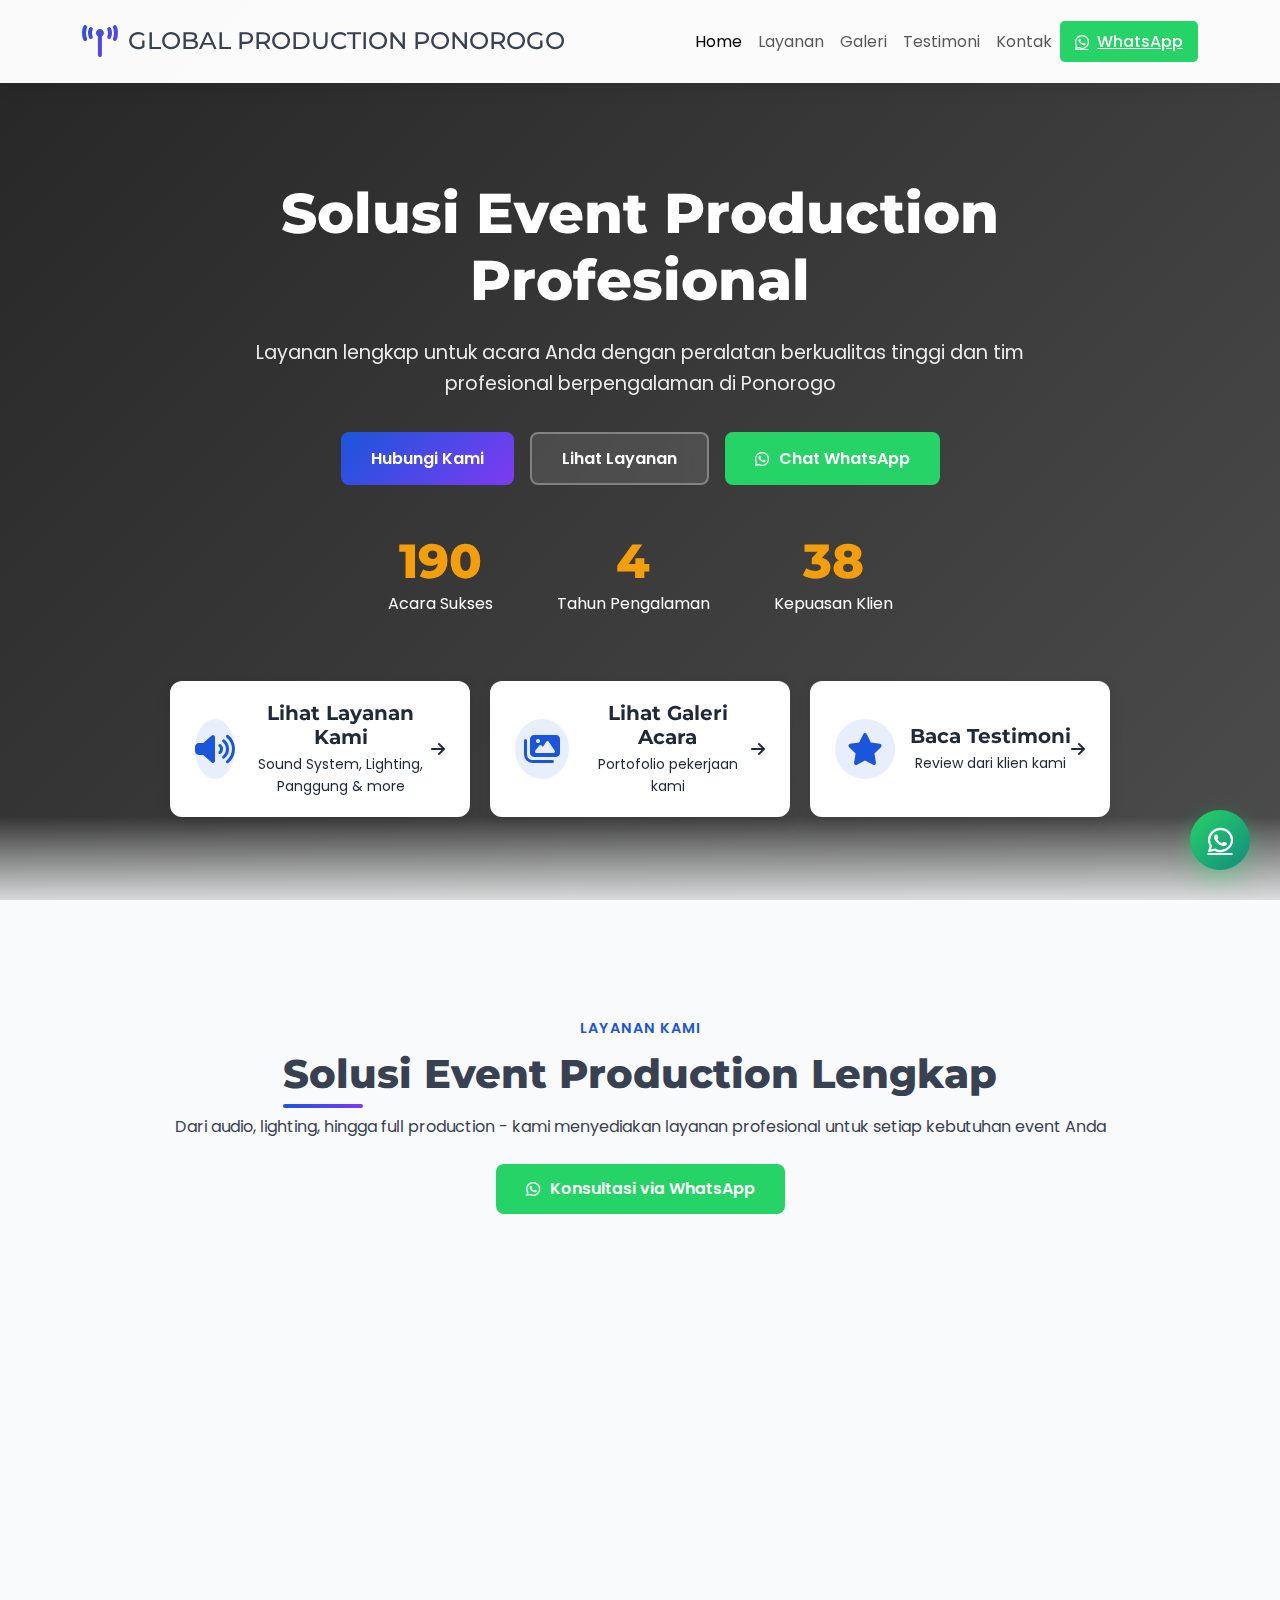
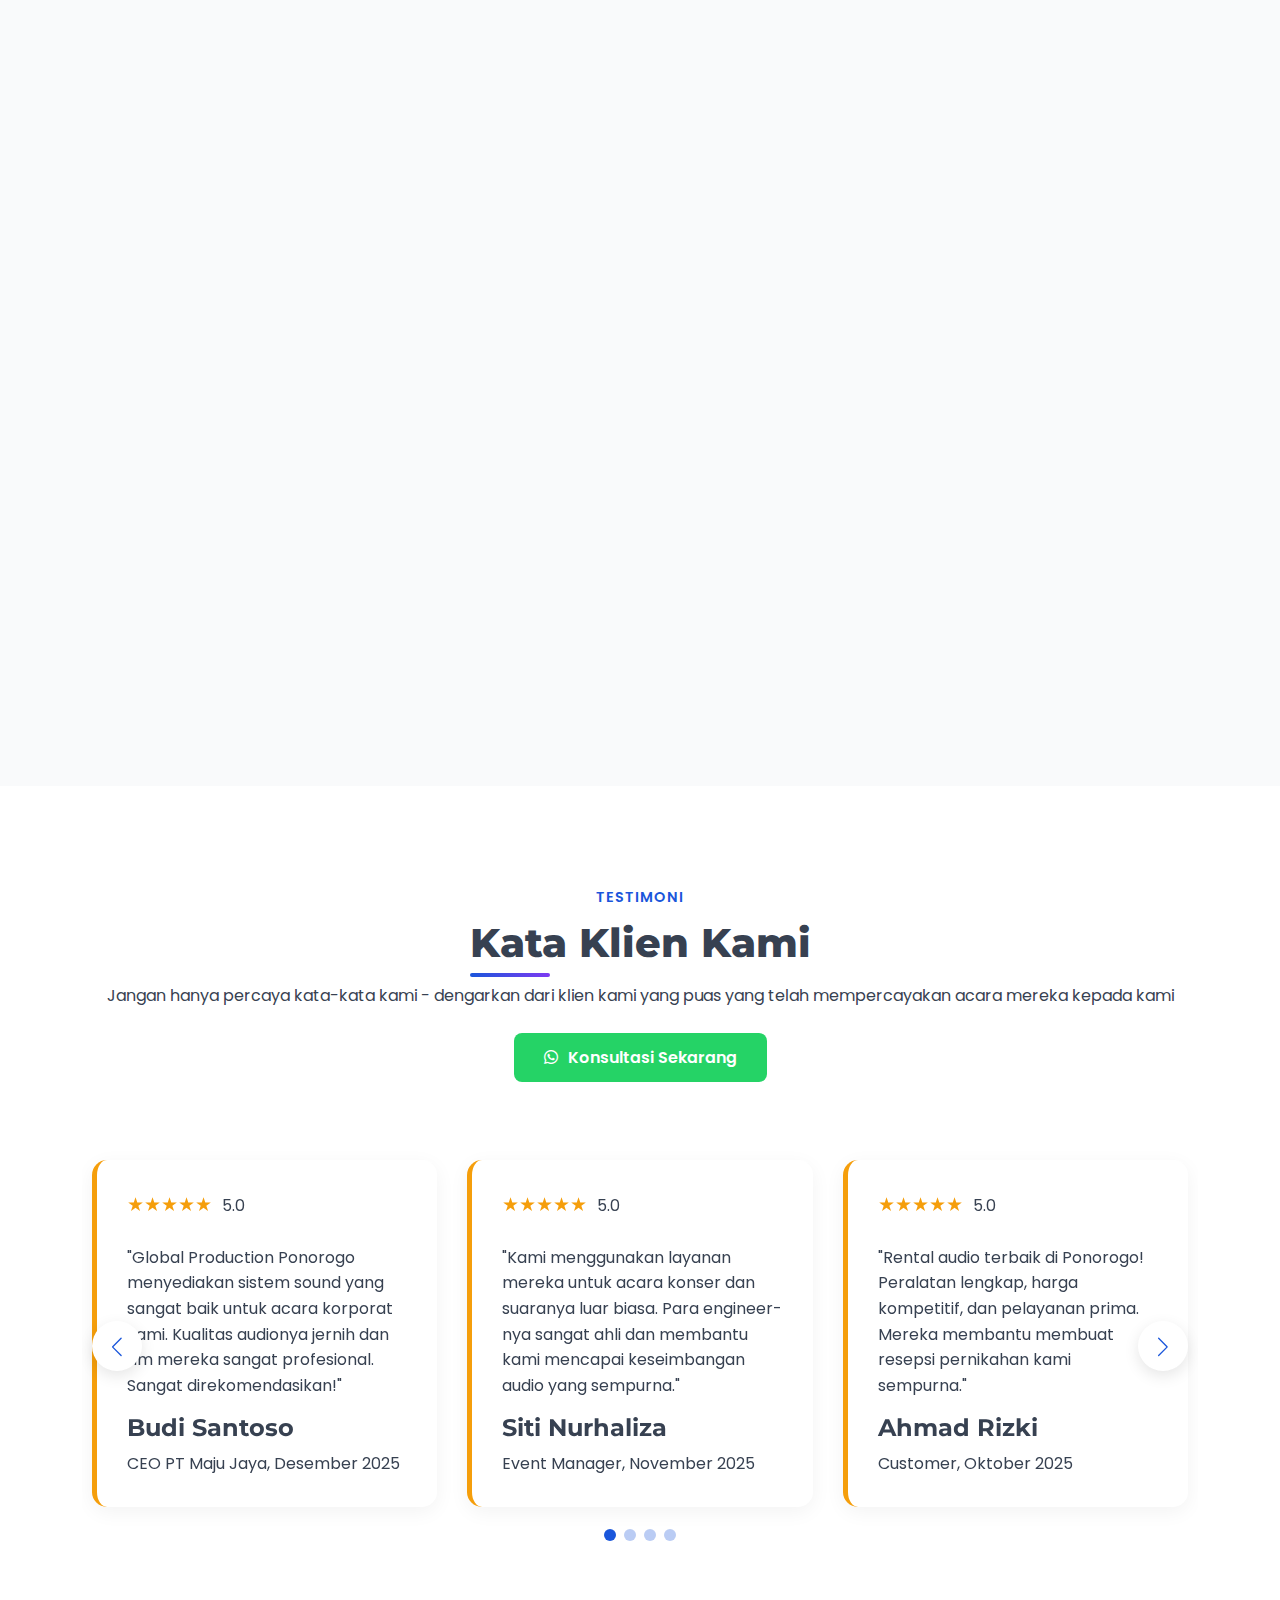
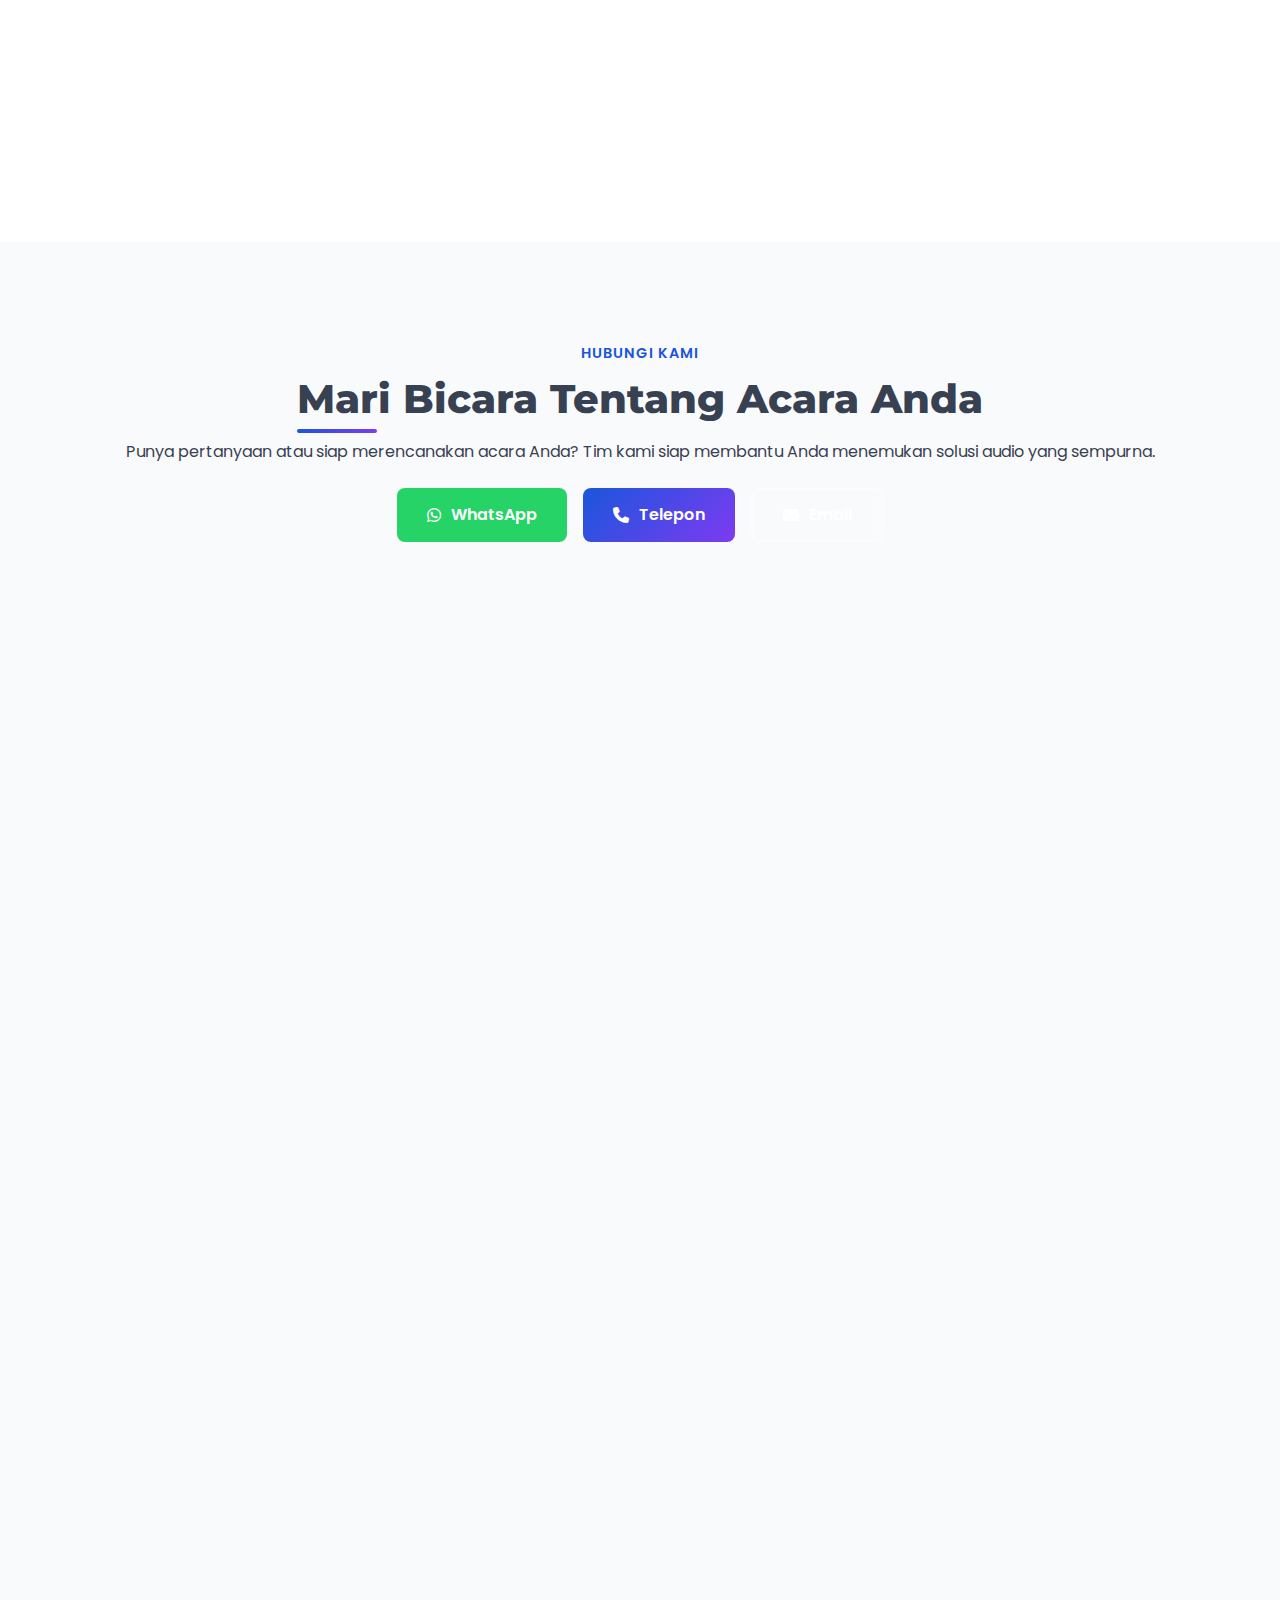
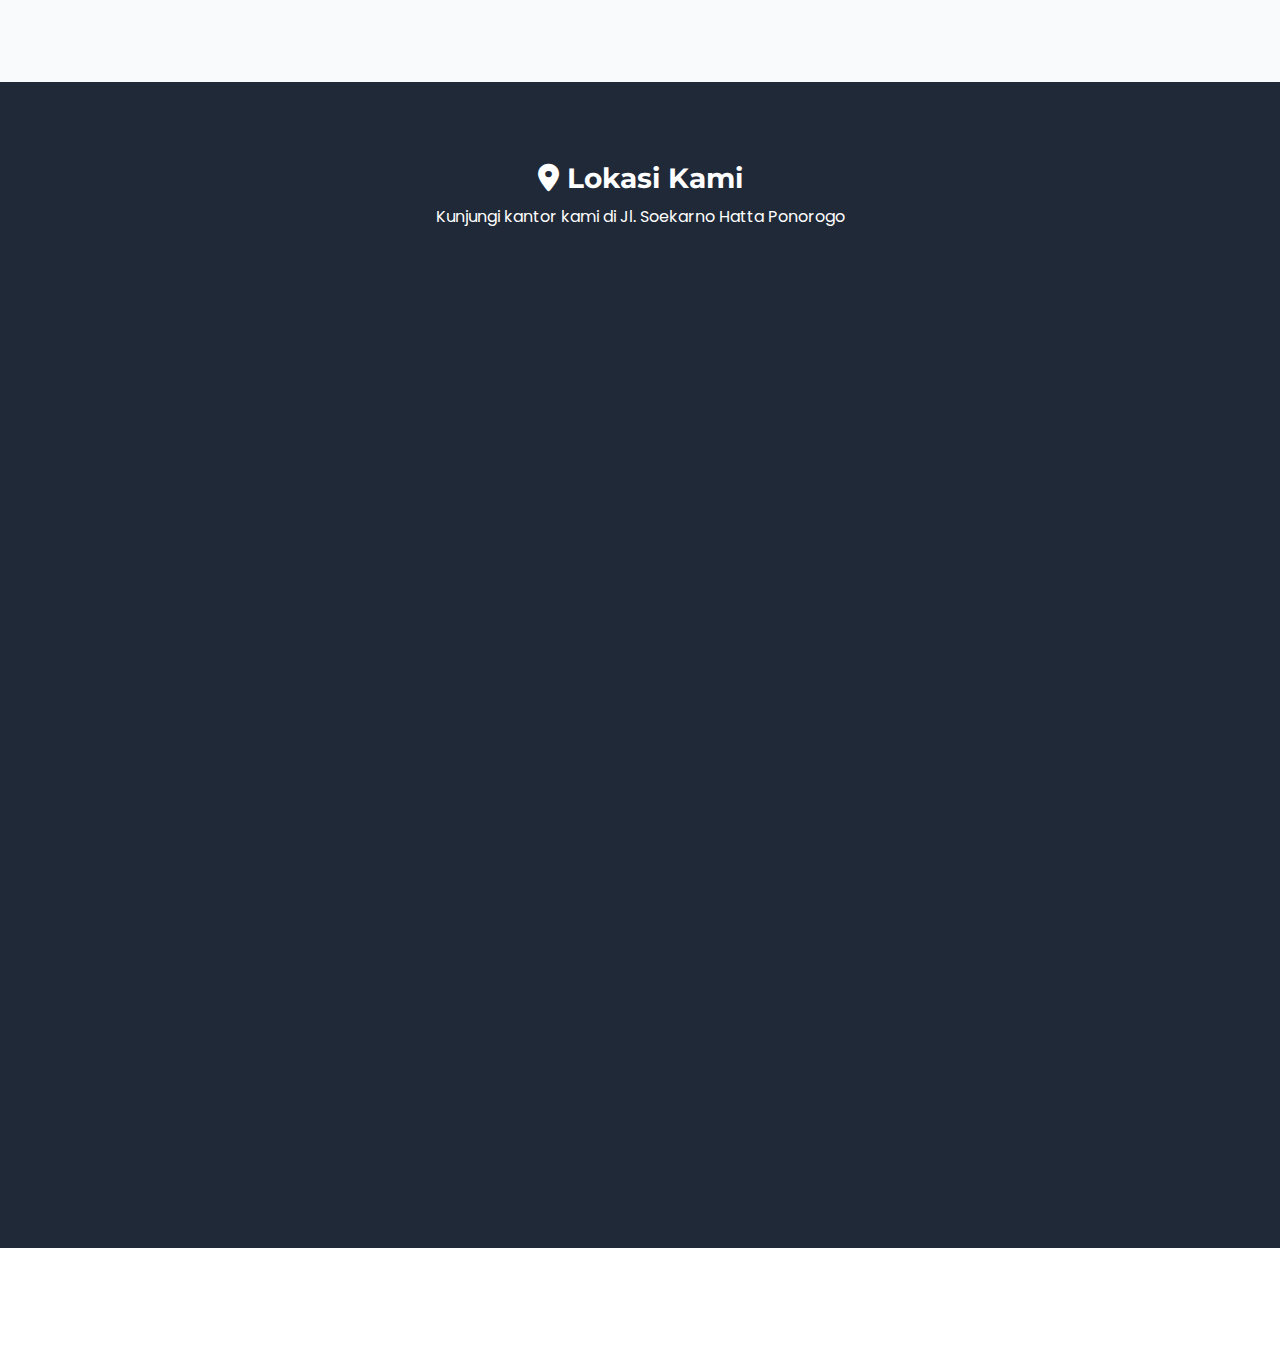
<file: index.html>
<!DOCTYPE html>
<html lang="id">
<head>
    <meta charset="UTF-8">
    <meta name="viewport" content="width=device-width, initial-scale=1.0">
    <title>GLOBAL PRODUCTION PONOROGO - Solusi Event Production Profesional</title>
    
    <!-- Bootstrap 5 CSS -->
    <link href="https://cdn.jsdelivr.net/npm/bootstrap@5.3.0/dist/css/bootstrap.min.css" rel="stylesheet">
    
    <!-- Bootstrap Icons -->
    <link rel="stylesheet" href="https://cdn.jsdelivr.net/npm/bootstrap-icons@1.10.0/font/bootstrap-icons.css">
    
    <!-- Font Awesome -->
    <link rel="stylesheet" href="https://cdnjs.cloudflare.com/ajax/libs/font-awesome/6.4.0/css/all.min.css">
    
    <!-- Google Fonts -->
    <link href="https://fonts.googleapis.com/css2?family=Poppins:wght@300;400;500;600;700&family=Montserrat:wght@700;800;900&display=swap" rel="stylesheet">
    
    <!-- AOS (Animate On Scroll) -->
    <link href="https://unpkg.com/aos@2.3.1/dist/aos.css" rel="stylesheet">
    
    <!-- Swiper CSS -->
    <link rel="stylesheet" href="https://cdn.jsdelivr.net/npm/swiper@9/swiper-bundle.min.css">
    
    <style>
        :root {
            --primary-color: #1a56db;
            --primary-dark: #1e40af;
            --secondary-color: #7e3af2;
            --accent-color: #f59e0b;
            --accent-dark: #d97706;
            --dark-color: #1f2937;
            --light-color: #f9fafb;
            --text-color: #374151;
            --success-color: #10b981;
            --danger-color: #ef4444;
            --warning-color: #f59e0b;
            --info-color: #3b82f6;
        }
        
        body {
            font-family: 'Poppins', sans-serif;
            color: var(--text-color);
            line-height: 1.6;
            overflow-x: hidden;
        }
        
        h1, h2, h3, h4, h5, h6 {
            font-family: 'Montserrat', sans-serif;
            font-weight: 700;
        }
        
        .section-title {
            font-size: 2.5rem;
            font-weight: 800;
            margin-bottom: 1rem;
            position: relative;
            display: inline-block;
        }
        
        .section-title::after {
            content: '';
            position: absolute;
            bottom: -10px;
            left: 0;
            width: 80px;
            height: 4px;
            background: linear-gradient(to right, var(--primary-color), var(--secondary-color));
            border-radius: 2px;
        }
        
        .section-subtitle {
            color: var(--primary-color);
            font-weight: 600;
            text-transform: uppercase;
            letter-spacing: 1px;
            font-size: 0.9rem;
            display: block;
            margin-bottom: 10px;
        }
        
        /* Custom Scrollbar */
        ::-webkit-scrollbar {
            width: 10px;
        }
        
        ::-webkit-scrollbar-track {
            background: #f1f1f1;
        }
        
        ::-webkit-scrollbar-thumb {
            background: var(--primary-color);
            border-radius: 5px;
        }
        
        ::-webkit-scrollbar-thumb:hover {
            background: var(--primary-dark);
        }
        
        /* Navigation */
        .navbar {
            background-color: rgba(255, 255, 255, 0.98);
            box-shadow: 0 4px 20px rgba(0, 0, 0, 0.08);
            padding: 1rem 0;
            position: fixed;
            top: 0;
            width: 100%;
            z-index: 1030;
            transition: all 0.3s ease;
        }
        
        .navbar.scrolled {
            padding: 0.5rem 0;
            background-color: rgba(255, 255, 255, 0.98);
            box-shadow: 0 4px 20px rgba(0, 0, 0, 0.1);
        }
        
        .logo {
            display: flex;
            align-items: center;
        }
        
        .logo-icon {
            font-size: 2rem;
            margin-right: 10px;
            color: var(--primary-color);
            background: linear-gradient(135deg, var(--primary-color), var(--secondary-color));
            -webkit-background-clip: text;
            -webkit-text-fill-color: transparent;
        }
        
        .nav-menu .nav-link {
            color: var(--dark-color);
            font-weight: 500;
            margin: 0 5px;
            padding: 8px 15px !important;
            border-radius: 5px;
            transition: all 0.3s;
        }
        
        .nav-menu .nav-link:hover,
        .nav-menu .nav-link.active {
            color: var(--primary-color);
            background-color: rgba(26, 86, 219, 0.08);
        }
        
        .navbar-toggler {
            border: none;
            padding: 0.5rem;
        }
        
        .navbar-toggler:focus {
            box-shadow: none;
        }
        
        .whatsapp-btn {
            background-color: #25D366;
            color: white;
            padding: 8px 15px;
            border-radius: 5px;
            font-weight: 500;
            transition: all 0.3s;
            display: flex;
            align-items: center;
            justify-content: center;
            gap: 8px;
        }
        
        .whatsapp-btn:hover {
            background-color: #128C7E;
            color: white;
            text-decoration: none;
            transform: translateY(-2px);
            box-shadow: 0 5px 15px rgba(37, 211, 102, 0.3);
        }
        
        /* Hero Section */
        .hero {
            padding: 180px 0 100px;
            background: linear-gradient(135deg, rgba(0, 0, 0, 0.85) 0%, rgba(0, 0, 0, 0.7) 100%), 
                        url('https://images.unsplash.com/photo-1501281668745-f6f261e0d0d6?ixlib=rb-4.0.3&auto=format&fit=crop&w=1920&q=80');
            background-size: cover;
            background-position: center;
            background-attachment: fixed;
            color: white;
            text-align: center;
            position: relative;
            overflow: hidden;
        }
        
        .hero::before {
            content: '';
            position: absolute;
            bottom: 0;
            left: 0;
            width: 100%;
            height: 100px;
            background: linear-gradient(to top, var(--light-color), transparent);
        }
        
        .hero-title {
            font-size: 3.5rem;
            font-weight: 800;
            margin-bottom: 1.5rem;
            line-height: 1.2;
        }
        
        .hero-desc {
            font-size: 1.2rem;
            max-width: 800px;
            margin: 0 auto 2rem;
            opacity: 0.9;
        }
        
        .btn-custom {
            padding: 12px 30px;
            border-radius: 8px;
            font-weight: 600;
            text-decoration: none;
            display: inline-flex;
            align-items: center;
            justify-content: center;
            gap: 10px;
            transition: all 0.3s;
            border: none;
            cursor: pointer;
        }
        
        .btn-primary-custom {
            background: linear-gradient(135deg, var(--primary-color), var(--secondary-color));
            color: white;
        }
        
        .btn-primary-custom:hover {
            color: white;
            transform: translateY(-3px);
            box-shadow: 0 10px 20px rgba(26, 86, 219, 0.3);
        }
        
        .btn-secondary-custom {
            background-color: rgba(255, 255, 255, 0.1);
            color: white;
            border: 2px solid rgba(255, 255, 255, 0.3);
            backdrop-filter: blur(10px);
        }
        
        .btn-secondary-custom:hover {
            background-color: white;
            color: var(--dark-color);
            transform: translateY(-3px);
        }
        
        .btn-whatsapp-custom {
            background-color: #25D366;
            color: white;
        }
        
        .btn-whatsapp-custom:hover {
            background-color: #128C7E;
            color: white;
            transform: translateY(-3px);
            box-shadow: 0 10px 20px rgba(37, 211, 102, 0.3);
        }
        
        .stats {
            display: flex;
            justify-content: center;
            margin: 3rem 0;
            gap: 4rem;
        }
        
        .stat-item h3 {
            font-size: 3rem;
            color: var(--accent-color);
            margin-bottom: 0;
            font-weight: 800;
        }
        
        /* Services Section */
        .services {
            padding: 100px 0;
            background-color: var(--light-color);
            position: relative;
        }
        
        .service-card {
            background-color: white;
            border-radius: 15px;
            padding: 30px;
            height: 100%;
            box-shadow: 0 5px 20px rgba(0, 0, 0, 0.05);
            transition: all 0.4s cubic-bezier(0.175, 0.885, 0.32, 1.275);
            border-top: 5px solid var(--primary-color);
            position: relative;
            overflow: hidden;
        }
        
        .service-card:hover {
            transform: translateY(-15px);
            box-shadow: 0 20px 40px rgba(0, 0, 0, 0.1);
        }
        
        .service-card::before {
            content: '';
            position: absolute;
            top: 0;
            left: 0;
            width: 100%;
            height: 5px;
            background: linear-gradient(to right, var(--primary-color), var(--secondary-color));
            transform: scaleX(0);
            transform-origin: left;
            transition: transform 0.4s ease;
        }
        
        .service-card:hover::before {
            transform: scaleX(1);
        }
        
        .service-icon {
            font-size: 2.5rem;
            color: var(--primary-color);
            margin-bottom: 1.5rem;
            display: inline-flex;
            align-items: center;
            justify-content: center;
            width: 70px;
            height: 70px;
            border-radius: 50%;
            background-color: rgba(26, 86, 219, 0.1);
        }
        
        .service-link {
            color: var(--primary-color);
            font-weight: 600;
            text-decoration: none;
            display: inline-flex;
            align-items: center;
            gap: 8px;
            margin-top: 1.5rem;
            transition: all 0.3s;
        }
        
        .service-link:hover {
            color: var(--secondary-color);
            gap: 12px;
        }
        
        /* Testimonials Section */
        .testimonials {
            padding: 100px 0;
            background-color: white;
            position: relative;
        }
        
        .testimonial-card {
            background-color: white;
            border-radius: 15px;
            padding: 30px;
            box-shadow: 0 5px 20px rgba(0, 0, 0, 0.05);
            height: 100%;
            border-left: 5px solid var(--accent-color);
            position: relative;
        }
        
        .rating {
            display: flex;
            align-items: center;
            margin-bottom: 1.5rem;
        }
        
        .stars {
            color: var(--accent-color);
            font-size: 1.2rem;
            margin-right: 10px;
        }
        
        /* Contact Section */
        .contact {
            padding: 100px 0;
            background-color: var(--light-color);
        }
        
        .contact-form {
            background-color: white;
            padding: 40px;
            border-radius: 15px;
            box-shadow: 0 10px 30px rgba(0, 0, 0, 0.08);
        }
        
        .contact-info {
            background-color: white;
            padding: 40px;
            border-radius: 15px;
            box-shadow: 0 10px 30px rgba(0, 0, 0, 0.08);
            height: 100%;
        }
        
        .info-item {
            display: flex;
            margin-bottom: 1.5rem;
            align-items: flex-start;
        }
        
        .info-icon {
            font-size: 1.5rem;
            color: var(--primary-color);
            margin-right: 15px;
            min-width: 30px;
            display: flex;
            align-items: center;
            justify-content: center;
            width: 50px;
            height: 50px;
            border-radius: 50%;
            background-color: rgba(26, 86, 219, 0.1);
        }
        
        /* Footer */
        .footer {
            background-color: var(--dark-color);
            color: white;
            padding-top: 80px;
        }
        
        .footer a {
            color: #d1d5db;
            text-decoration: none;
            transition: color 0.3s;
        }
        
        .footer a:hover {
            color: white;
        }
        
        .social-icons a {
            display: inline-flex;
            align-items: center;
            justify-content: center;
            width: 45px;
            height: 45px;
            border-radius: 50%;
            margin-right: 10px;
            color: white;
            transition: all 0.3s;
            font-size: 1.2rem;
        }
        
        .social-icons .instagram {
            background: linear-gradient(45deg, #405DE6, #5851DB, #833AB4, #C13584, #E1306C, #FD1D1D);
        }
        
        .social-icons .facebook {
            background-color: #1877F2;
        }
        
        .social-icons .tiktok {
            background-color: #000000;
        }
        
        .social-icons .youtube {
            background-color: #FF0000;
        }
        
        .social-icons .whatsapp {
            background-color: #25D366;
        }
        
        .social-icons a:hover {
            transform: translateY(-5px);
            box-shadow: 0 10px 20px rgba(0, 0, 0, 0.2);
        }
        
        /* WhatsApp Float Button */
        .whatsapp-float {
            position: fixed;
            bottom: 30px;
            right: 30px;
            background: linear-gradient(135deg, #25D366, #128C7E);
            color: white;
            width: 60px;
            height: 60px;
            border-radius: 50%;
            display: flex;
            align-items: center;
            justify-content: center;
            font-size: 1.8rem;
            box-shadow: 0 8px 25px rgba(37, 211, 102, 0.4);
            z-index: 1000;
            transition: all 0.4s;
            animation: float 3s ease-in-out infinite;
        }
        
        @keyframes float {
            0%, 100% { transform: translateY(0); }
            50% { transform: translateY(-10px); }
        }
        
        .whatsapp-float:hover {
            background: linear-gradient(135deg, #128C7E, #25D366);
            color: white;
            transform: scale(1.1);
            box-shadow: 0 15px 30px rgba(37, 211, 102, 0.5);
        }
        
        /* Maps Section */
        .maps-section {
            margin-bottom: 60px;
        }
        
        .google-maps {
            position: relative;
            border-radius: 15px;
            overflow: hidden;
            box-shadow: 0 10px 30px rgba(0, 0, 0, 0.1);
        }
        
        /* Back to Top Button */
        .back-to-top {
            position: fixed;
            bottom: 100px;
            right: 30px;
            width: 50px;
            height: 50px;
            background: linear-gradient(135deg, var(--primary-color), var(--secondary-color));
            color: white;
            border-radius: 50%;
            display: flex;
            align-items: center;
            justify-content: center;
            font-size: 1.5rem;
            box-shadow: 0 5px 15px rgba(26, 86, 219, 0.3);
            z-index: 999;
            opacity: 0;
            visibility: hidden;
            transition: all 0.3s;
            cursor: pointer;
        }
        
        .back-to-top.show {
            opacity: 1;
            visibility: visible;
        }
        
        .back-to-top:hover {
            transform: translateY(-5px);
            box-shadow: 0 10px 20px rgba(26, 86, 219, 0.4);
        }
        
        /* Responsive Adjustments */
        @media (max-width: 768px) {
            .hero-title {
                font-size: 2.5rem;
            }
            
            .section-title {
                font-size: 2rem;
            }
            
            .section-title::after {
                width: 60px;
                left: 50%;
                transform: translateX(-50%);
            }
            
            .stats {
                flex-direction: column;
                gap: 2rem;
            }
            
            .navbar-collapse {
                background-color: white;
                padding: 20px;
                border-radius: 10px;
                box-shadow: 0 10px 30px rgba(0, 0, 0, 0.1);
                margin-top: 15px;
            }
            
            .contact-form, .contact-info {
                padding: 25px;
            }
            
            .hero {
                padding: 150px 0 80px;
                background-attachment: scroll;
            }
        }
        
        /* Page Navigation */
        .page-navigation {
            display: flex;
            justify-content: center;
            flex-wrap: wrap;
            gap: 20px;
            margin-top: 40px;
        }
        
        .nav-card {
            display: flex;
            align-items: center;
            background-color: white;
            padding: 20px 25px;
            border-radius: 12px;
            text-decoration: none;
            color: var(--dark-color);
            box-shadow: 0 5px 15px rgba(0, 0, 0, 0.08);
            transition: all 0.4s;
            flex: 1;
            min-width: 250px;
            max-width: 300px;
        }
        
        .nav-card:hover {
            transform: translateY(-10px);
            box-shadow: 0 15px 30px rgba(0, 0, 0, 0.15);
            color: var(--primary-color);
        }
        
        .nav-icon {
            font-size: 2rem;
            color: var(--primary-color);
            margin-right: 15px;
            width: 60px;
            height: 60px;
            display: flex;
            align-items: center;
            justify-content: center;
            border-radius: 50%;
            background-color: rgba(26, 86, 219, 0.1);
        }
        
        /* Form Styles */
        .form-control, .form-select {
            padding: 12px 15px;
            border-radius: 8px;
            border: 1px solid #e5e7eb;
            transition: all 0.3s;
        }
        
        .form-control:focus, .form-select:focus {
            border-color: var(--primary-color);
            box-shadow: 0 0 0 3px rgba(26, 86, 219, 0.1);
        }
        
        /* Floating Labels */
        .form-floating>.form-control, .form-floating>.form-control-plaintext, .form-floating>.form-select {
            height: calc(3.5rem + 2px);
            line-height: 1.25;
        }
        
        /* Alert Styles */
        .alert-custom {
            border-radius: 10px;
            border: none;
            box-shadow: 0 5px 15px rgba(0, 0, 0, 0.05);
        }
        
        /* Progress Bar Animation */
        .progress-bar {
            transition: width 1.5s ease-in-out;
        }
        
        /* Card Hover Effects */
        .hover-effect {
            transition: transform 0.3s ease, box-shadow 0.3s ease;
        }
        
        .hover-effect:hover {
            transform: translateY(-5px);
            box-shadow: 0 10px 25px rgba(0, 0, 0, 0.1);
        }
        
        /* Loading Animation */
        .loader {
            display: inline-block;
            width: 80px;
            height: 80px;
        }
        
        .loader:after {
            content: " ";
            display: block;
            width: 64px;
            height: 64px;
            margin: 8px;
            border-radius: 50%;
            border: 6px solid var(--primary-color);
            border-color: var(--primary-color) transparent var(--primary-color) transparent;
            animation: loader 1.2s linear infinite;
        }
        
        @keyframes loader {
            0% { transform: rotate(0deg); }
            100% { transform: rotate(360deg); }
        }
        
        /* Swiper Customizations */
        .swiper {
            width: 100%;
            padding: 30px 10px 50px !important;
        }
        
        .swiper-slide {
            height: auto;
        }
        
        .swiper-pagination-bullet {
            width: 12px;
            height: 12px;
            background-color: var(--primary-color);
            opacity: 0.3;
        }
        
        .swiper-pagination-bullet-active {
            opacity: 1;
            background-color: var(--primary-color);
        }
        
        .swiper-button-next, .swiper-button-prev {
            color: var(--primary-color);
            background-color: white;
            width: 50px;
            height: 50px;
            border-radius: 50%;
            box-shadow: 0 5px 15px rgba(0, 0, 0, 0.1);
        }
        
        .swiper-button-next:after, .swiper-button-prev:after {
            font-size: 1.2rem;
        }
        
        /* Animated Background */
        .animated-bg {
            position: absolute;
            top: 0;
            left: 0;
            width: 100%;
            height: 100%;
            overflow: hidden;
            z-index: -1;
        }
        
        .animated-bg span {
            position: absolute;
            display: block;
            width: 20px;
            height: 20px;
            background: rgba(255, 255, 255, 0.1);
            animation: animate 25s linear infinite;
            bottom: -150px;
        }
        
        .animated-bg span:nth-child(1) {
            left: 25%;
            width: 80px;
            height: 80px;
            animation-delay: 0s;
        }
        
        .animated-bg span:nth-child(2) {
            left: 10%;
            width: 20px;
            height: 20px;
            animation-delay: 2s;
            animation-duration: 12s;
        }
        
        .animated-bg span:nth-child(3) {
            left: 70%;
            width: 20px;
            height: 20px;
            animation-delay: 4s;
        }
        
        .animated-bg span:nth-child(4) {
            left: 40%;
            width: 60px;
            height: 60px;
            animation-delay: 0s;
            animation-duration: 18s;
        }
        
        .animated-bg span:nth-child(5) {
            left: 65%;
            width: 20px;
            height: 20px;
            animation-delay: 0s;
        }
        
        .animated-bg span:nth-child(6) {
            left: 75%;
            width: 110px;
            height: 110px;
            animation-delay: 3s;
        }
        
        .animated-bg span:nth-child(7) {
            left: 35%;
            width: 150px;
            height: 150px;
            animation-delay: 7s;
        }
        
        .animated-bg span:nth-child(8) {
            left: 50%;
            width: 25px;
            height: 25px;
            animation-delay: 15s;
            animation-duration: 45s;
        }
        
        .animated-bg span:nth-child(9) {
            left: 20%;
            width: 15px;
            height: 15px;
            animation-delay: 2s;
            animation-duration: 35s;
        }
        
        .animated-bg span:nth-child(10) {
            left: 85%;
            width: 150px;
            height: 150px;
            animation-delay: 0s;
            animation-duration: 11s;
        }
        
        @keyframes animate {
            0% {
                transform: translateY(0) rotate(0deg);
                opacity: 1;
                border-radius: 0;
            }
            
            100% {
                transform: translateY(-1000px) rotate(720deg);
                opacity: 0;
                border-radius: 50%;
            }
        }
    </style>
</head>
<body>
    <!-- Navigation -->
    <nav class="navbar navbar-expand-lg" id="mainNavbar">
        <div class="container">
            <div class="logo">
                <span class="logo-icon"><i class="fas fa-broadcast-tower"></i></span>
                <h1 class="h4 mb-0">GLOBAL PRODUCTION PONOROGO</h1>
            </div>
            
            <button class="navbar-toggler" type="button" data-bs-toggle="collapse" data-bs-target="#navbarNav" aria-controls="navbarNav" aria-expanded="false" aria-label="Toggle navigation">
                <i class="fas fa-bars"></i>
            </button>
            
            <div class="collapse navbar-collapse" id="navbarNav">
                <div class="navbar-nav ms-auto align-items-center">
                    <a class="nav-link active" href="index.html">Home</a>
                    <a class="nav-link" href="services.html">Layanan</a>
                    <a class="nav-link" href="gallery.html">Galeri</a>
                    <a class="nav-link" href="testimonials.html">Testimoni</a>
                    <a class="nav-link" href="contact.html">Kontak</a>
                    <a href="https://wa.me/+6282134567890?text=Halo%20Global%20Production%20Ponorogo%2C%20Saya%20ingin%20bertanya%20tentang%20layanan%3A%0A%0A-%20Sound%20System%0A-%20Syuting%0A-%20Multimedia%0A-%20Event%20Organizer%0A-%20Lighting%0A-%20Stage%0A-%20Rigging%0A-%20Panggung" 
                       target="_blank" class="whatsapp-btn">
                       <i class="fab fa-whatsapp"></i> WhatsApp
                    </a>
                </div>
            </div>
        </div>
    </nav>

    <!-- Hero Section -->
    <section class="hero">
        <!-- Animated Background -->
        <div class="animated-bg">
            <span></span>
            <span></span>
            <span></span>
            <span></span>
            <span></span>
            <span></span>
            <span></span>
            <span></span>
            <span></span>
            <span></span>
        </div>
        
        <div class="container">
            <div class="row justify-content-center">
                <div class="col-lg-10" data-aos="fade-up" data-aos-duration="1000">
                    <h1 class="hero-title">Solusi Event Production Profesional</h1>
                    <p class="hero-desc">Layanan lengkap untuk acara Anda dengan peralatan berkualitas tinggi dan tim profesional berpengalaman di Ponorogo</p>
                    
                    <div class="d-flex flex-wrap justify-content-center gap-3 mt-4">
                        <a href="contact.html" class="btn-custom btn-primary-custom">Hubungi Kami</a>
                        <a href="services.html" class="btn-custom btn-secondary-custom">Lihat Layanan</a>
                        <a href="https://wa.me/+6282134567890?text=Halo%20Global%20Production%20Ponorogo%2C%20Saya%20ingin%20bertanya%20tentang%20layanan%3A%0A%0A-%20Sound%20System%0A-%20Syuting%0A-%20Multimedia%0A-%20Event%20Organizer%0A-%20Lighting%0A-%20Stage%0A-%20Rigging%0A-%20Panggung" 
                           target="_blank" class="btn-custom btn-whatsapp-custom">
                           <i class="fab fa-whatsapp"></i> Chat WhatsApp
                        </a>
                    </div>
                </div>
            </div>
            
            <div class="stats mt-5">
                <div class="stat-item text-center" data-aos="fade-up" data-aos-delay="100">
                    <h3 class="counter" data-count="500">0</h3>
                    <p>Acara Sukses</p>
                </div>
                <div class="stat-item text-center" data-aos="fade-up" data-aos-delay="200">
                    <h3 class="counter" data-count="10">0</h3>
                    <p>Tahun Pengalaman</p>
                </div>
                <div class="stat-item text-center" data-aos="fade-up" data-aos-delay="300">
                    <h3 class="counter" data-count="100">0</h3>
                    <p>Kepuasan Klien</p>
                </div>
            </div>
            
            <!-- Tombol navigasi ke halaman lain -->
            <div class="page-navigation mt-5">
                <a href="services.html" class="nav-card" data-aos="zoom-in" data-aos-delay="100">
                    <div class="nav-icon">
                        <i class="fas fa-volume-up"></i>
                    </div>
                    <div class="nav-content">
                        <h5 class="mb-1">Lihat Layanan Kami</h5>
                        <p class="small mb-0">Sound System, Lighting, Panggung & more</p>
                    </div>
                    <i class="fas fa-arrow-right ms-auto"></i>
                </a>
                <a href="gallery.html" class="nav-card" data-aos="zoom-in" data-aos-delay="200">
                    <div class="nav-icon">
                        <i class="fas fa-images"></i>
                    </div>
                    <div class="nav-content">
                        <h5 class="mb-1">Lihat Galeri Acara</h5>
                        <p class="small mb-0">Portofolio pekerjaan kami</p>
                    </div>
                    <i class="fas fa-arrow-right ms-auto"></i>
                </a>
                <a href="testimonials.html" class="nav-card" data-aos="zoom-in" data-aos-delay="300">
                    <div class="nav-icon">
                        <i class="fas fa-star"></i>
                    </div>
                    <div class="nav-content">
                        <h5 class="mb-1">Baca Testimoni</h5>
                        <p class="small mb-0">Review dari klien kami</p>
                    </div>
                    <i class="fas fa-arrow-right ms-auto"></i>
                </a>
            </div>
        </div>
    </section>

    <!-- Services Section -->
    <section class="services" id="services">
        <div class="container">
            <div class="section-header text-center mb-5">
                <span class="section-subtitle">LAYANAN KAMI</span>
                <h2 class="section-title">Solusi Event Production Lengkap</h2>
                <p class="section-desc">Dari audio, lighting, hingga full production - kami menyediakan layanan profesional untuk setiap kebutuhan event Anda</p>
                
                <!-- Tombol WhatsApp di header -->
                <div class="section-action mt-4">
                    <a href="https://wa.me/+6282134567890?text=Halo%20Global%20Production%20Ponorogo%2C%20Saya%20ingin%20bertanya%20tentang%20layanan%3A%0A%0A-%20Sound%20System%0A-%20Syuting%0A-%20Multimedia%0A-%20Event%20Organizer%0A-%20Lighting%0A-%20Stage%0A-%20Rigging%0A-%20Panggung" 
                       target="_blank" class="btn-custom btn-whatsapp-custom">
                       <i class="fab fa-whatsapp"></i> Konsultasi via WhatsApp
                    </a>
                </div>
            </div>
            
            <div class="row g-4">
                <div class="col-md-6 col-lg-4 col-xl-3" data-aos="fade-up" data-aos-delay="100">
                    <div class="service-card hover-effect">
                        <div class="service-icon">
                            <i class="fas fa-volume-up"></i>
                        </div>
                        <h3>Sound System Professional</h3>
                        <p>Penyewaan sound system berkualitas tinggi untuk segala jenis acara dengan teknisi ahli.</p>
                        <a href="https://wa.me/+6282134567890?text=Halo%20Global%20Production%20Ponorogo%2C%20Saya%20ingin%20bertanya%20tentang%20layanan%20Sound%20System" 
                           target="_blank" class="service-link">Pesan Sekarang <i class="fas fa-arrow-right"></i></a>
                    </div>
                </div>
                
                <div class="col-md-6 col-lg-4 col-xl-3" data-aos="fade-up" data-aos-delay="150">
                    <div class="service-card hover-effect">
                        <div class="service-icon">
                            <i class="fas fa-video"></i>
                        </div>
                        <h3>Production Syuting</h3>
                        <p>Layanan produksi video dan syuting profesional untuk film, iklan, dan dokumentasi.</p>
                        <a href="https://wa.me/+6282134567890?text=Halo%20Global%20Production%20Ponorogo%2C%20Saya%20ingin%20bertanya%20tentang%20layanan%20Production%20Syuting" 
                           target="_blank" class="service-link">Pesan Sekarang <i class="fas fa-arrow-right"></i></a>
                    </div>
                </div>
                
                <div class="col-md-6 col-lg-4 col-xl-3" data-aos="fade-up" data-aos-delay="200">
                    <div class="service-card hover-effect">
                        <div class="service-icon">
                            <i class="fas fa-photo-video"></i>
                        </div>
                        <h3>Multimedia Solution</h3>
                        <p>Solusi multimedia lengkap termasuk proyektor, LED wall, dan peralatan presentasi.</p>
                        <a href="https://wa.me/+6282134567890?text=Halo%20Global%20Production%20Ponorogo%2C%20Saya%20ingin%20bertanya%20tentang%20layanan%20Multimedia" 
                           target="_blank" class="service-link">Pesan Sekarang <i class="fas fa-arrow-right"></i></a>
                    </div>
                </div>
                
                <div class="col-md-6 col-lg-4 col-xl-3" data-aos="fade-up" data-aos-delay="250">
                    <div class="service-card hover-effect">
                        <div class="service-icon">
                            <i class="fas fa-calendar-alt"></i>
                        </div>
                        <h3>Event Organizer</h3>
                        <p>Jasa event organizer profesional untuk mengatur acara dari konsep hingga eksekusi.</p>
                        <a href="https://wa.me/+6282134567890?text=Halo%20Global%20Production%20Ponorogo%2C%20Saya%20ingin%20bertanya%20tentang%20layanan%20Event%20Organizer" 
                           target="_blank" class="service-link">Pesan Sekarang <i class="fas fa-arrow-right"></i></a>
                    </div>
                </div>
                
                <div class="col-md-6 col-lg-4 col-xl-3" data-aos="fade-up" data-aos-delay="100">
                    <div class="service-card hover-effect">
                        <div class="service-icon">
                            <i class="fas fa-lightbulb"></i>
                        </div>
                        <h3>Lighting System</h3>
                        <p>Sistem pencahayaan profesional untuk konser, panggung, dan event indoor/outdoor.</p>
                        <a href="https://wa.me/+6282134567890?text=Halo%20Global%20Production%20Ponorogo%2C%20Saya%20ingin%20bertanya%20tentang%20layanan%20Lighting" 
                           target="_blank" class="service-link">Pesan Sekarang <i class="fas fa-arrow-right"></i></a>
                    </div>
                </div>
                
                <div class="col-md-6 col-lg-4 col-xl-3" data-aos="fade-up" data-aos-delay="150">
                    <div class="service-card hover-effect">
                        <div class="service-icon">
                            <i class="fas fa-theater-masks"></i>
                        </div>
                        <h3>Stage & Panggung</h3>
                        <p>Penyewaan panggung profesional dengan berbagai ukuran dan konfigurasi.</p>
                        <a href="https://wa.me/+6282134567890?text=Halo%20Global%20Production%20Ponorogo%2C%20Saya%20ingin%20bertanya%20tentang%20layanan%20Stage%20%26%20Panggung" 
                           target="_blank" class="service-link">Pesan Sekarang <i class="fas fa-arrow-right"></i></a>
                    </div>
                </div>
                
                <div class="col-md-6 col-lg-4 col-xl-3" data-aos="fade-up" data-aos-delay="200">
                    <div class="service-card hover-effect">
                        <div class="service-icon">
                            <i class="fas fa-cogs"></i>
                        </div>
                        <h3>Rigging System</h3>
                        <p>Sistem rigging aman untuk menggantung lighting, audio, dan properti panggung.</p>
                        <a href="https://wa.me/+6282134567890?text=Halo%20Global%20Production%20Ponorogo%2C%20Saya%20ingin%20bertanya%20tentang%20layanan%20Rigging" 
                           target="_blank" class="service-link">Pesan Sekarang <i class="fas fa-arrow-right"></i></a>
                    </div>
                </div>
                
                <div class="col-md-6 col-lg-4 col-xl-3" data-aos="fade-up" data-aos-delay="250">
                    <div class="service-card hover-effect">
                        <div class="service-icon">
                            <i class="fas fa-tools"></i>
                        </div>
                        <h3>Instalasi Permanent</h3>
                        <p>Instalasi sistem audio, lighting, dan multimedia permanen untuk venue.</p>
                        <a href="https://wa.me/+6282134567890?text=Halo%20Global%20Production%20Ponorogo%2C%20Saya%20ingin%20bertanya%20tentang%20layanan%20Instalasi%20Permanent" 
                           target="_blank" class="service-link">Pesan Sekarang <i class="fas fa-arrow-right"></i></a>
                    </div>
                </div>
            </div>
            
            <!-- Tombol navigasi -->
            <div class="page-navigation justify-content-center mt-5">
                <a href="gallery.html" class="nav-card" data-aos="fade-up" data-aos-delay="100">
                    <div class="nav-icon">
                        <i class="fas fa-images"></i>
                    </div>
                    <div class="nav-content">
                        <h5 class="mb-1">Lihat Galeri Pekerjaan</h5>
                        <p class="small mb-0">Portofolio lengkap kami</p>
                    </div>
                    <i class="fas fa-arrow-right ms-auto"></i>
                </a>
                <a href="testimonials.html" class="nav-card" data-aos="fade-up" data-aos-delay="200">
                    <div class="nav-icon">
                        <i class="fas fa-star"></i>
                    </div>
                    <div class="nav-content">
                        <h5 class="mb-1">Lihat Testimoni Klien</h5>
                        <p class="small mb-0">Review & rating</p>
                    </div>
                    <i class="fas fa-arrow-right ms-auto"></i>
                </a>
                <a href="contact.html" class="nav-card" data-aos="fade-up" data-aos-delay="300">
                    <div class="nav-icon">
                        <i class="fas fa-envelope"></i>
                    </div>
                    <div class="nav-content">
                        <h5 class="mb-1">Hubungi Kami</h5>
                        <p class="small mb-0">Untuk konsultasi & penawaran</p>
                    </div>
                    <i class="fas fa-arrow-right ms-auto"></i>
                </a>
            </div>
        </div>
    </section>

    <!-- Testimonials Section -->
    <section class="testimonials" id="testimonials">
        <div class="container">
            <div class="section-header text-center mb-5">
                <span class="section-subtitle">TESTIMONI</span>
                <h2 class="section-title">Kata Klien Kami</h2>
                <p class="section-desc">Jangan hanya percaya kata-kata kami - dengarkan dari klien kami yang puas yang telah mempercayakan acara mereka kepada kami</p>
                
                <!-- Tombol WhatsApp -->
                <div class="section-action mt-4">
                    <a href="https://wa.me/+6282134567890?text=Halo%20Global%20Production%20Ponorogo%2C%20Saya%20baru%20melihat%20testimoni%20dan%20ingin%20konsultasi%20tentang%20layanan%3A%0A%0A-%20Sound%20System%0A-%20Syuting%0A-%20Multimedia%0A-%20Event%20Organizer%0A-%20Lighting%0A-%20Stage%0A-%20Rigging%0A-%20Panggung" 
                       target="_blank" class="btn-custom btn-whatsapp-custom">
                       <i class="fab fa-whatsapp"></i> Konsultasi Sekarang
                    </a>
                </div>
            </div>
            
            <!-- Testimonials Carousel -->
            <div class="swiper mySwiper">
                <div class="swiper-wrapper">
                    <div class="swiper-slide">
                        <div class="testimonial-card">
                            <div class="rating">
                                <span class="stars">★★★★★</span>
                                <span class="rating-number">5.0</span>
                            </div>
                            <p class="testimonial-text">"Global Production Ponorogo menyediakan sistem sound yang sangat baik untuk acara korporat kami. Kualitas audionya jernih dan tim mereka sangat profesional. Sangat direkomendasikan!"</p>
                            <div class="client-info">
                                <h4>Budi Santoso</h4>
                                <span>CEO PT Maju Jaya, Desember 2025</span>
                            </div>
                        </div>
                    </div>
                    
                    <div class="swiper-slide">
                        <div class="testimonial-card">
                            <div class="rating">
                                <span class="stars">★★★★★</span>
                                <span class="rating-number">5.0</span>
                            </div>
                            <p class="testimonial-text">"Kami menggunakan layanan mereka untuk acara konser dan suaranya luar biasa. Para engineer-nya sangat ahli dan membantu kami mencapai keseimbangan audio yang sempurna."</p>
                            <div class="client-info">
                                <h4>Siti Nurhaliza</h4>
                                <span>Event Manager, November 2025</span>
                            </div>
                        </div>
                    </div>
                    
                    <div class="swiper-slide">
                        <div class="testimonial-card">
                            <div class="rating">
                                <span class="stars">★★★★★</span>
                                <span class="rating-number">5.0</span>
                            </div>
                            <p class="testimonial-text">"Rental audio terbaik di Ponorogo! Peralatan lengkap, harga kompetitif, dan pelayanan prima. Mereka membantu membuat resepsi pernikahan kami sempurna."</p>
                            <div class="client-info">
                                <h4>Ahmad Rizki</h4>
                                <span>Customer, Oktober 2025</span>
                            </div>
                        </div>
                    </div>
                    
                    <div class="swiper-slide">
                        <div class="testimonial-card">
                            <div class="rating">
                                <span class="stars">★★★★★</span>
                                <span class="rating-number">5.0</span>
                            </div>
                            <p class="testimonial-text">"Layanan lighting system untuk festival tahunan kami sangat memukau. Tim responsif dan kreatif dalam memberikan solusi pencahayaan yang menarik."</p>
                            <div class="client-info">
                                <h4>Dewi Lestari</h4>
                                <span>Ketua Panitia Festival, September 2025</span>
                            </div>
                        </div>
                    </div>
                </div>
                <div class="swiper-pagination"></div>
                <div class="swiper-button-next"></div>
                <div class="swiper-button-prev"></div>
            </div>
            
            <!-- Tombol navigasi -->
            <div class="page-navigation justify-content-center mt-5">
                <a href="services.html" class="nav-card" data-aos="fade-up" data-aos-delay="100">
                    <div class="nav-icon">
                        <i class="fas fa-volume-up"></i>
                    </div>
                    <div class="nav-content">
                        <h5 class="mb-1">Lihat Layanan Kami</h5>
                        <p class="small mb-0">Sound, Lighting, Stage & more</p>
                    </div>
                    <i class="fas fa-arrow-right ms-auto"></i>
                </a>
                <a href="gallery.html" class="nav-card" data-aos="fade-up" data-aos-delay="200">
                    <div class="nav-icon">
                        <i class="fas fa-images"></i>
                    </div>
                    <div class="nav-content">
                        <h5 class="mb-1">Lihat Galeri Acara</h5>
                        <p class="small mb-0">Foto & video dokumentasi</p>
                    </div>
                    <i class="fas fa-arrow-right ms-auto"></i>
                </a>
                <a href="contact.html" class="nav-card" data-aos="fade-up" data-aos-delay="300">
                    <div class="nav-icon">
                        <i class="fas fa-comments"></i>
                    </div>
                    <div class="nav-content">
                        <h5 class="mb-1">Buat Janji Konsultasi</h5>
                        <p class="small mb-0">Gratis konsultasi pertama</p>
                    </div>
                    <i class="fas fa-arrow-right ms-auto"></i>
                </a>
            </div>
        </div>
    </section>

    <!-- Contact Section -->
    <section class="contact" id="contact">
        <div class="container">
            <div class="section-header text-center mb-5">
                <span class="section-subtitle">HUBUNGI KAMI</span>
                <h2 class="section-title">Mari Bicara Tentang Acara Anda</h2>
                <p class="section-desc">Punya pertanyaan atau siap merencanakan acara Anda? Tim kami siap membantu Anda menemukan solusi audio yang sempurna.</p>
                
                <!-- Opsi kontak cepat -->
                <div class="d-flex justify-content-center flex-wrap gap-3 mt-4">
                    <a href="https://wa.me/+6282134567890?text=Halo%20Global%20Production%20Ponorogo%2C%20Saya%20ingin%20konsultasi%20tentang%20layanan%3A%0A%0A-%20Sound%20System%0A-%20Syuting%0A-%20Multimedia%0A-%20Event%20Organizer%0A-%20Lighting%0A-%20Stage%0A-%20Rigging%0A-%20Panggung" 
                       target="_blank" class="btn-custom btn-whatsapp-custom">
                       <i class="fab fa-whatsapp"></i> WhatsApp
                    </a>
                    <a href="tel:+6282134567890" class="btn-custom btn-primary-custom">
                        <i class="fas fa-phone"></i> Telepon
                    </a>
                    <a href="mailto:info@globalproductionponorogo.com" class="btn-custom btn-secondary-custom">
                        <i class="fas fa-envelope"></i> Email
                    </a>
                </div>
            </div>
            
            <div class="row g-5">
                <div class="col-lg-7" data-aos="fade-right">
                    <div class="contact-form">
                        <h3>Kirim Pesan</h3>
                        <form id="contactForm" action="#" method="POST">
                            <div class="row">
                                <div class="col-md-6">
                                    <div class="mb-3">
                                        <label for="first_name" class="form-label">Nama Depan <span class="text-danger">*</span></label>
                                        <input type="text" class="form-control" id="first_name" name="first_name" placeholder="Masukkan nama depan" required>
                                    </div>
                                </div>
                                <div class="col-md-6">
                                    <div class="mb-3">
                                        <label for="last_name" class="form-label">Nama Belakang <span class="text-danger">*</span></label>
                                        <input type="text" class="form-control" id="last_name" name="last_name" placeholder="Masukkan nama belakang" required>
                                    </div>
                                </div>
                            </div>
                            
                            <div class="mb-3">
                                <label for="email" class="form-label">Email <span class="text-danger">*</span></label>
                                <input type="email" class="form-control" id="email" name="email" placeholder="alamat@email.com" required>
                            </div>
                            
                            <div class="mb-3">
                                <label for="phone" class="form-label">Nomor Telepon/WhatsApp <span class="text-danger">*</span></label>
                                <input type="tel" class="form-control" id="phone" name="phone" placeholder="+62 812 3456 7890" required>
                            </div>
                            
                            <div class="mb-3">
                                <label for="event_type" class="form-label">Jenis Acara <span class="text-danger">*</span></label>
                                <select class="form-select" id="event_type" name="event_type" required>
                                    <option value="">Pilih jenis acara</option>
                                    <option value="wedding">Pernikahan</option>
                                    <option value="corporate">Korporat</option>
                                    <option value="concert">Konser</option>
                                    <option value="festival">Festival</option>
                                    <option value="installation">Instalasi Permanen</option>
                                    <option value="other">Lainnya</option>
                                </select>
                            </div>
                            
                            <div class="mb-3">
                                <label for="message" class="form-label">Pesan <span class="text-danger">*</span></label>
                                <textarea class="form-control" id="message" name="message" placeholder="Ceritakan tentang kebutuhan audio Anda..." rows="4" required></textarea>
                            </div>
                            
                            <div class="form-check mb-3">
                                <input class="form-check-input" type="checkbox" id="agreeTerms" required>
                                <label class="form-check-label" for="agreeTerms">
                                    Saya setuju dengan <a href="#" class="text-primary">kebijakan privasi</a> dan <a href="#" class="text-primary">syarat penggunaan</a>
                                </label>
                            </div>
                            
                            <button type="submit" class="btn-custom btn-primary-custom w-100 py-3 fw-bold">
                                <i class="fas fa-paper-plane me-2"></i> Kirim Pesan
                            </button>
                            
                            <p class="mt-3 text-center">
                                Atau hubungi kami langsung via WhatsApp:
                                <a href="https://wa.me/+6282134567890?text=Halo%20Global%20Production%20Ponorogo%2C%20Saya%20ingin%20bertanya%20tentang%20layanan%3A%0A%0A-%20Sound%20System%0A-%20Syuting%0A-%20Multimedia%0A-%20Event%20Organizer%0A-%20Lighting%0A-%20Stage%0A-%20Rigging%0A-%20Panggung" 
                                   target="_blank" class="d-inline-block mt-2 btn-custom btn-whatsapp-custom">
                                   <i class="fab fa-whatsapp"></i> +62 821 3456 7890
                                </a>
                            </p>
                        </form>
                    </div>
                </div>
                
                <div class="col-lg-5" data-aos="fade-left">
                    <div class="contact-info">
                        <h3>Info Kontak</h3>
                        
                        <div class="whatsapp-contact d-flex align-items-start mb-4">
                            <div class="whatsapp-icon me-3">
                                <i class="fab fa-whatsapp fa-2x" style="color: #25D366;"></i>
                            </div>
                            <div>
                                <h4>WhatsApp</h4>
                                <p>+62 821 3456 7890</p>
                                <a href="https://wa.me/+6282134567890?text=Halo%20Global%20Production%20Ponorogo%2C%20Saya%20ingin%20bertanya%20tentang%20layanan%3A%0A%0A-%20Sound%20System%0A-%20Syuting%0A-%20Multimedia%0A-%20Event%20Organizer%0A-%20Lighting%0A-%20Stage%0A-%20Rigging%0A-%20Panggung" 
                                   target="_blank" class="btn-custom btn-whatsapp-custom mt-2">
                                   <i class="fab fa-whatsapp"></i> Kirim Pesan
                                </a>
                            </div>
                        </div>
                        
                        <div class="info-item mb-4">
                            <div class="info-icon">
                                <i class="fas fa-map-marker-alt"></i>
                            </div>
                            <div>
                                <h4>Alamat</h4>
                                <p>JL Soekarno Hatta No. 123, Ponorogo, Jawa Timur 63411</p>
                                <a href="https://goo.gl/maps/da7f0af71aa4e4f6" target="_blank" class="btn btn-outline-primary btn-sm mt-2">
                                    <i class="fas fa-map-marker-alt"></i> Lihat di Maps
                                </a>
                            </div>
                        </div>
                        
                        <div class="info-item mb-4">
                            <div class="info-icon">
                                <i class="fas fa-phone"></i>
                            </div>
                            <div>
                                <h4>Telepon</h4>
                                <p>+62 821 3456 7890</p>
                            </div>
                        </div>
                        
                        <div class="info-item mb-4">
                            <div class="info-icon">
                                <i class="fas fa-envelope"></i>
                            </div>
                            <div>
                                <h4>Email</h4>
                                <p>info@globalproductionponorogo.com</p>
                            </div>
                        </div>
                        
                        <!-- Jam Operasional -->
                        <div class="info-item mb-4">
                            <div class="info-icon">
                                <i class="fas fa-clock"></i>
                            </div>
                            <div>
                                <h4>Jam Operasional</h4>
                                <p>Senin - Sabtu: 08:00 - 17:00 WIB</p>
                                <p>Minggu: 09:00 - 15:00 WIB</p>
                            </div>
                        </div>
                        
                        <!-- Quick links -->
                        <div class="quick-links mt-5">
                            <h4>Akses Cepat</h4>
                            <a href="services.html" class="d-block mb-2"><i class="fas fa-arrow-right me-2 text-primary"></i> Lihat Layanan</a>
                            <a href="gallery.html" class="d-block mb-2"><i class="fas fa-arrow-right me-2 text-primary"></i> Lihat Galeri</a>
                            <a href="testimonials.html" class="d-block mb-2"><i class="fas fa-arrow-right me-2 text-primary"></i> Baca Testimoni</a>
                            <a href="index.html" class="d-block mb-2"><i class="fas fa-arrow-right me-2 text-primary"></i> Kembali ke Home</a>
                        </div>
                    </div>
                </div>
            </div>
        </div>
    </section>

    <!-- Footer -->
    <footer class="footer">
        <div class="container">
            <!-- Google Maps Section -->
            <div class="maps-section mb-5">
                <div class="maps-header text-center mb-4">
                    <h3><i class="fas fa-map-marker-alt"></i> Lokasi Kami</h3>
                    <p>Kunjungi kantor kami di Jl. Soekarno Hatta Ponorogo</p>
                </div>
                
                <div class="row g-4">
                    <div class="col-lg-8" data-aos="fade-right">
                        <div class="google-maps">
                            <iframe 
                                src="https://www.google.com/maps/embed?pb=!1m18!1m12!1m3!1d3951.57461384212!2d111.4887810750884!3d-7.9394162920846325!2m3!1f0!2f0!3f0!3m2!1i1024!2i768!4f13.1!3m3!1m2!1s0x2e790b0047696b81%3A0xda7f0af71aa4e4f6!2sGLOBAL%20PRODUCTION!5e0!3m2!1sid!2sid!4v1769149121996!5m2!1sid!2sid" 
                                width="100%" 
                                height="300" 
                                style="border:0;" 
                                allowfullscreen="" 
                                loading="lazy" 
                                referrerpolicy="no-referrer-when-downgrade">
                            </iframe>
                            <div class="maps-overlay d-flex p-3">
                                <a href="https://goo.gl/maps/da7f0af71aa4e4f6" target="_blank" class="btn btn-outline-light me-2">
                                    <i class="fas fa-external-link-alt"></i> Buka di Maps
                                </a>
                                <a href="https://maps.app.goo.gl/?link=https://www.google.com/maps/place/GLOBAL%20PRODUCTION/@-7.9394163,111.4887811,17z?entry=ttu" 
                                   target="_blank" class="btn btn-light">
                                    <i class="fas fa-directions"></i> Dapatkan Rute
                                </a>
                            </div>
                        </div>
                    </div>
                    
                    <div class="col-lg-4" data-aos="fade-left">
                        <div class="maps-info h-100">
                            <h4><i class="fas fa-info-circle"></i> Informasi Lokasi</h4>
                            <div class="info-detail d-flex mb-3">
                                <i class="fas fa-map-pin mt-1 me-3 text-primary"></i>
                                <div>
                                    <strong>Alamat Lengkap:</strong>
                                    <p>JL Soekarno Hatta No. 123, Ponorogo, Jawa Timur 63411</p>
                                </div>
                            </div>
                            <div class="info-detail d-flex mb-3">
                                <i class="fas fa-clock mt-1 me-3 text-primary"></i>
                                <div>
                                    <strong>Jam Operasional:</strong>
                                    <p>Senin - Sabtu: 08:00 - 17:00 WIB</p>
                                    <p>Minggu: 09:00 - 15:00 WIB</p>
                                </div>
                            </div>
                            <div class="info-detail d-flex mb-3">
                                <i class="fas fa-phone mt-1 me-3 text-primary"></i>
                                <div>
                                    <strong>Kontak:</strong>
                                    <p>+62 821 3456 7890</p>
                                </div>
                            </div>
                            <div class="maps-actions mt-4">
                                <a href="https://goo.gl/maps/da7f0af71aa4e4f6" target="_blank" class="btn btn-outline-light">
                                    <i class="fas fa-map-marked-alt"></i> Maps
                                </a>
                                <a href="https://wa.me/+6282134567890?text=Halo%20Global%20Production%20Ponorogo%2C%20Saya%20ingin%20bertanya%20tentang%20layanan%3A%0A%0A-%20Sound%20System%0A-%20Syuting%0A-%20Multimedia%0A-%20Event%20Organizer%0A-%20Lighting%0A-%20Stage%0A-%20Rigging%0A-%20Panggung" 
                                   target="_blank" class="btn btn-success ms-2">
                                    <i class="fab fa-whatsapp"></i> WhatsApp
                                </a>
                            </div>
                        </div>
                    </div>
                </div>
            </div>
            
            <!-- Main Footer Content -->
            <div class="row g-5 mb-5">
                <div class="col-lg-4" data-aos="fade-up">
                    <div class="footer-logo">
                        <div class="d-flex align-items-center mb-3">
                            <span class="logo-icon"><i class="fas fa-broadcast-tower"></i></span>
                            <h2 class="h4 mb-0 ms-2">GLOBAL PRODUCTION PONOROGO</h2>
                        </div>
                        <p>Solusi Event Production Profesional</p>
                        
                        <!-- Social Media Icons -->
                        <div class="social-media mt-4">
                            <h4>Ikuti Kami</h4>
                            <div class="social-icons d-flex mb-3">
                                <a href="https://instagram.com/globalproductionponorogo" target="_blank" class="social-icon instagram">
                                    <i class="fab fa-instagram"></i>
                                </a>
                                <a href="https://facebook.com/globalproductionponorogo" target="_blank" class="social-icon facebook">
                                    <i class="fab fa-facebook-f"></i>
                                </a>
                                <a href="https://tiktok.com/@globalproductionponorogo" target="_blank" class="social-icon tiktok">
                                    <i class="fab fa-tiktok"></i>
                                </a>
                                <a href="https://youtube.com/@globalproductionponorogo" target="_blank" class="social-icon youtube">
                                    <i class="fab fa-youtube"></i>
                                </a>
                                <a href="https://wa.me/+6282134567890?text=Halo%20Global%20Production%20Ponorogo%2C%20Saya%20ingin%20bertanya%20tentang%20layanan%3A%0A%0A-%20Sound%20System%0A-%20Syuting%0A-%20Multimedia%0A-%20Event%20Organizer%0A-%20Lighting%0A-%20Stage%0A-%20Rigging%0A-%20Panggung" 
                                   target="_blank" class="social-icon whatsapp">
                                    <i class="fab fa-whatsapp"></i>
                                </a>
                            </div>
                            
                            <div class="social-links">
                                <a href="https://instagram.com/globalproductionponorogo" target="_blank" class="d-block mb-1">
                                    <i class="fab fa-instagram me-2"></i> @globalproductionponorogo
                                </a>
                                <a href="https://tiktok.com/@globalproductionponorogo" target="_blank" class="d-block mb-1">
                                    <i class="fab fa-tiktok me-2"></i> @globalproductionponorogo
                                </a>
                                <a href="https://facebook.com/globalproductionponorogo" target="_blank" class="d-block mb-1">
                                    <i class="fab fa-facebook-f me-2"></i> Global Production Ponorogo
                                </a>
                            </div>
                        </div>
                    </div>
                </div>
                
                <div class="col-lg-2" data-aos="fade-up" data-aos-delay="100">
                    <div class="footer-links">
                        <h3>Tautan Cepat</h3>
                        <a href="index.html" class="d-block mb-2"><i class="fas fa-home me-2"></i> Home</a>
                        <a href="services.html" class="d-block mb-2"><i class="fas fa-volume-up me-2"></i> Layanan</a>
                        <a href="gallery.html" class="d-block mb-2"><i class="fas fa-images me-2"></i> Galeri</a>
                        <a href="testimonials.html" class="d-block mb-2"><i class="fas fa-star me-2"></i> Testimoni</a>
                        <a href="contact.html" class="d-block mb-2"><i class="fas fa-envelope me-2"></i> Kontak</a>
                    </div>
                </div>
                
                <div class="col-lg-6" data-aos="fade-up" data-aos-delay="200">
                    <div class="footer-contact">
                        <h3>Hubungi Kami</h3>
                        <div class="contact-item d-flex mb-4">
                            <i class="fas fa-map-marker-alt mt-1 me-3"></i>
                            <div>
                                <h4>Alamat</h4>
                                <p>JL Soekarno Hatta No. 123, Ponorogo, Jawa Timur 63411</p>
                                <a href="https://goo.gl/maps/da7f0af71aa4e4f6" target="_blank" class="maps-link-small">
                                    <i class="fas fa-external-link-alt"></i> Lihat di Maps
                                </a>
                            </div>
                        </div>
                        
                        <div class="contact-item d-flex mb-4">
                            <i class="fas fa-phone mt-1 me-3"></i>
                            <div>
                                <h4>Telepon & WhatsApp</h4>
                                <p>+62 821 3456 7890</p>
                                <a href="https://wa.me/+6282134567890?text=Halo%20Global%20Production%20Ponorogo%2C%20Saya%20ingin%20bertanya%20tentang%20layanan%3A%0A%0A-%20Sound%20System%0A-%20Syuting%0A-%20Multimedia%0A-%20Event%20Organizer%0A-%20Lighting%0A-%20Stage%0A-%20Rigging%0A-%20Panggung" 
                                   target="_blank" class="d-inline-block mt-2 btn-custom btn-whatsapp-custom">
                                   <i class="fab fa-whatsapp"></i> Chat via WhatsApp
                                </a>
                            </div>
                        </div>
                        
                        <div class="contact-item d-flex mb-4">
                            <i class="fas fa-envelope mt-1 me-3"></i>
                            <div>
                                <h4>Email</h4>
                                <p>info@globalproductionponorogo.com</p>
                            </div>
                        </div>
                    </div>
                </div>
            </div>
            
            <div class="footer-bottom pt-4 border-top border-secondary" data-aos="fade-up">
                <div class="row">
                    <div class="col-md-6">
                        <p>&copy; <span id="currentYear"></span> GLOBAL PRODUCTION PONOROGO. Semua hak dilindungi.</p>
                    </div>
                    <div class="col-md-6">
                        <div class="footer-extra d-flex flex-wrap justify-content-md-end">
                            <a href="#" class="me-3 mb-2">Kebijakan Privasi</a>
                            <a href="#" class="me-3 mb-2">Syarat & Ketentuan</a>
                            <a href="sitemap.html" class="me-3 mb-2">Peta Situs</a>
                            <a href="maps.html" class="mb-2">
                                <i class="fas fa-map-marker-alt"></i> Lokasi
                            </a>
                        </div>
                    </div>
                </div>
            </div>
        </div>
    </footer>
    
    <!-- WhatsApp Float Button -->
    <a href="https://wa.me/+6282134567890?text=Halo%20Global%20Production%20Ponorogo%2C%20Saya%20ingin%20bertanya%20tentang%20layanan%3A%0A%0A-%20Sound%20System%0A-%20Syuting%0A-%20Multimedia%0A-%20Event%20Organizer%0A-%20Lighting%0A-%20Stage%0A-%20Rigging%0A-%20Panggung" 
       target="_blank" class="whatsapp-float">
       <i class="fab fa-whatsapp" style="text-decoration: none;"></i>
    </a>
    
    <!-- Back to Top Button -->
    <div class="back-to-top" id="backToTop">
        <i class="fas fa-chevron-up"></i>
    </div>
    
    <!-- Bootstrap JS Bundle -->
    <script src="https://cdn.jsdelivr.net/npm/bootstrap@5.3.0/dist/js/bootstrap.bundle.min.js"></script>
    
    <!-- AOS (Animate On Scroll) -->
    <script src="https://unpkg.com/aos@2.3.1/dist/aos.js"></script>
    
    <!-- Swiper JS -->
    <script src="https://cdn.jsdelivr.net/npm/swiper@9/swiper-bundle.min.js"></script>
    
    <!-- Custom JS -->
    <script>
        // Initialize AOS
        AOS.init({
            duration: 800,
            once: false,
            offset: 100
        });
        
        // Initialize Swiper
        var swiper = new Swiper(".mySwiper", {
            slidesPerView: 1,
            spaceBetween: 30,
            loop: true,
            autoplay: {
                delay: 5000,
                disableOnInteraction: false,
            },
            pagination: {
                el: ".swiper-pagination",
                clickable: true,
            },
            navigation: {
                nextEl: ".swiper-button-next",
                prevEl: ".swiper-button-prev",
            },
            breakpoints: {
                768: {
                    slidesPerView: 2,
                },
                1024: {
                    slidesPerView: 3,
                },
            },
        });
        
        // Navbar scroll effect
        window.addEventListener('scroll', function() {
            const navbar = document.getElementById('mainNavbar');
            if (window.scrollY > 100) {
                navbar.classList.add('scrolled');
            } else {
                navbar.classList.remove('scrolled');
            }
            
            // Back to top button
            const backToTopButton = document.getElementById('backToTop');
            if (window.scrollY > 300) {
                backToTopButton.classList.add('show');
            } else {
                backToTopButton.classList.remove('show');
            }
        });
        
        // Back to top functionality
        document.getElementById('backToTop').addEventListener('click', function() {
            window.scrollTo({
                top: 0,
                behavior: 'smooth'
            });
        });
        
        // Counter animation for stats
        function animateCounter() {
            const counters = document.querySelectorAll('.counter');
            counters.forEach(counter => {
                const target = parseInt(counter.getAttribute('data-count'));
                const increment = target / 100;
                let current = 0;
                
                const updateCounter = () => {
                    if (current < target) {
                        current += increment;
                        counter.textContent = Math.ceil(current);
                        setTimeout(updateCounter, 20);
                    } else {
                        counter.textContent = target;
                    }
                };
                
                updateCounter();
            });
        }
        
        // Trigger counter animation when in viewport
        const observer = new IntersectionObserver((entries) => {
            entries.forEach(entry => {
                if (entry.isIntersecting) {
                    animateCounter();
                    observer.unobserve(entry.target);
                }
            });
        }, { threshold: 0.5 });
        
        document.querySelectorAll('.stat-item').forEach(item => {
            observer.observe(item);
        });
        
        // Form submission
        document.getElementById('contactForm').addEventListener('submit', function(e) {
            e.preventDefault();
            
            // Show loading state
            const submitBtn = this.querySelector('button[type="submit"]');
            const originalText = submitBtn.innerHTML;
            submitBtn.innerHTML = '<i class="fas fa-spinner fa-spin me-2"></i> Mengirim...';
            submitBtn.disabled = true;
            
            // Simulate form submission
            setTimeout(() => {
                // Success message
                const alertDiv = document.createElement('div');
                alertDiv.className = 'alert alert-success alert-custom mt-3';
                alertDiv.innerHTML = `
                    <i class="fas fa-check-circle me-2"></i>
                    <strong>Terima kasih!</strong> Pesan Anda telah dikirim. Kami akan menghubungi Anda dalam 1x24 jam.
                    <button type="button" class="btn-close float-end" data-bs-dismiss="alert"></button>
                `;
                
                // Insert alert after form
                this.parentNode.insertBefore(alertDiv, this.nextSibling);
                
                // Reset form and button
                this.reset();
                submitBtn.innerHTML = originalText;
                submitBtn.disabled = false;
                
                // Auto-remove alert after 5 seconds
                setTimeout(() => {
                    if (alertDiv.parentNode) {
                        alertDiv.remove();
                    }
                }, 5000);
            }, 1500);
        });
        
        // Set current year in footer
        document.getElementById('currentYear').textContent = new Date().getFullYear();
        
        // Smooth scrolling for anchor links
        document.querySelectorAll('a[href^="#"]').forEach(anchor => {
            anchor.addEventListener('click', function (e) {
                const href = this.getAttribute('href');
                
                if (href === '#') return;
                
                if (href.startsWith('#')) {
                    e.preventDefault();
                    const targetElement = document.querySelector(href);
                    if (targetElement) {
                        window.scrollTo({
                            top: targetElement.offsetTop - 80,
                            behavior: 'smooth'
                        });
                    }
                }
            });
        });
        
        // Active nav link based on scroll position
        window.addEventListener('scroll', function() {
            const sections = document.querySelectorAll('section');
            const navLinks = document.querySelectorAll('.nav-link');
            
            let current = '';
            sections.forEach(section => {
                const sectionTop = section.offsetTop;
                const sectionHeight = section.clientHeight;
                if (window.scrollY >= (sectionTop - 100)) {
                    current = section.getAttribute('id');
                }
            });
            
            navLinks.forEach(link => {
                link.classList.remove('active');
                if (link.getAttribute('href') === `#${current}` || 
                    (link.getAttribute('href') === 'index.html' && current === '')) {
                    link.classList.add('active');
                }
            });
        });
    </script>
</body>
</html>
</file>
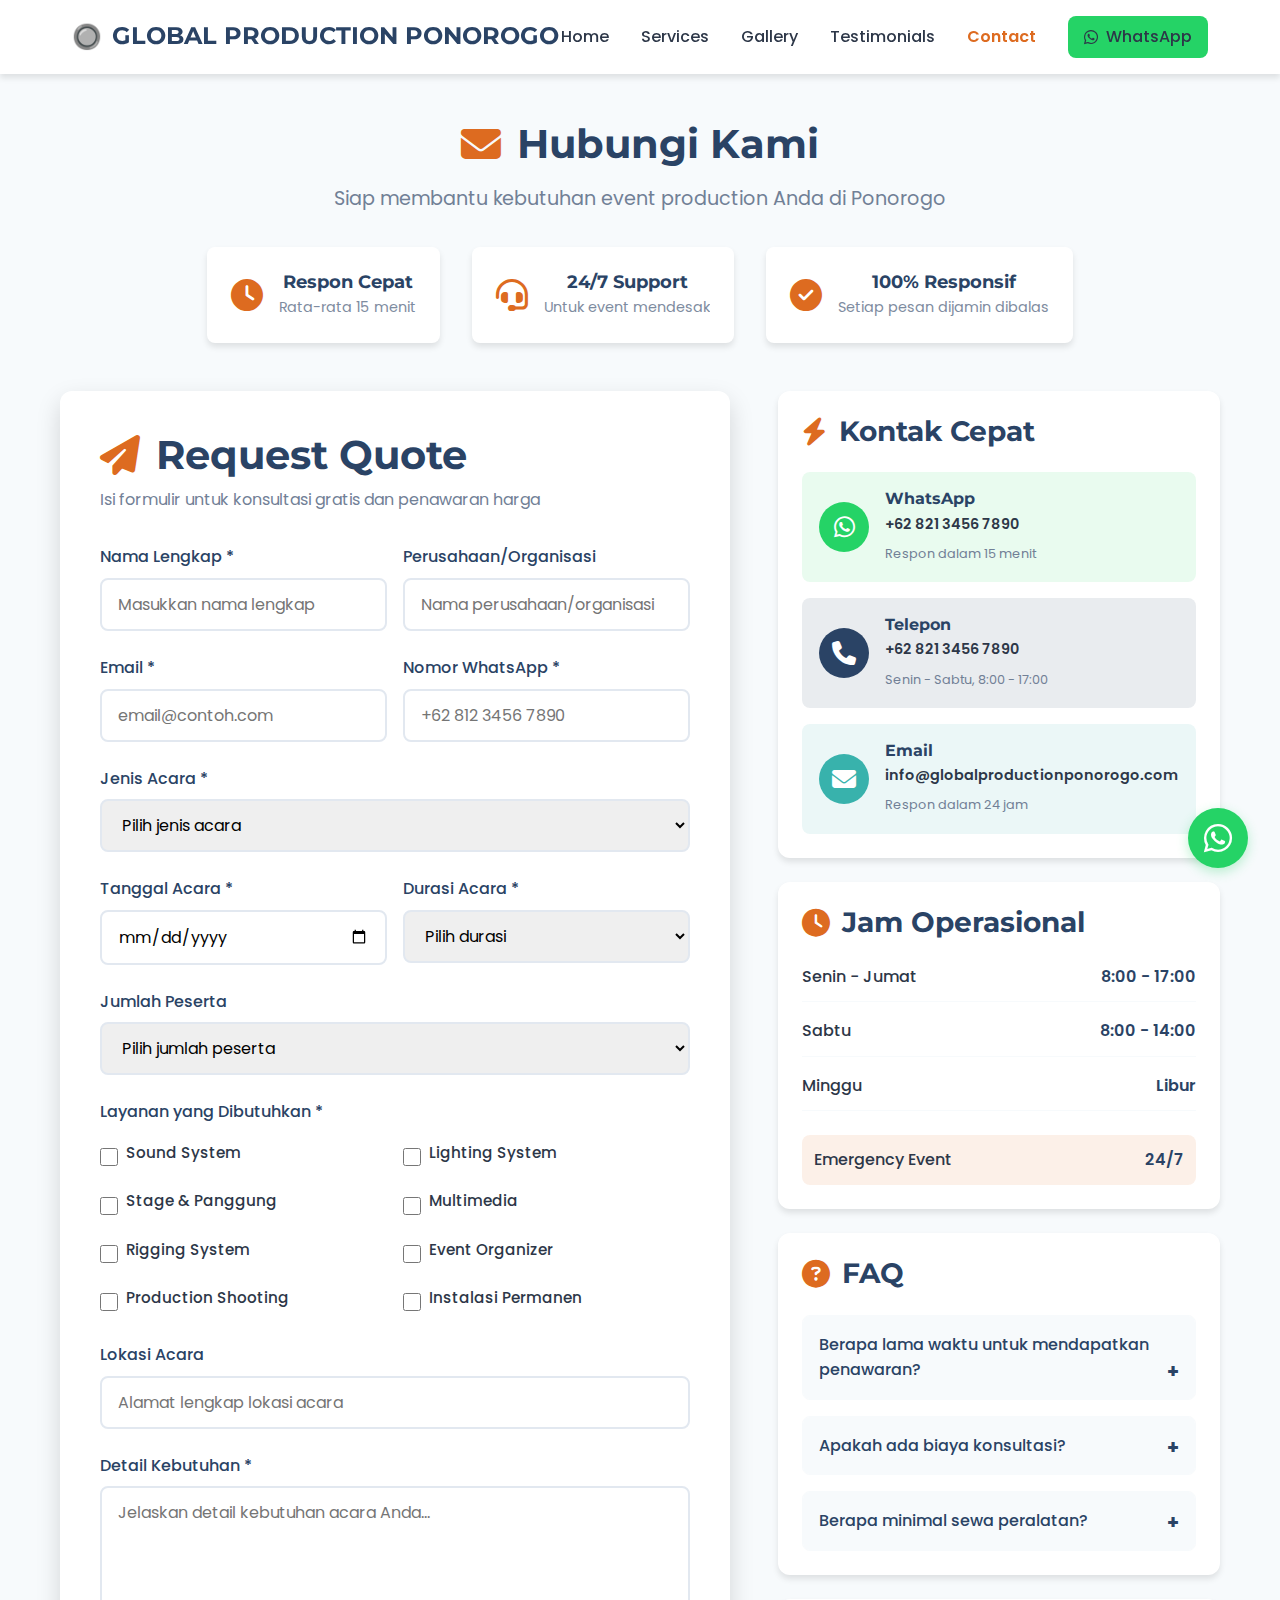
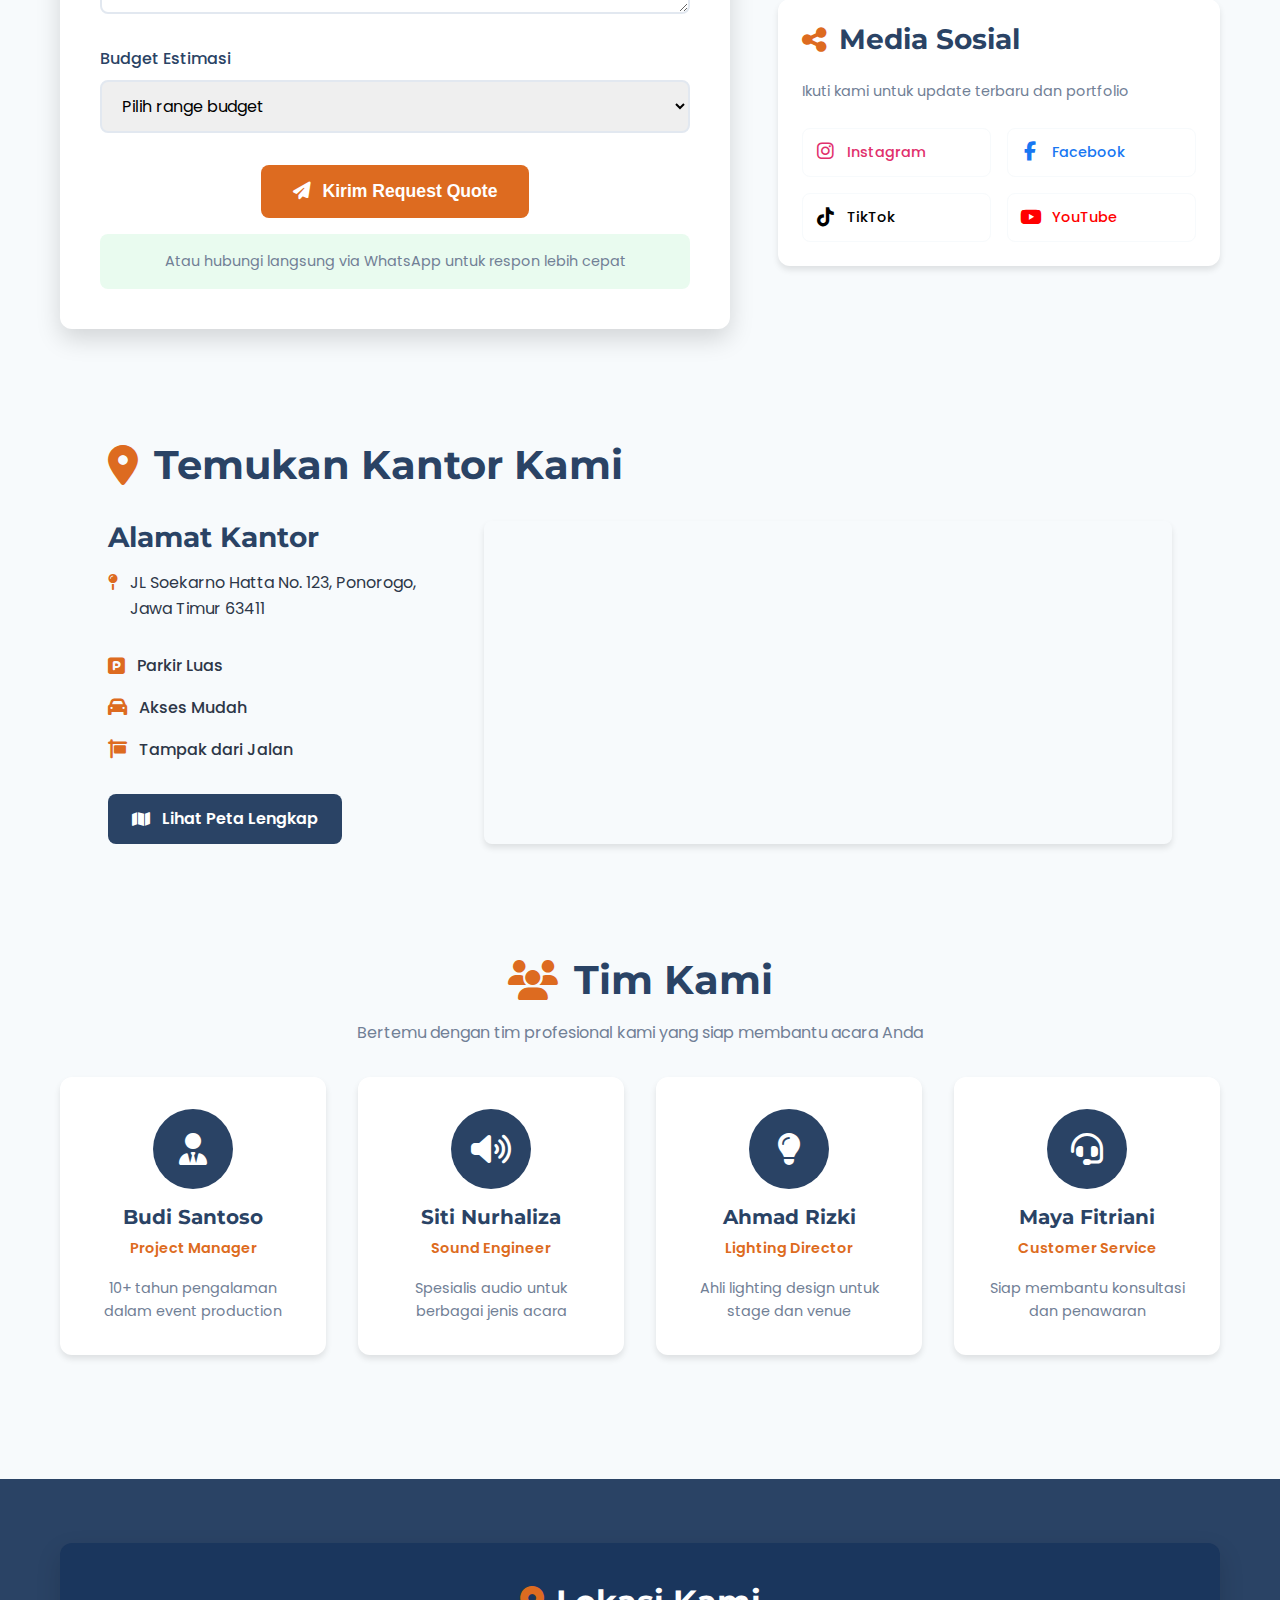
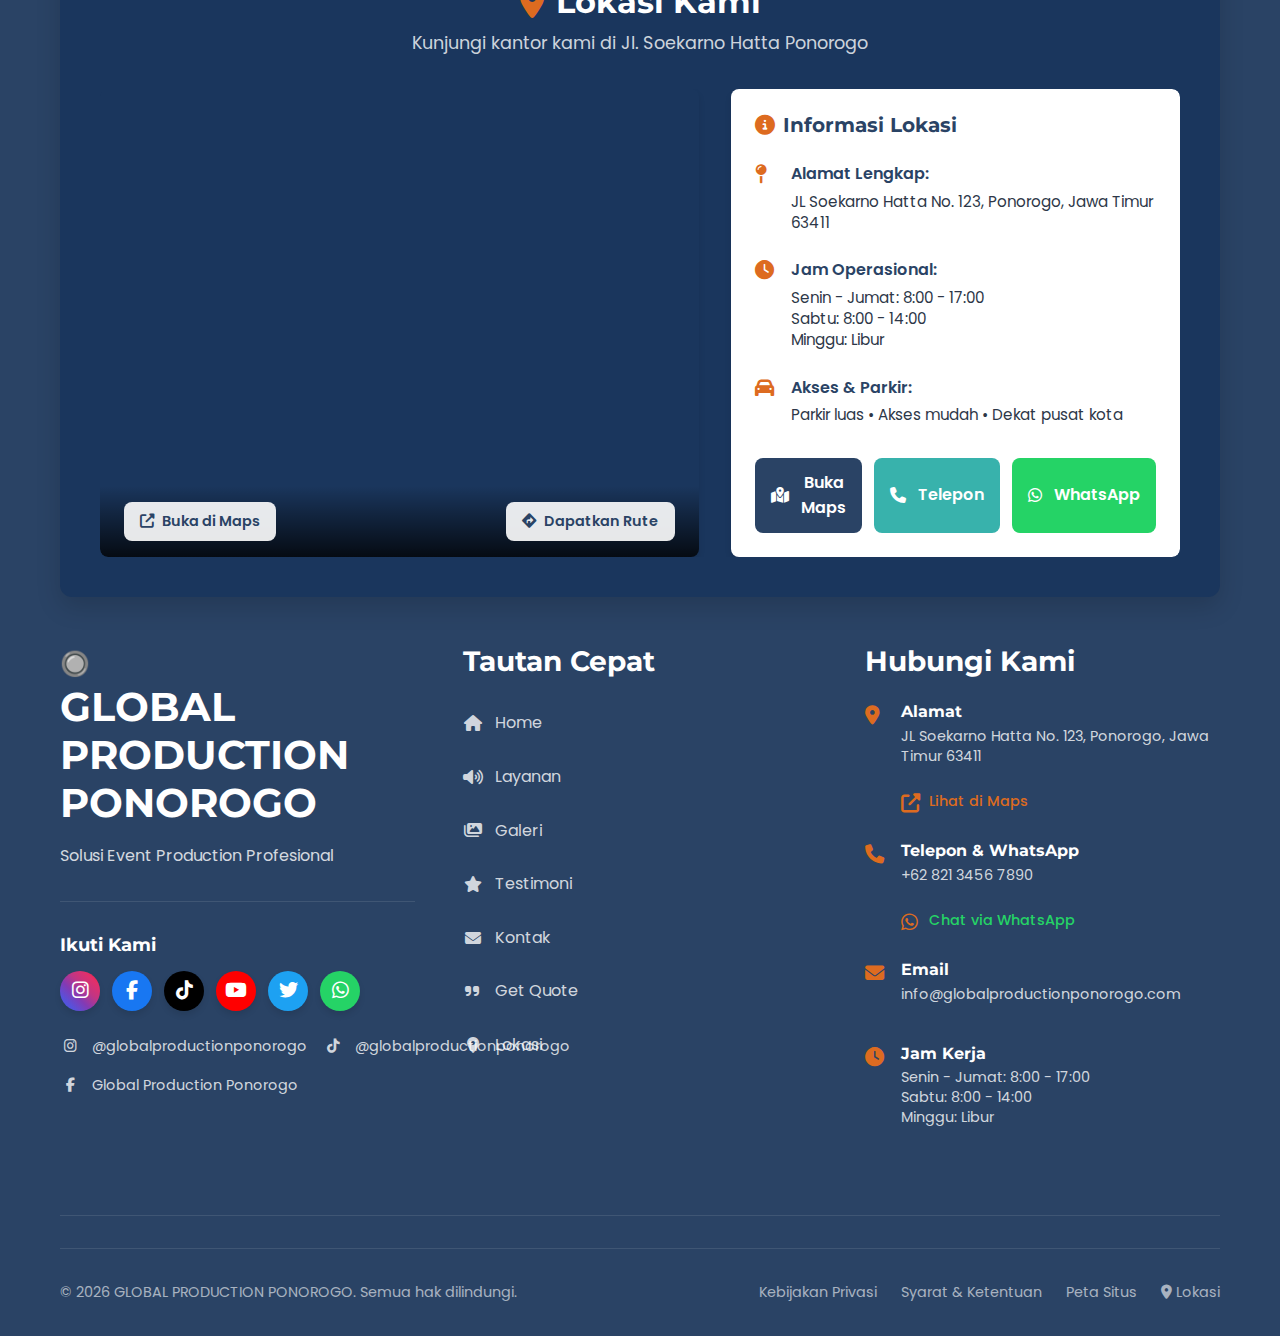
<file: contact.html>
<!DOCTYPE html>
<html lang="id">
<head>
    <meta charset="UTF-8">
    <meta name="viewport" content="width=device-width, initial-scale=1.0">
    <title>GLOBAL PRODUCTION PONOROGO - Contact</title>
    <link rel="stylesheet" href="css/style.css">
    <link rel="stylesheet" href="https://cdnjs.cloudflare.com/ajax/libs/font-awesome/6.4.0/css/all.min.css">
    <link href="https://fonts.googleapis.com/css2?family=Poppins:wght@300;400;500;600;700&family=Montserrat:wght@700;800;900&display=swap" rel="stylesheet">
</head>
<body>
    <!-- Navigation -->
    <nav class="navbar">
        <div class="nav-container">
            <div class="logo">
                <span class="logo-icon">🔘</span>
                <h1>GLOBAL PRODUCTION PONOROGO</h1>
            </div>
            
            <div class="nav-menu">
                <a href="index.html">Home</a>
                <a href="services.html">Services</a>
                <a href="gallery.html">Gallery</a>
                <a href="testimonials.html">Testimonials</a>
                <a href="contact.html" class="active">Contact</a>
                <a href="https://wa.me/+6282134567890?text=Halo%20Global%20Production%20Ponorogo%2C%20Saya%20ingin%20bertanya%20tentang%20layanan%3A%0A%0A-%20Sound%20System%0A-%20Syuting%0A-%20Multimedia%0A-%20Event%20Organizer%0A-%20Lighting%0A-%20Stage%0A-%20Rigging%0A-%20Panggung" 
                   target="_blank" class="whatsapp-btn">
                   <i class="fab fa-whatsapp"></i> WhatsApp
                </a>
            </div>
            
            <button class="mobile-menu-btn">
                <i class="fas fa-bars"></i>
            </button>
        </div>
    </nav>

    <!-- Contact Page Content -->
    <section class="contact-page">
        <div class="container">
            <div class="page-header">
                <h1><i class="fas fa-envelope"></i> Hubungi Kami</h1>
                <p>Siap membantu kebutuhan event production Anda di Ponorogo</p>
                
                <!-- Quick Contact Stats -->
                <div class="contact-stats">
                    <div class="stat-item">
                        <i class="fas fa-clock"></i>
                        <div>
                            <h3>Respon Cepat</h3>
                            <p>Rata-rata 15 menit</p>
                        </div>
                    </div>
                    <div class="stat-item">
                        <i class="fas fa-headset"></i>
                        <div>
                            <h3>24/7 Support</h3>
                            <p>Untuk event mendesak</p>
                        </div>
                    </div>
                    <div class="stat-item">
                        <i class="fas fa-check-circle"></i>
                        <div>
                            <h3>100% Responsif</h3>
                            <p>Setiap pesan dijamin dibalas</p>
                        </div>
                    </div>
                </div>
            </div>
            
            <!-- Main Contact Section -->
            <div class="contact-main">
                <div class="contact-form-section" id="quote">
                    <div class="form-header">
                        <h2><i class="fas fa-paper-plane"></i> Request Quote</h2>
                        <p>Isi formulir untuk konsultasi gratis dan penawaran harga</p>
                    </div>
                    
                    <form id="quoteForm" class="quote-form">
                        <div class="form-row">
                            <div class="form-group">
                                <label for="quoteName">Nama Lengkap *</label>
                                <input type="text" id="quoteName" placeholder="Masukkan nama lengkap" required>
                            </div>
                            <div class="form-group">
                                <label for="quoteCompany">Perusahaan/Organisasi</label>
                                <input type="text" id="quoteCompany" placeholder="Nama perusahaan/organisasi">
                            </div>
                        </div>
                        
                        <div class="form-row">
                            <div class="form-group">
                                <label for="quoteEmail">Email *</label>
                                <input type="email" id="quoteEmail" placeholder="email@contoh.com" required>
                            </div>
                            <div class="form-group">
                                <label for="quotePhone">Nomor WhatsApp *</label>
                                <input type="tel" id="quotePhone" placeholder="+62 812 3456 7890" required>
                            </div>
                        </div>
                        
                        <div class="form-group">
                            <label for="eventType">Jenis Acara *</label>
                            <select id="eventType" required>
                                <option value="">Pilih jenis acara</option>
                                <option value="wedding">Pernikahan</option>
                                <option value="corporate">Acara Korporat</option>
                                <option value="concert">Konser Musik</option>
                                <option value="festival">Festival</option>
                                <option value="seminar">Seminar/Workshop</option>
                                <option value="installation">Instalasi Permanen</option>
                                <option value="other">Lainnya</option>
                            </select>
                        </div>
                        
                        <div class="form-row">
                            <div class="form-group">
                                <label for="eventDate">Tanggal Acara *</label>
                                <input type="date" id="eventDate" required>
                            </div>
                            <div class="form-group">
                                <label for="eventDuration">Durasi Acara *</label>
                                <select id="eventDuration" required>
                                    <option value="">Pilih durasi</option>
                                    <option value="half-day">Setengah Hari (4-6 jam)</option>
                                    <option value="full-day">Satu Hari (8-12 jam)</option>
                                    <option value="multi-day">Multi Hari</option>
                                    <option value="custom">Custom</option>
                                </select>
                            </div>
                        </div>
                        
                        <div class="form-group">
                            <label for="attendees">Jumlah Peserta</label>
                            <select id="attendees">
                                <option value="">Pilih jumlah peserta</option>
                                <option value="1-50">1-50 orang</option>
                                <option value="51-100">51-100 orang</option>
                                <option value="101-300">101-300 orang</option>
                                <option value="301-500">301-500 orang</option>
                                <option value="501-1000">501-1000 orang</option>
                                <option value="1000+">Lebih dari 1000 orang</option>
                            </select>
                        </div>
                        
                        <!-- Services Checklist -->
                        <div class="form-group">
                            <label>Layanan yang Dibutuhkan *</label>
                            <div class="services-checklist">
                                <div class="check-item">
                                    <input type="checkbox" id="service1" name="services" value="sound-system">
                                    <label for="service1">Sound System</label>
                                </div>
                                <div class="check-item">
                                    <input type="checkbox" id="service2" name="services" value="lighting">
                                    <label for="service2">Lighting System</label>
                                </div>
                                <div class="check-item">
                                    <input type="checkbox" id="service3" name="services" value="stage">
                                    <label for="service3">Stage & Panggung</label>
                                </div>
                                <div class="check-item">
                                    <input type="checkbox" id="service4" name="services" value="multimedia">
                                    <label for="service4">Multimedia</label>
                                </div>
                                <div class="check-item">
                                    <input type="checkbox" id="service5" name="services" value="rigging">
                                    <label for="service5">Rigging System</label>
                                </div>
                                <div class="check-item">
                                    <input type="checkbox" id="service6" name="services" value="eo">
                                    <label for="service6">Event Organizer</label>
                                </div>
                                <div class="check-item">
                                    <input type="checkbox" id="service7" name="services" value="shooting">
                                    <label for="service7">Production Shooting</label>
                                </div>
                                <div class="check-item">
                                    <input type="checkbox" id="service8" name="services" value="installation">
                                    <label for="service8">Instalasi Permanen</label>
                                </div>
                            </div>
                        </div>
                        
                        <div class="form-group">
                            <label for="eventLocation">Lokasi Acara</label>
                            <input type="text" id="eventLocation" placeholder="Alamat lengkap lokasi acara">
                        </div>
                        
                        <div class="form-group">
                            <label for="message">Detail Kebutuhan *</label>
                            <textarea id="message" placeholder="Jelaskan detail kebutuhan acara Anda..." rows="4" required></textarea>
                        </div>
                        
                        <div class="form-group">
                            <label for="budget">Budget Estimasi</label>
                            <select id="budget">
                                <option value="">Pilih range budget</option>
                                <option value="1-5">Rp 1-5 juta</option>
                                <option value="5-10">Rp 5-10 juta</option>
                                <option value="10-25">Rp 10-25 juta</option>
                                <option value="25-50">Rp 25-50 juta</option>
                                <option value="50-100">Rp 50-100 juta</option>
                                <option value="100+">> Rp 100 juta</option>
                                <option value="discuss">Ingin didiskusikan</option>
                            </select>
                        </div>
                        
                        <div class="form-submit">
                            <button type="submit" class="btn-submit-large">
                                <i class="fas fa-paper-plane"></i> Kirim Request Quote
                            </button>
                            <p class="form-note">Atau hubungi langsung via WhatsApp untuk respon lebih cepat</p>
                        </div>
                    </form>
                </div>
                
                <div class="contact-sidebar">
                    <!-- Quick Contact -->
                    <div class="contact-card">
                        <h3><i class="fas fa-bolt"></i> Kontak Cepat</h3>
                        <div class="contact-methods">
                            <a href="https://wa.me/+6282134567890?text=Halo%20Global%20Production%20Ponorogo%2C%20Saya%20ingin%20bertanya%20tentang%20layanan%3A%0A%0A-%20Sound%20System%0A-%20Syuting%0A-%20Multimedia%0A-%20Event%20Organizer%0A-%20Lighting%0A-%20Stage%0A-%20Rigging%0A-%20Panggung" 
                               target="_blank" class="contact-method whatsapp">
                                <div class="method-icon">
                                    <i class="fab fa-whatsapp"></i>
                                </div>
                                <div class="method-info">
                                    <h4>WhatsApp</h4>
                                    <p>+62 821 3456 7890</p>
                                    <span>Respon dalam 15 menit</span>
                                </div>
                            </a>
                            
                            <a href="tel:+6282134567890" class="contact-method phone">
                                <div class="method-icon">
                                    <i class="fas fa-phone"></i>
                                </div>
                                <div class="method-info">
                                    <h4>Telepon</h4>
                                    <p>+62 821 3456 7890</p>
                                    <span>Senin - Sabtu, 8:00 - 17:00</span>
                                </div>
                            </a>
                            
                            <a href="mailto:info@globalproductionponorogo.com" class="contact-method email">
                                <div class="method-icon">
                                    <i class="fas fa-envelope"></i>
                                </div>
                                <div class="method-info">
                                    <h4>Email</h4>
                                    <p>info@globalproductionponorogo.com</p>
                                    <span>Respon dalam 24 jam</span>
                                </div>
                            </a>
                        </div>
                    </div>
                    
                    <!-- Office Hours -->
                    <div class="hours-card">
                        <h3><i class="fas fa-clock"></i> Jam Operasional</h3>
                        <div class="hours-list">
                            <div class="hour-item">
                                <span>Senin - Jumat</span>
                                <span>8:00 - 17:00</span>
                            </div>
                            <div class="hour-item">
                                <span>Sabtu</span>
                                <span>8:00 - 14:00</span>
                            </div>
                            <div class="hour-item">
                                <span>Minggu</span>
                                <span>Libur</span>
                            </div>
                            <div class="hour-item emergency">
                                <span>Emergency Event</span>
                                <span>24/7</span>
                            </div>
                        </div>
                    </div>
                    
                    <!-- FAQ -->
                    <div class="faq-card">
                        <h3><i class="fas fa-question-circle"></i> FAQ</h3>
                        <div class="faq-list">
                            <details class="faq-item">
                                <summary>Berapa lama waktu untuk mendapatkan penawaran?</summary>
                                <p>Kami akan memberikan penawaran dalam 1-2 jam kerja setelah menerima detail lengkap acara Anda.</p>
                            </details>
                            <details class="faq-item">
                                <summary>Apakah ada biaya konsultasi?</summary>
                                <p>Konsultasi awal GRATIS tanpa biaya. Kami hanya mengenakan biaya untuk layanan yang digunakan.</p>
                            </details>
                            <details class="faq-item">
                                <summary>Berapa minimal sewa peralatan?</summary>
                                <p>Minimal sewa adalah 4 jam untuk semua jenis peralatan. Harga mulai dari Rp 500.000.</p>
                            </details>
                        </div>
                    </div>
                    
                    <!-- Social Media -->
                    <div class="social-card">
                        <h3><i class="fas fa-share-alt"></i> Media Sosial</h3>
                        <p>Ikuti kami untuk update terbaru dan portfolio</p>
                        <div class="social-links">
                            <a href="https://instagram.com/globalproductionponorogo" target="_blank" class="social-link instagram">
                                <i class="fab fa-instagram"></i>
                                <span>Instagram</span>
                            </a>
                            <a href="https://facebook.com/globalproductionponorogo" target="_blank" class="social-link facebook">
                                <i class="fab fa-facebook-f"></i>
                                <span>Facebook</span>
                            </a>
                            <a href="https://tiktok.com/@globalproductionponorogo" target="_blank" class="social-link tiktok">
                                <i class="fab fa-tiktok"></i>
                                <span>TikTok</span>
                            </a>
                            <a href="https://youtube.com/@globalproductionponorogo" target="_blank" class="social-link youtube">
                                <i class="fab fa-youtube"></i>
                                <span>YouTube</span>
                            </a>
                        </div>
                    </div>
                </div>
            </div>
            
            <!-- Map Preview -->
            <div class="map-preview">
                <h2><i class="fas fa-map-marker-alt"></i> Temukan Kantor Kami</h2>
                <div class="map-wrapper">
                    <div class="map-info">
                        <h3>Alamat Kantor</h3>
                        <p><i class="fas fa-map-pin"></i> JL Soekarno Hatta No. 123, Ponorogo, Jawa Timur 63411</p>
                        <div class="map-features">
                            <div class="feature">
                                <i class="fas fa-parking"></i>
                                <span>Parkir Luas</span>
                            </div>
                            <div class="feature">
                                <i class="fas fa-car"></i>
                                <span>Akses Mudah</span>
                            </div>
                            <div class="feature">
                                <i class="fas fa-sign"></i>
                                <span>Tampak dari Jalan</span>
                            </div>
                        </div>
                        <a href="maps.html" class="btn-view-map">
                            <i class="fas fa-map"></i> Lihat Peta Lengkap
                        </a>
                    </div>
                    <div class="map-embed">
                        <iframe 
                            src="https://www.google.com/maps/embed?pb=!1m18!1m12!1m3!1d3951.57461384212!2d111.4887810750884!3d-7.9394162920846325!2m3!1f0!2f0!3f0!3m2!1i1024!2i768!4f13.1!3m3!1m2!1s0x2e790b0047696b81%3A0xda7f0af71aa4e4f6!2sGLOBAL%20PRODUCTION!5e0!3m2!1sid!2sid!4v1769149121996!5m2!1sid!2sid" 
                            width="100%" 
                            height="300" 
                            style="border:0;" 
                            allowfullscreen="" 
                            loading="lazy" 
                            referrerpolicy="no-referrer-when-downgrade">
                        </iframe>
                    </div>
                </div>
            </div>
            
            <!-- Team Section -->
            <div class="team-section">
                <h2><i class="fas fa-users"></i> Tim Kami</h2>
                <p>Bertemu dengan tim profesional kami yang siap membantu acara Anda</p>
                
                <div class="team-grid">
                    <div class="team-member">
                        <div class="member-avatar">
                            <i class="fas fa-user-tie"></i>
                        </div>
                        <h4>Budi Santoso</h4>
                        <span>Project Manager</span>
                        <p>10+ tahun pengalaman dalam event production</p>
                    </div>
                    
                    <div class="team-member">
                        <div class="member-avatar">
                            <i class="fas fa-volume-up"></i>
                        </div>
                        <h4>Siti Nurhaliza</h4>
                        <span>Sound Engineer</span>
                        <p>Spesialis audio untuk berbagai jenis acara</p>
                    </div>
                    
                    <div class="team-member">
                        <div class="member-avatar">
                            <i class="fas fa-lightbulb"></i>
                        </div>
                        <h4>Ahmad Rizki</h4>
                        <span>Lighting Director</span>
                        <p>Ahli lighting design untuk stage dan venue</p>
                    </div>
                    
                    <div class="team-member">
                        <div class="member-avatar">
                            <i class="fas fa-headset"></i>
                        </div>
                        <h4>Maya Fitriani</h4>
                        <span>Customer Service</span>
                        <p>Siap membantu konsultasi dan penawaran</p>
                    </div>
                </div>
            </div>
        </div>
    </section>

    <!-- Footer -->
    <footer class="footer">
        <div class="container">
            <!-- Google Maps Section -->
            <div class="maps-section">
                <div class="maps-header">
                    <h3><i class="fas fa-map-marker-alt"></i> Lokasi Kami</h3>
                    <p>Kunjungi kantor kami di Jl. Soekarno Hatta Ponorogo</p>
                </div>
                
                <div class="maps-wrapper">
                    <div class="google-maps">
                        <iframe 
                            src="https://www.google.com/maps/embed?pb=!1m18!1m12!1m3!1d3951.57461384212!2d111.4887810750884!3d-7.9394162920846325!2m3!1f0!2f0!3f0!3m2!1i1024!2i768!4f13.1!3m3!1m2!1s0x2e790b0047696b81%3A0xda7f0af71aa4e4f6!2sGLOBAL%20PRODUCTION!5e0!3m2!1sid!2sid!4v1769149121996!5m2!1sid!2sid" 
                            width="100%" 
                            height="250" 
                            style="border:0;" 
                            allowfullscreen="" 
                            loading="lazy" 
                            referrerpolicy="no-referrer-when-downgrade">
                        </iframe>
                        <div class="maps-overlay">
                            <a href="https://goo.gl/maps/da7f0af71aa4e4f6" target="_blank" class="maps-link">
                                <i class="fas fa-external-link-alt"></i> Buka di Maps
                            </a>
                            <a href="https://maps.app.goo.gl/?link=https://www.google.com/maps/place/GLOBAL%20PRODUCTION/@-7.9394163,111.4887811,17z?entry=ttu" 
                               target="_blank" class="maps-link">
                                <i class="fas fa-directions"></i> Dapatkan Rute
                            </a>
                        </div>
                    </div>
                    
                    <div class="maps-info">
                        <h4><i class="fas fa-info-circle"></i> Informasi Lokasi</h4>
                        <div class="info-detail">
                            <i class="fas fa-map-pin"></i>
                            <div>
                                <strong>Alamat Lengkap:</strong>
                                <p>JL Soekarno Hatta No. 123, Ponorogo, Jawa Timur 63411</p>
                            </div>
                        </div>
                        
                        <div class="info-detail">
                            <i class="fas fa-clock"></i>
                            <div>
                                <strong>Jam Operasional:</strong>
                                <p>Senin - Jumat: 8:00 - 17:00<br>
                                Sabtu: 8:00 - 14:00<br>
                                Minggu: Libur</p>
                            </div>
                        </div>
                        
                        <div class="info-detail">
                            <i class="fas fa-car"></i>
                            <div>
                                <strong>Akses & Parkir:</strong>
                                <p>Parkir luas • Akses mudah • Dekat pusat kota</p>
                            </div>
                        </div>
                        
                        <div class="maps-actions">
                            <a href="https://goo.gl/maps/da7f0af71aa4e4f6" target="_blank" class="btn-maps">
                                <i class="fas fa-map-marked-alt"></i> Buka Maps
                            </a>
                            <a href="tel:+6282134567890" class="btn-maps-secondary">
                                <i class="fas fa-phone"></i> Telepon
                            </a>
                            <a href="https://wa.me/+6282134567890?text=Halo%20Global%20Production%20Ponorogo%2C%20Saya%20ingin%20bertanya%20tentang%20layanan%3A%0A%0A-%20Sound%20System%0A-%20Syuting%0A-%20Multimedia%0A-%20Event%20Organizer%0A-%20Lighting%0A-%20Stage%0A-%20Rigging%0A-%20Panggung" 
                               target="_blank" class="btn-whatsapp">
                                <i class="fab fa-whatsapp"></i> WhatsApp
                            </a>
                        </div>
                    </div>
                </div>
            </div>
            
            <!-- Main Footer Content -->
            <div class="footer-content">
                <div class="footer-logo">
                    <span class="logo-icon">🔘</span>
                    <h2>GLOBAL PRODUCTION PONOROGO</h2>
                    <p>Solusi Event Production Profesional</p>
                    
                    <!-- Social Media Icons -->
                    <div class="social-media">
                        <h4>Ikuti Kami</h4>
                        <div class="social-icons">
                            <a href="https://instagram.com/globalproductionponorogo" target="_blank" class="social-icon instagram">
                                <i class="fab fa-instagram"></i>
                            </a>
                            <a href="https://facebook.com/globalproductionponorogo" target="_blank" class="social-icon facebook">
                                <i class="fab fa-facebook-f"></i>
                            </a>
                            <a href="https://tiktok.com/@globalproductionponorogo" target="_blank" class="social-icon tiktok">
                                <i class="fab fa-tiktok"></i>
                            </a>
                            <a href="https://youtube.com/@globalproductionponorogo" target="_blank" class="social-icon youtube">
                                <i class="fab fa-youtube"></i>
                            </a>
                            <a href="https://twitter.com/globalprod_pgr" target="_blank" class="social-icon twitter">
                                <i class="fab fa-twitter"></i>
                            </a>
                            <a href="https://wa.me/+6282134567890?text=Halo%20Global%20Production%20Ponorogo%2C%20Saya%20ingin%20bertanya%20tentang%20layanan%3A%0A%0A-%20Sound%20System%0A-%20Syuting%0A-%20Multimedia%0A-%20Event%20Organizer%0A-%20Lighting%0A-%20Stage%0A-%20Rigging%0A-%20Panggung" 
                               target="_blank" class="social-icon whatsapp">
                                <i class="fab fa-whatsapp"></i>
                            </a>
                        </div>
                        
                        <div class="social-links">
                            <a href="https://instagram.com/globalproductionponorogo" target="_blank">
                                <i class="fab fa-instagram"></i> @globalproductionponorogo
                            </a>
                            <a href="https://tiktok.com/@globalproductionponorogo" target="_blank">
                                <i class="fab fa-tiktok"></i> @globalproductionponorogo
                            </a>
                            <a href="https://facebook.com/globalproductionponorogo" target="_blank">
                                <i class="fab fa-facebook-f"></i> Global Production Ponorogo
                            </a>
                        </div>
                    </div>
                </div>
                
                <div class="footer-links">
                    <h3>Tautan Cepat</h3>
                    <a href="index.html"><i class="fas fa-home"></i> Home</a>
                    <a href="services.html"><i class="fas fa-volume-up"></i> Layanan</a>
                    <a href="gallery.html"><i class="fas fa-images"></i> Galeri</a>
                    <a href="testimonials.html"><i class="fas fa-star"></i> Testimoni</a>
                    <a href="contact.html"><i class="fas fa-envelope"></i> Kontak</a>
                    <a href="contact.html#quote"><i class="fas fa-quote-right"></i> Get Quote</a>
                    <a href="maps.html"><i class="fas fa-map-marker-alt"></i> Lokasi</a>
                </div>
                
                <div class="footer-contact">
                    <h3>Hubungi Kami</h3>
                    <div class="contact-item">
                        <i class="fas fa-map-marker-alt"></i>
                        <div>
                            <h4>Alamat</h4>
                            <p>JL Soekarno Hatta No. 123, Ponorogo, Jawa Timur 63411</p>
                            <a href="https://goo.gl/maps/da7f0af71aa4e4f6" target="_blank" class="maps-link-small">
                                <i class="fas fa-external-link-alt"></i> Lihat di Maps
                            </a>
                        </div>
                    </div>
                    
                    <div class="contact-item">
                        <i class="fas fa-phone"></i>
                        <div>
                            <h4>Telepon & WhatsApp</h4>
                            <p>+62 821 3456 7890</p>
                            <a href="https://wa.me/+6282134567890?text=Halo%20Global%20Production%20Ponorogo%2C%20Saya%20ingin%20bertanya%20tentang%20layanan%3A%0A%0A-%20Sound%20System%0A-%20Syuting%0A-%20Multimedia%0A-%20Event%20Organizer%0A-%20Lighting%0A-%20Stage%0A-%20Rigging%0A-%20Panggung" 
                               target="_blank" class="whatsapp-link">
                               <i class="fab fa-whatsapp"></i> Chat via WhatsApp
                            </a>
                        </div>
                    </div>
                    
                    <div class="contact-item">
                        <i class="fas fa-envelope"></i>
                        <div>
                            <h4>Email</h4>
                            <p>info@globalproductionponorogo.com</p>
                        </div>
                    </div>
                    
                    <div class="contact-item">
                        <i class="fas fa-clock"></i>
                        <div>
                            <h4>Jam Kerja</h4>
                            <p>Senin - Jumat: 8:00 - 17:00<br>
                               Sabtu: 8:00 - 14:00<br>
                               Minggu: Libur</p>
                        </div>
                    </div>
                </div>
            </div>
            
            <div class="footer-bottom">
                <div class="footer-bottom-content">
                    <p>&copy; <script>document.write(new Date().getFullYear())</script> GLOBAL PRODUCTION PONOROGO. Semua hak dilindungi.</p>
                    
                    <div class="footer-extra">
                        <a href="#">Kebijakan Privasi</a>
                        <a href="#">Syarat & Ketentuan</a>
                        <a href="sitemap.html">Peta Situs</a>
                        <a href="maps.html">
                            <i class="fas fa-map-marker-alt"></i> Lokasi
                        </a>
                    </div>
                </div>
            </div>
        </div>
    </footer>
    
    <!-- WhatsApp Float Button -->
    <a href="https://wa.me/+6282134567890?text=Halo%20Global%20Production%20Ponorogo%2C%20Saya%20ingin%20bertanya%20tentang%20layanan%3A%0A%0A-%20Sound%20System%0A-%20Syuting%0A-%20Multimedia%0A-%20Event%20Organizer%0A-%20Lighting%0A-%20Stage%0A-%20Rigging%0A-%20Panggung" 
       target="_blank" class="whatsapp-float mobile-whatsapp">
       <i class="fab fa-whatsapp"></i>
    </a>
    
    <script src="js/script.js"></script>
    
    <style>
    .contact-page {
        padding: 120px 0 60px;
    }
    
    .page-header {
        text-align: center;
        margin-bottom: 3rem;
    }
    
    .page-header h1 {
        color: var(--primary);
        font-size: 2.5rem;
        margin-bottom: 1rem;
        display: flex;
        align-items: center;
        justify-content: center;
        gap: 1rem;
    }
    
    .page-header h1 i {
        color: var(--secondary);
    }
    
    .page-header p {
        color: var(--gray);
        font-size: 1.2rem;
        max-width: 800px;
        margin: 0 auto 2rem;
    }
    
    .contact-stats {
        display: flex;
        justify-content: center;
        gap: 2rem;
        margin-top: 2rem;
        flex-wrap: wrap;
    }
    
    .contact-stats .stat-item {
        display: flex;
        align-items: center;
        gap: 1rem;
        background: var(--white);
        padding: 1.5rem;
        border-radius: var(--radius);
        box-shadow: var(--shadow);
        min-width: 200px;
    }
    
    .contact-stats .stat-item i {
        font-size: 2rem;
        color: var(--secondary);
    }
    
    .contact-stats .stat-item h3 {
        color: var(--primary);
        margin-bottom: 0.25rem;
        font-size: 1.1rem;
    }
    
    .contact-stats .stat-item p {
        color: var(--gray);
        font-size: 0.9rem;
        margin: 0;
    }
    
    .contact-main {
        display: grid;
        grid-template-columns: 2fr 1fr;
        gap: 3rem;
        margin-bottom: 4rem;
    }
    
    .contact-form-section {
        background: var(--white);
        border-radius: var(--radius-lg);
        padding: 2.5rem;
        box-shadow: var(--shadow-lg);
    }
    
    .form-header {
        margin-bottom: 2rem;
    }
    
    .form-header h2 {
        color: var(--primary);
        margin-bottom: 0.5rem;
        display: flex;
        align-items: center;
        gap: 1rem;
    }
    
    .form-header h2 i {
        color: var(--secondary);
    }
    
    .form-header p {
        color: var(--gray);
    }
    
    .quote-form {
        margin-top: 1.5rem;
    }
    
    .services-checklist {
        display: grid;
        grid-template-columns: repeat(auto-fill, minmax(200px, 1fr));
        gap: 1rem;
        margin-top: 1rem;
    }
    
    .check-item {
        display: flex;
        align-items: center;
        gap: 0.5rem;
    }
    
    .check-item input[type="checkbox"] {
        width: 18px;
        height: 18px;
        accent-color: var(--secondary);
    }
    
    .check-item label {
        color: var(--dark);
        font-size: 0.95rem;
        cursor: pointer;
    }
    
    .form-submit {
        margin-top: 2rem;
        text-align: center;
    }
    
    .btn-submit-large {
        background: var(--secondary);
        color: var(--white);
        padding: 1rem 2rem;
        border: none;
        border-radius: var(--radius);
        font-size: 1.1rem;
        font-weight: 600;
        cursor: pointer;
        transition: all 0.3s;
        display: inline-flex;
        align-items: center;
        gap: 0.75rem;
    }
    
    .btn-submit-large:hover {
        background: var(--primary);
        transform: translateY(-2px);
        box-shadow: var(--shadow);
    }
    
    .form-note {
        color: var(--gray);
        margin-top: 1rem;
        font-size: 0.9rem;
    }
    
    .contact-sidebar {
        display: flex;
        flex-direction: column;
        gap: 1.5rem;
    }
    
    .contact-card,
    .hours-card,
    .faq-card,
    .social-card {
        background: var(--white);
        border-radius: var(--radius-lg);
        padding: 1.5rem;
        box-shadow: var(--shadow);
    }
    
    .contact-card h3,
    .hours-card h3,
    .faq-card h3,
    .social-card h3 {
        color: var(--primary);
        margin-bottom: 1.5rem;
        display: flex;
        align-items: center;
        gap: 0.75rem;
    }
    
    .contact-card h3 i,
    .hours-card h3 i,
    .faq-card h3 i,
    .social-card h3 i {
        color: var(--secondary);
    }
    
    .contact-methods {
        display: flex;
        flex-direction: column;
        gap: 1rem;
    }
    
    .contact-method {
        display: flex;
        align-items: center;
        gap: 1rem;
        padding: 1rem;
        border-radius: var(--radius);
        text-decoration: none;
        transition: all 0.3s;
        border: 1px solid transparent;
    }
    
    .contact-method:hover {
        border-color: var(--secondary);
        transform: translateY(-2px);
        box-shadow: var(--shadow);
    }
    
    .contact-method.whatsapp {
        background: rgba(37, 211, 102, 0.1);
    }
    
    .contact-method.phone {
        background: rgba(42, 67, 101, 0.1);
    }
    
    .contact-method.email {
        background: rgba(56, 178, 172, 0.1);
    }
    
    .method-icon {
        width: 50px;
        height: 50px;
        border-radius: 50%;
        display: flex;
        align-items: center;
        justify-content: center;
        font-size: 1.5rem;
    }
    
    .contact-method.whatsapp .method-icon {
        background: #25D366;
        color: white;
    }
    
    .contact-method.phone .method-icon {
        background: var(--primary);
        color: white;
    }
    
    .contact-method.email .method-icon {
        background: var(--accent);
        color: white;
    }
    
    .method-info h4 {
        color: var(--primary);
        margin-bottom: 0.25rem;
        font-size: 1rem;
    }
    
    .method-info p {
        color: var(--dark);
        font-weight: 600;
        margin-bottom: 0.25rem;
        font-size: 0.9rem;
    }
    
    .method-info span {
        color: var(--gray);
        font-size: 0.8rem;
    }
    
    .hours-list {
        display: flex;
        flex-direction: column;
        gap: 1rem;
    }
    
    .hour-item {
        display: flex;
        justify-content: space-between;
        padding-bottom: 0.75rem;
        border-bottom: 1px solid var(--light);
    }
    
    .hour-item:last-child {
        border-bottom: none;
    }
    
    .hour-item span:first-child {
        color: var(--dark);
        font-weight: 500;
    }
    
    .hour-item span:last-child {
        color: var(--primary);
        font-weight: 600;
    }
    
    .hour-item.emergency {
        background: rgba(221, 107, 32, 0.1);
        padding: 0.75rem;
        border-radius: var(--radius);
        margin-top: 0.5rem;
    }
    
    .faq-list {
        display: flex;
        flex-direction: column;
        gap: 1rem;
    }
    
    .faq-item {
        border: 1px solid var(--light);
        border-radius: var(--radius);
        overflow: hidden;
    }
    
    .faq-item summary {
        padding: 1rem;
        background: var(--light);
        cursor: pointer;
        color: var(--primary);
        font-weight: 500;
        list-style: none;
        position: relative;
    }
    
    .faq-item summary:after {
        content: "+";
        position: absolute;
        right: 1rem;
        font-size: 1.2rem;
        font-weight: bold;
    }
    
    .faq-item[open] summary:after {
        content: "-";
    }
    
    .faq-item p {
        padding: 1rem;
        margin: 0;
        color: var(--dark);
        font-size: 0.9rem;
    }
    
    .social-card p {
        color: var(--gray);
        margin-bottom: 1.5rem;
        font-size: 0.9rem;
    }
    
    .social-links {
        display: grid;
        grid-template-columns: repeat(2, 1fr);
        gap: 1rem;
    }
    
    .social-link {
        display: flex;
        align-items: center;
        gap: 0.75rem;
        padding: 0.75rem;
        border-radius: var(--radius);
        text-decoration: none;
        transition: all 0.3s;
        border: 1px solid var(--light);
    }
    
    .social-link:hover {
        transform: translateY(-2px);
        box-shadow: var(--shadow);
    }
    
    .social-link.instagram {
        color: #E1306C;
    }
    
    .social-link.facebook {
        color: #1877F2;
    }
    
    .social-link.tiktok {
        color: #000000;
    }
    
    .social-link.youtube {
        color: #FF0000;
    }
    
    .social-link i {
        font-size: 1.2rem;
    }
    
    .social-link span {
        font-size: 0.9rem;
        font-weight: 500;
    }
    
    .map-preview {
        background: var(--light);
        border-radius: var(--radius-lg);
        padding: 3rem;
        margin-bottom: 4rem;
    }
    
    .map-preview h2 {
        color: var(--primary);
        margin-bottom: 1rem;
        display: flex;
        align-items: center;
        gap: 1rem;
    }
    
    .map-preview h2 i {
        color: var(--secondary);
    }
    
    .map-wrapper {
        display: grid;
        grid-template-columns: 1fr 2fr;
        gap: 2rem;
        margin-top: 2rem;
    }
    
    .map-info h3 {
        color: var(--primary);
        margin-bottom: 1rem;
    }
    
    .map-info p {
        color: var(--dark);
        margin-bottom: 2rem;
        display: flex;
        align-items: flex-start;
        gap: 0.75rem;
    }
    
    .map-info p i {
        color: var(--secondary);
        margin-top: 0.25rem;
    }
    
    .map-features {
        display: flex;
        flex-direction: column;
        gap: 1rem;
        margin-bottom: 2rem;
    }
    
    .feature {
        display: flex;
        align-items: center;
        gap: 0.75rem;
    }
    
    .feature i {
        color: var(--secondary);
        font-size: 1.2rem;
    }
    
    .feature span {
        color: var(--dark);
        font-weight: 500;
    }
    
    .btn-view-map {
        display: inline-flex;
        align-items: center;
        gap: 0.75rem;
        background: var(--primary);
        color: var(--white);
        padding: 0.75rem 1.5rem;
        border-radius: var(--radius);
        text-decoration: none;
        font-weight: 600;
        transition: all 0.3s;
    }
    
    .btn-view-map:hover {
        background: var(--primary-dark);
        transform: translateY(-2px);
        box-shadow: var(--shadow);
    }
    
    .map-embed {
        border-radius: var(--radius);
        overflow: hidden;
        box-shadow: var(--shadow);
    }
    
    .team-section {
        text-align: center;
        margin-bottom: 4rem;
    }
    
    .team-section h2 {
        color: var(--primary);
        margin-bottom: 1rem;
        display: flex;
        align-items: center;
        justify-content: center;
        gap: 1rem;
    }
    
    .team-section h2 i {
        color: var(--secondary);
    }
    
    .team-section p {
        color: var(--gray);
        margin-bottom: 2rem;
        max-width: 600px;
        margin-left: auto;
        margin-right: auto;
    }
    
    .team-grid {
        display: grid;
        grid-template-columns: repeat(auto-fit, minmax(250px, 1fr));
        gap: 2rem;
        margin-top: 2rem;
    }
    
    .team-member {
        background: var(--white);
        padding: 2rem;
        border-radius: var(--radius-lg);
        box-shadow: var(--shadow);
        transition: transform 0.3s;
    }
    
    .team-member:hover {
        transform: translateY(-5px);
    }
    
    .member-avatar {
        width: 80px;
        height: 80px;
        background: var(--primary);
        color: var(--white);
        border-radius: 50%;
        display: flex;
        align-items: center;
        justify-content: center;
        margin: 0 auto 1rem;
        font-size: 2rem;
    }
    
    .team-member h4 {
        color: var(--primary);
        margin-bottom: 0.5rem;
    }
    
    .team-member span {
        display: block;
        color: var(--secondary);
        font-weight: 600;
        margin-bottom: 1rem;
        font-size: 0.9rem;
    }
    
    .team-member p {
        color: var(--gray);
        font-size: 0.9rem;
        margin: 0;
    }
    
    @media (max-width: 992px) {
        .contact-main {
            grid-template-columns: 1fr;
        }
        
        .map-wrapper {
            grid-template-columns: 1fr;
        }
    }
    
    @media (max-width: 768px) {
        .contact-stats {
            flex-direction: column;
            align-items: center;
        }
        
        .contact-stats .stat-item {
            width: 100%;
            max-width: 300px;
        }
        
        .services-checklist {
            grid-template-columns: 1fr;
        }
        
        .social-links {
            grid-template-columns: 1fr;
        }
        
        .map-preview {
            padding: 2rem;
        }
        
        .team-grid {
            grid-template-columns: 1fr;
        }
    }
    
    @media (max-width: 480px) {
        .page-header h1 {
            font-size: 2rem;
        }
        
        .contact-form-section {
            padding: 1.5rem;
        }
        
        .form-row {
            flex-direction: column;
        }
        
        .map-preview {
            padding: 1.5rem;
        }
    }
    </style>
    
    <script>
    document.addEventListener('DOMContentLoaded', function() {
        // Set minimum date for event date to today
        const today = new Date();
        const tomorrow = new Date(today);
        tomorrow.setDate(tomorrow.getDate() + 1);
        const minDate = tomorrow.toISOString().split('T')[0];
        document.getElementById('eventDate').min = minDate;
        
        // Quote form submission
        const quoteForm = document.getElementById('quoteForm');
        if (quoteForm) {
            quoteForm.addEventListener('submit', function(e) {
                e.preventDefault();
                
                // Get form data
                const name = document.getElementById('quoteName').value;
                const phone = document.getElementById('quotePhone').value;
                const eventType = document.getElementById('eventType').value;
                
                // Check if at least one service is selected
                const services = document.querySelectorAll('input[name="services"]:checked');
                if (services.length === 0) {
                    alert('Silakan pilih minimal satu layanan yang dibutuhkan');
                    return;
                }
                
                // Prepare WhatsApp message
                const serviceList = Array.from(services).map(s => `- ${s.value}`).join('\n');
                const message = `Halo Global Production Ponorogo,

Saya ${name}, ingin request quote untuk acara:
Jenis Acara: ${eventType}
Telepon/WhatsApp: ${phone}

Layanan yang dibutuhkan:
${serviceList}

Silakan hubungi saya untuk detail lebih lanjut.`;

                const whatsappUrl = `https://wa.me/+6282134567890?text=${encodeURIComponent(message)}`;
                
                // Ask user if they want to send via WhatsApp
                const useWhatsApp = confirm('Kirim request quote via WhatsApp untuk respon lebih cepat? Klik OK untuk WhatsApp.');
                
                if (useWhatsApp) {
                    window.open(whatsappUrl, '_blank');
                } else {
                    alert('Terima kasih ' + name + '! Request quote Anda telah berhasil dikirim. Tim kami akan menghubungi Anda dalam 1-2 jam kerja.');
                    this.reset();
                }
            });
        }
        
        // FAQ accordion
        const faqItems = document.querySelectorAll('.faq-item');
        faqItems.forEach(item => {
            item.addEventListener('click', function() {
                // Close other open items
                faqItems.forEach(otherItem => {
                    if (otherItem !== this && otherItem.open) {
                        otherItem.open = false;
                    }
                });
            });
        });
    });
    </script>
</body>
</html>
</file>
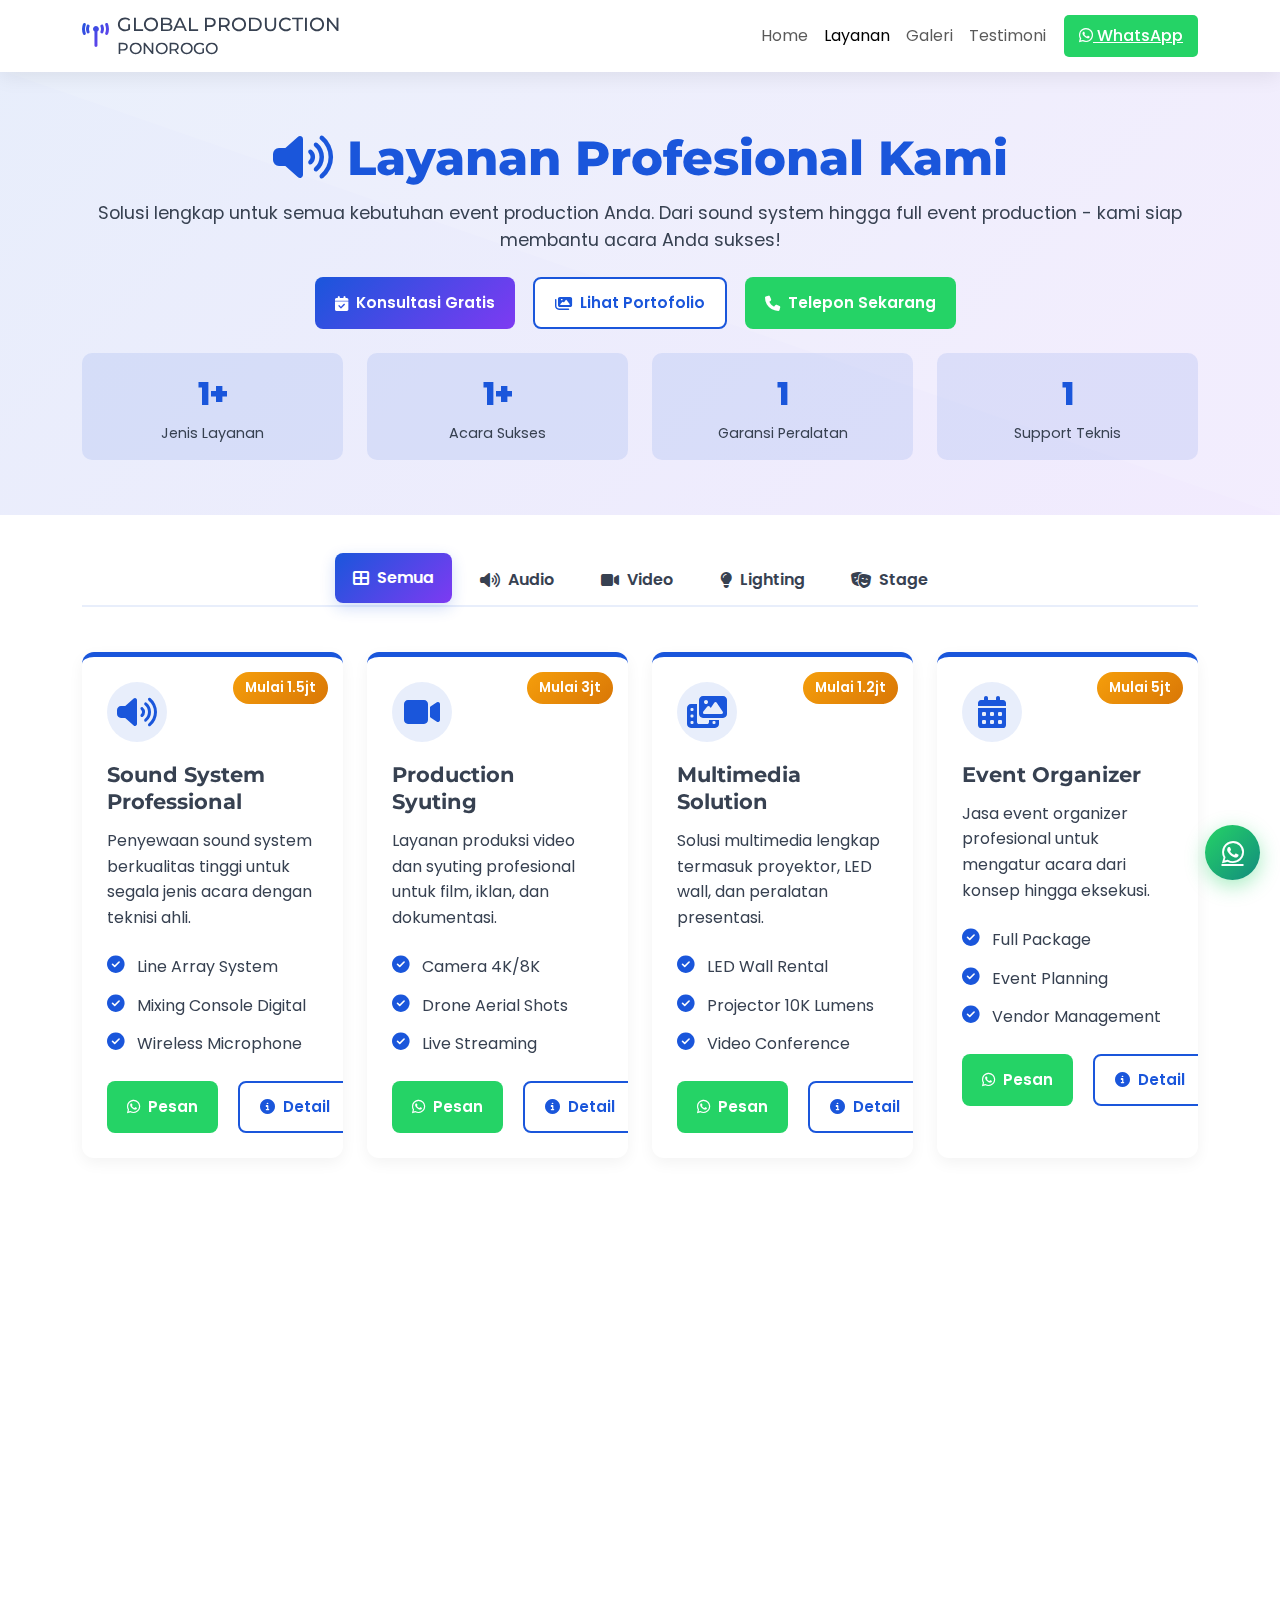
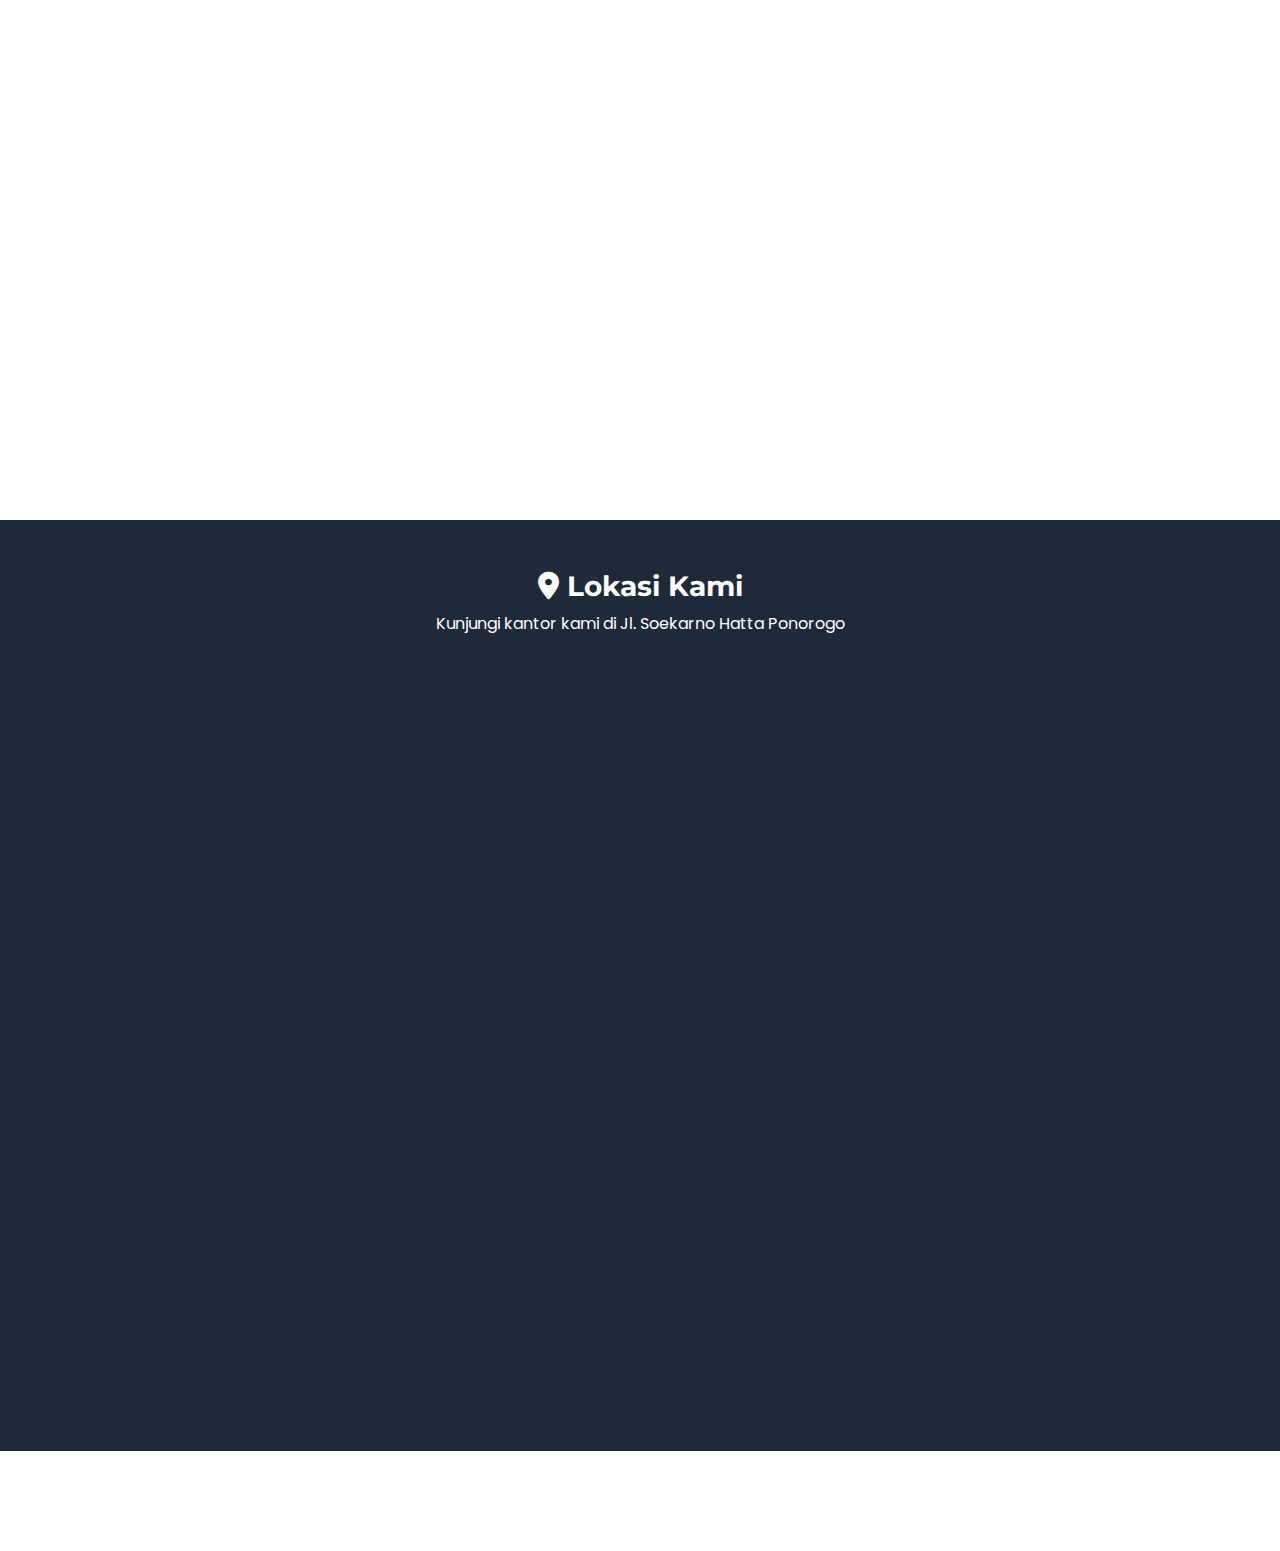
<file: services.html>
<!DOCTYPE html>
<html lang="id">
<head>
    <meta charset="UTF-8">
    <meta name="viewport" content="width=device-width, initial-scale=1.0, maximum-scale=1.0, user-scalable=no">
    <title>GLOBAL PRODUCTION PONOROGO - Layanan</title>
    
    <!-- Bootstrap 5 CSS -->
    <link href="https://cdn.jsdelivr.net/npm/bootstrap@5.3.0/dist/css/bootstrap.min.css" rel="stylesheet">
    
    <!-- Bootstrap Icons -->
    <link rel="stylesheet" href="https://cdn.jsdelivr.net/npm/bootstrap-icons@1.10.0/font/bootstrap-icons.css">
    
    <!-- Font Awesome -->
    <link rel="stylesheet" href="https://cdnjs.cloudflare.com/ajax/libs/font-awesome/6.4.0/css/all.min.css">
    
    <!-- Google Fonts -->
    <link href="https://fonts.googleapis.com/css2?family=Poppins:wght@300;400;500;600;700&family=Montserrat:wght@700;800;900&display=swap" rel="stylesheet">
    
    <!-- AOS (Animate On Scroll) -->
    <link href="https://unpkg.com/aos@2.3.1/dist/aos.css" rel="stylesheet">
    
    <style>
        :root {
            --primary-color: #1a56db;
            --primary-dark: #1e40af;
            --secondary-color: #7e3af2;
            --accent-color: #f59e0b;
            --accent-dark: #d97706;
            --dark-color: #1f2937;
            --light-color: #f9fafb;
            --text-color: #374151;
            --success-color: #10b981;
            --danger-color: #ef4444;
            --warning-color: #f59e0b;
            --info-color: #3b82f6;
        }
        
        body {
            font-family: 'Poppins', sans-serif;
            color: var(--text-color);
            line-height: 1.6;
            overflow-x: hidden;
            padding-top: 70px; /* Adjusted for fixed navbar */
            -webkit-text-size-adjust: 100%;
            -webkit-font-smoothing: antialiased;
        }
        
        h1, h2, h3, h4, h5, h6 {
            font-family: 'Montserrat', sans-serif;
            font-weight: 700;
        }
        
        .section-title {
            font-size: 1.8rem;
            font-weight: 800;
            margin-bottom: 1rem;
            position: relative;
            display: inline-block;
            line-height: 1.3;
        }
        
        .section-title::after {
            content: '';
            position: absolute;
            bottom: -10px;
            left: 0;
            width: 80px;
            height: 4px;
            background: linear-gradient(to right, var(--primary-color), var(--secondary-color));
            border-radius: 2px;
        }
        
        .section-subtitle {
            color: var(--primary-color);
            font-weight: 600;
            text-transform: uppercase;
            letter-spacing: 1px;
            font-size: 0.9rem;
            display: block;
            margin-bottom: 10px;
        }
        
        /* Custom Scrollbar */
        ::-webkit-scrollbar {
            width: 5px;
        }
        
        ::-webkit-scrollbar-track {
            background: #f1f1f1;
        }
        
        ::-webkit-scrollbar-thumb {
            background: var(--primary-color);
            border-radius: 5px;
        }
        
        /* Navigation - MOBILE OPTIMIZED */
        .navbar {
            background-color: rgba(255, 255, 255, 0.98);
            box-shadow: 0 4px 20px rgba(0, 0, 0, 0.08);
            padding: 0.8rem 0;
            position: fixed;
            top: 0;
            width: 100%;
            z-index: 1030;
            transition: all 0.3s ease;
        }
        
        .navbar.scrolled {
            padding: 0.5rem 0;
            background-color: rgba(255, 255, 255, 0.98);
            box-shadow: 0 4px 20px rgba(0, 0, 0, 0.1);
        }
        
        .logo {
            display: flex;
            align-items: center;
        }
        
        .logo-icon {
            font-size: 1.5rem;
            margin-right: 8px;
            color: var(--primary-color);
            background: linear-gradient(135deg, var(--primary-color), var(--secondary-color));
            -webkit-background-clip: text;
            -webkit-text-fill-color: transparent;
        }
        
        .logo h1 {
            font-size: 1.2rem;
            line-height: 1.2;
        }
        
        .nav-menu .nav-link {
            color: var(--dark-color);
            font-weight: 500;
            margin: 5px 0;
            padding: 10px 15px !important;
            border-radius: 5px;
            transition: all 0.3s;
            width: 100%;
            text-align: left;
        }
        
        .nav-menu .nav-link:hover,
        .nav-menu .nav-link.active {
            color: var(--primary-color);
            background-color: rgba(26, 86, 219, 0.08);
        }
        
        .navbar-toggler {
            border: none;
            padding: 0.5rem;
            font-size: 1.2rem;
        }
        
        .whatsapp-btn {
            background-color: #25D366;
            color: white;
            padding: 8px 15px;
            border-radius: 5px;
            font-weight: 500;
            transition: all 0.3s;
            display: flex;
            align-items: center;
            justify-content: center;
            gap: 8px;
            width: 100%;
            margin-top: 10px;
        }
        
        .whatsapp-btn:hover {
            background-color: #128C7E;
            color: white;
            text-decoration: none;
            transform: translateY(-2px);
            box-shadow: 0 5px 15px rgba(37, 211, 102, 0.3);
        }
        
        /* Page Header - MOBILE OPTIMIZED */
        .page-header {
            background: linear-gradient(135deg, rgba(26, 86, 219, 0.1) 0%, rgba(126, 58, 242, 0.1) 100%);
            padding: 40px 0 30px;
            margin-bottom: 30px;
            position: relative;
            overflow: hidden;
        }
        
        .page-header::before {
            content: '';
            position: absolute;
            top: 0;
            left: 0;
            width: 100%;
            height: 100%;
            background: url('data:image/svg+xml,<svg xmlns="http://www.w3.org/2000/svg" viewBox="0 0 100 100" preserveAspectRatio="none"><path d="M0,0 L100,0 L100,100 Z" fill="white" opacity="0.1"/></svg>');
            background-size: cover;
        }
        
        .page-header h1 {
            font-size: 2rem;
            font-weight: 800;
            color: var(--primary-color);
            margin-bottom: 0.8rem;
            line-height: 1.2;
        }
        
        .page-header p {
            font-size: 1rem;
            color: var(--text-color);
            max-width: 100%;
            margin: 0 auto 1.5rem;
            line-height: 1.5;
        }
        
        .btn-custom {
            padding: 12px 20px;
            border-radius: 8px;
            font-weight: 600;
            text-decoration: none;
            display: inline-flex;
            align-items: center;
            justify-content: center;
            gap: 8px;
            transition: all 0.3s;
            border: none;
            cursor: pointer;
            font-size: 0.95rem;
            width: 100%;
            margin-bottom: 10px;
        }
        
        .btn-primary-custom {
            background: linear-gradient(135deg, var(--primary-color), var(--secondary-color));
            color: white;
        }
        
        .btn-primary-custom:hover {
            color: white;
            transform: translateY(-3px);
            box-shadow: 0 10px 20px rgba(26, 86, 219, 0.3);
        }
        
        .btn-secondary-custom {
            background-color: white;
            color: var(--primary-color);
            border: 2px solid var(--primary-color);
        }
        
        .btn-secondary-custom:hover {
            background-color: var(--primary-color);
            color: white;
            transform: translateY(-3px);
        }
        
        .btn-whatsapp-custom {
            background-color: #25D366;
            color: white;
        }
        
        .btn-whatsapp-custom:hover {
            background-color: #128C7E;
            color: white;
            transform: translateY(-3px);
            box-shadow: 0 10px 20px rgba(37, 211, 102, 0.3);
        }
        
        /* Services Tabs - MOBILE OPTIMIZED */
        .services-tabs {
            margin-bottom: 30px;
        }
        
        .nav-tabs-custom {
            border-bottom: 2px solid rgba(26, 86, 219, 0.1);
            justify-content: center;
            flex-wrap: wrap;
            gap: 10px;
        }
        
        .nav-tabs-custom .nav-link {
            background: transparent;
            color: var(--text-color);
            border: none;
            font-weight: 600;
            padding: 12px 18px;
            margin: 0;
            border-radius: 8px;
            transition: all 0.3s;
            display: flex;
            align-items: center;
            gap: 8px;
            font-size: 0.9rem;
            width: 100%;
            justify-content: center;
        }
        
        .nav-tabs-custom .nav-link:hover {
            background-color: rgba(26, 86, 219, 0.1);
            color: var(--primary-color);
        }
        
        .nav-tabs-custom .nav-link.active {
            background: linear-gradient(135deg, var(--primary-color), var(--secondary-color));
            color: white;
            border: none;
            transform: translateY(-2px);
            box-shadow: 0 5px 15px rgba(26, 86, 219, 0.2);
        }
        
        /* Service Card - MOBILE OPTIMIZED */
        .service-card {
            background-color: white;
            border-radius: 12px;
            padding: 20px;
            height: 100%;
            box-shadow: 0 5px 15px rgba(0, 0, 0, 0.05);
            transition: all 0.4s cubic-bezier(0.175, 0.885, 0.32, 1.275);
            border-top: 5px solid var(--primary-color);
            position: relative;
            overflow: hidden;
            margin-bottom: 20px;
        }
        
        .service-card:hover {
            transform: translateY(-8px);
            box-shadow: 0 15px 30px rgba(0, 0, 0, 0.1);
        }
        
        .service-icon {
            font-size: 2rem;
            color: var(--primary-color);
            margin-bottom: 1.2rem;
            display: inline-flex;
            align-items: center;
            justify-content: center;
            width: 60px;
            height: 60px;
            border-radius: 50%;
            background-color: rgba(26, 86, 219, 0.1);
        }
        
        .service-card h3 {
            font-size: 1.3rem;
            margin-bottom: 0.8rem;
            line-height: 1.3;
        }
        
        .service-card p {
            font-size: 0.95rem;
            line-height: 1.5;
            margin-bottom: 1rem;
        }
        
        /* Price Badge */
        .price-badge {
            position: absolute;
            top: 15px;
            right: 15px;
            background: linear-gradient(135deg, var(--accent-color), var(--accent-dark));
            color: white;
            padding: 5px 12px;
            border-radius: 20px;
            font-size: 0.85rem;
            font-weight: 600;
            z-index: 2;
        }
        
        /* Service Features - MOBILE OPTIMIZED */
        .service-features {
            margin: 1.5rem 0;
        }
        
        .feature-item {
            display: flex;
            align-items: flex-start;
            margin-bottom: 0.8rem;
            font-size: 0.9rem;
        }
        
        .feature-icon {
            color: var(--primary-color);
            font-size: 1.1rem;
            margin-right: 10px;
            min-width: 20px;
            margin-top: 2px;
        }
        
        /* Button Group in Cards */
        .btn-group-mobile {
            display: flex;
            gap: 10px;
            margin-top: 1rem;
            flex-direction: column;
        }
        
        .btn-group-mobile .btn-custom {
            margin-bottom: 0;
        }
        
        /* Service Detail Modal - MOBILE OPTIMIZED */
        .service-modal .modal-content {
            border-radius: 12px;
            border: none;
        }
        
        .service-modal .modal-header {
            background: linear-gradient(135deg, var(--primary-color), var(--secondary-color));
            color: white;
            border-radius: 12px 12px 0 0;
            padding: 1.2rem 1.5rem;
            border-bottom: none;
        }
        
        .service-modal .modal-body {
            padding: 1.5rem;
            max-height: 70vh;
            overflow-y: auto;
        }
        
        .service-modal .modal-footer {
            border-top: 1px solid rgba(0, 0, 0, 0.1);
            padding: 1.2rem 1.5rem;
        }
        
        /* Equipment List - MOBILE OPTIMIZED */
        .equipment-grid {
            display: grid;
            grid-template-columns: repeat(2, 1fr);
            gap: 10px;
            margin-top: 15px;
        }
        
        .equipment-item {
            background-color: rgba(26, 86, 219, 0.05);
            padding: 8px 12px;
            border-radius: 6px;
            font-size: 0.85rem;
            text-align: center;
        }
        
        /* Service Comparison - MOBILE OPTIMIZED */
        .comparison-table {
            width: 100%;
            border-collapse: collapse;
            margin: 1.5rem 0;
            box-shadow: 0 3px 10px rgba(0, 0, 0, 0.05);
            border-radius: 8px;
            overflow: hidden;
            font-size: 0.9rem;
        }
        
        .comparison-table th {
            background: linear-gradient(135deg, var(--primary-color), var(--secondary-color));
            color: white;
            padding: 12px;
            text-align: left;
            font-size: 0.9rem;
        }
        
        .comparison-table td {
            padding: 10px 12px;
            border-bottom: 1px solid rgba(0, 0, 0, 0.1);
        }
        
        .comparison-table tr:last-child td {
            border-bottom: none;
        }
        
        /* Call to Action - MOBILE OPTIMIZED */
        .services-cta {
            background: linear-gradient(135deg, var(--primary-color) 0%, var(--primary-dark) 100%);
            color: white;
            padding: 40px 20px;
            border-radius: 15px;
            text-align: center;
            margin: 40px 0 30px;
            position: relative;
            overflow: hidden;
        }
        
        .services-cta h2 {
            color: white;
            font-size: 1.8rem;
            margin-bottom: 15px;
            position: relative;
            z-index: 1;
        }
        
        .services-cta p {
            color: rgba(255, 255, 255, 0.9);
            font-size: 1rem;
            margin-bottom: 25px;
            max-width: 100%;
            position: relative;
            z-index: 1;
            line-height: 1.5;
        }
        
        .cta-buttons {
            display: flex;
            gap: 15px;
            justify-content: center;
            flex-wrap: wrap;
            position: relative;
            z-index: 1;
        }
        
        /* Service Counter - MOBILE OPTIMIZED */
        .service-counter {
            text-align: center;
            padding: 15px;
            background-color: rgba(26, 86, 219, 0.1);
            border-radius: 10px;
            margin-bottom: 15px;
        }
        
        .counter-number {
            font-size: 2rem;
            font-weight: 800;
            color: var(--primary-color);
            display: block;
        }
        
        .counter-label {
            font-size: 0.9rem;
            color: var(--text-color);
        }
        
        /* Service Categories - MOBILE OPTIMIZED */
        .service-category {
            margin-bottom: 30px;
        }
        
        .category-header {
            display: flex;
            align-items: center;
            margin-bottom: 15px;
            padding-bottom: 10px;
            border-bottom: 2px solid rgba(26, 86, 219, 0.1);
        }
        
        .category-icon {
            font-size: 1.8rem;
            color: var(--primary-color);
            margin-right: 15px;
            background-color: rgba(26, 86, 219, 0.1);
            width: 50px;
            height: 50px;
            display: flex;
            align-items: center;
            justify-content: center;
            border-radius: 50%;
        }
        
        .category-title {
            font-size: 1.5rem;
            color: var(--primary-color);
            margin: 0;
        }
        
        /* Footer - MOBILE OPTIMIZED */
        .footer {
            background-color: var(--dark-color);
            color: white;
            padding-top: 50px;
        }
        
        .footer a {
            color: #d1d5db;
            text-decoration: none;
            transition: color 0.3s;
        }
        
        .footer a:hover {
            color: white;
        }
        
        .social-icons a {
            display: inline-flex;
            align-items: center;
            justify-content: center;
            width: 40px;
            height: 40px;
            border-radius: 50%;
            margin-right: 8px;
            color: white;
            transition: all 0.3s;
            font-size: 1.1rem;
        }
        
        /* WhatsApp Float Button - MOBILE OPTIMIZED */
        .whatsapp-float {
            position: fixed;
            bottom: 20px;
            right: 20px;
            background: linear-gradient(135deg, #25D366, #128C7E);
            color: white;
            width: 55px;
            height: 55px;
            border-radius: 50%;
            display: flex;
            align-items: center;
            justify-content: center;
            font-size: 1.6rem;
            box-shadow: 0 6px 20px rgba(37, 211, 102, 0.4);
            z-index: 1000;
            transition: all 0.4s;
            animation: float 3s ease-in-out infinite;
        }
        
        @keyframes float {
            0%, 100% { transform: translateY(0); }
            50% { transform: translateY(-8px); }
        }
        
        /* Back to Top Button */
        .back-to-top {
            position: fixed;
            bottom: 85px;
            right: 20px;
            width: 45px;
            height: 45px;
            background: linear-gradient(135deg, var(--primary-color), var(--secondary-color));
            color: white;
            border-radius: 50%;
            display: flex;
            align-items: center;
            justify-content: center;
            font-size: 1.3rem;
            box-shadow: 0 5px 15px rgba(26, 86, 219, 0.3);
            z-index: 999;
            opacity: 0;
            visibility: hidden;
            transition: all 0.3s;
            cursor: pointer;
        }
        
        .back-to-top.show {
            opacity: 1;
            visibility: visible;
        }
        
        /* Responsive Adjustments */
        @media (min-width: 576px) {
            .page-header h1 {
                font-size: 2.2rem;
            }
            
            .btn-custom {
                width: auto;
                margin-bottom: 0;
                margin-right: 10px;
            }
            
            .nav-tabs-custom .nav-link {
                width: auto;
                justify-content: flex-start;
            }
            
            .btn-group-mobile {
                flex-direction: row;
            }
            
            .equipment-grid {
                grid-template-columns: repeat(3, 1fr);
            }
        }
        
        @media (min-width: 768px) {
            .page-header {
                padding: 60px 0 40px;
                margin-bottom: 40px;
            }
            
            .page-header h1 {
                font-size: 2.5rem;
            }
            
            .page-header p {
                font-size: 1.1rem;
            }
            
            .section-title {
                font-size: 2.2rem;
            }
            
            .service-card {
                padding: 25px;
                margin-bottom: 0;
            }
            
            .services-cta {
                padding: 50px 40px;
                margin: 50px 0 40px;
            }
            
            .services-cta h2 {
                font-size: 2.2rem;
            }
            
            .cta-buttons {
                flex-direction: row;
            }
            
            .cta-buttons .btn-custom {
                width: auto;
            }
            
            .nav-tabs-custom {
                flex-direction: row;
            }
            
            .nav-tabs-custom .nav-link {
                font-size: 1rem;
            }
            
            .equipment-grid {
                grid-template-columns: repeat(4, 1fr);
            }
            
            .comparison-table {
                font-size: 1rem;
            }
        }
        
        @media (min-width: 992px) {
            .page-header h1 {
                font-size: 3rem;
            }
            
            .section-title {
                font-size: 2.5rem;
            }
            
            .nav-menu .nav-link {
                width: auto;
                margin: 0 5px;
                text-align: center;
            }
            
            .service-modal .modal-body {
                max-height: 60vh;
            }
            
            .whatsapp-btn {
                width: auto;
                margin-top: 0;
                margin-left: 10px;
            }
        }
        
        /* Utility classes for mobile */
        .mobile-only {
            display: block;
        }
        
        .desktop-only {
            display: none;
        }
        
        @media (min-width: 768px) {
            .mobile-only {
                display: none;
            }
            
            .desktop-only {
                display: block;
            }
        }
        
        /* Touch-friendly improvements */
        button, 
        .btn-custom,
        a,
        .nav-link,
        .social-icons a {
            -webkit-tap-highlight-color: transparent;
            touch-action: manipulation;
        }
        
        /* Prevent long words from breaking layout */
        .service-card h3,
        .category-title,
        .testimonial-text {
            word-wrap: break-word;
            overflow-wrap: break-word;
        }
        
        /* Improved spacing for mobile */
        .mb-mobile-3 {
            margin-bottom: 1rem;
        }
        
        .mb-mobile-4 {
            margin-bottom: 1.5rem;
        }
        
        /* Mobile menu improvements */
        .navbar-collapse {
            max-height: 80vh;
            overflow-y: auto;
            -webkit-overflow-scrolling: touch;
        }
        
        /* Fix for iOS form zoom */
        @media screen and (max-width: 768px) {
            input,
            select,
            textarea {
                font-size: 16px !important;
            }
        }
        
        /* Better text readability on mobile */
        p, li, span, .service-card p {
            font-size: 16px;
            line-height: 1.6;
        }
        
        /* Tab content spacing */
        .tab-content {
            padding: 15px 0;
        }
        
        /* Modal adjustments for mobile */
        .modal-dialog {
            margin: 10px;
        }
        
        /* Scrollable modal content */
        .modal-body {
            -webkit-overflow-scrolling: touch;
            overflow-y: auto;
        }
        
        /* Grid layout for service cards */
        .row.g-4 {
            row-gap: 20px !important;
        }
        
        /* Button sizes in modal footer */
        .modal-footer .btn-custom {
            flex: 1;
            min-width: 120px;
        }
    </style>
</head>
<body>
    <!-- Navigation -->
    <nav class="navbar navbar-expand-lg" id="mainNavbar">
        <div class="container">
            <div class="logo">
                <span class="logo-icon"><i class="fas fa-broadcast-tower"></i></span>
                <h1 class="h4 mb-0">GLOBAL PRODUCTION<br><small class="fs-6">PONOROGO</small></h1>
            </div>
            
            <button class="navbar-toggler" type="button" data-bs-toggle="collapse" data-bs-target="#navbarNav" aria-controls="navbarNav" aria-expanded="false" aria-label="Toggle navigation">
                <i class="fas fa-bars"></i>
            </button>
            
            <div class="collapse navbar-collapse" id="navbarNav">
                <div class="navbar-nav ms-auto align-items-center">
                    <a class="nav-link" href="index.html">Home</a>
                    <a class="nav-link active" href="services.html">Layanan</a>
                    <a class="nav-link" href="gallery.html">Galeri</a>
                    <a class="nav-link" href="testimonials.html">Testimoni</a>
                    <a href="https://wa.me/+6282134567890?text=Halo%20Global%20Production%20Ponorogo%2C%20Saya%20ingin%20bertanya%20tentang%20layanan%3A%0A%0A-%20Sound%20System%0A-%20Syuting%0A-%20Multimedia%0A-%20Event%20Organizer%0A-%20Lighting%0A-%20Stage%0A-%20Rigging%0A-%20Panggung" 
                       target="_blank" class="whatsapp-btn mobile-only">
                       <i class="fab fa-whatsapp"></i> WhatsApp
                    </a>
                    <a href="https://wa.me/+6282134567890?text=Halo%20Global%20Production%20Ponorogo%2C%20Saya%20ingin%20bertanya%20tentang%20layanan%3A%0A%0A-%20Sound%20System%0A-%20Syuting%0A-%20Multimedia%0A-%20Event%20Organizer%0A-%20Lighting%0A-%20Stage%0A-%20Rigging%0A-%20Panggung" 
                       target="_blank" class="whatsapp-btn desktop-only">
                       <i class="fab fa-whatsapp"></i> WhatsApp
                    </a>
                </div>
            </div>
        </div>
    </nav>

    <!-- Page Header -->
    <section class="page-header">
        <div class="container">
            <div class="row justify-content-center">
                <div class="col-12 text-center" data-aos="fade-up">
                    <h1><i class="fas fa-volume-up"></i> Layanan Profesional Kami</h1>
                    <p>Solusi lengkap untuk semua kebutuhan event production Anda. Dari sound system hingga full event production - kami siap membantu acara Anda sukses!</p>
                    
                    <div class="page-action mt-3 d-flex flex-column flex-sm-row justify-content-center gap-2">
                        <a href="#contact-services" class="btn-custom btn-primary-custom">
                            <i class="fas fa-calendar-check"></i> Konsultasi Gratis
                        </a>
                        <a href="gallery.html" class="btn-custom btn-secondary-custom">
                            <i class="fas fa-images"></i> Lihat Portofolio
                        </a>
                        <a href="tel:+6282134567890" class="btn-custom btn-whatsapp-custom">
                            <i class="fas fa-phone"></i> Telepon Sekarang
                        </a>
                    </div>
                </div>
            </div>
            
            <!-- Service Counter - MOBILE FRIENDLY -->
            <div class="row mt-4" data-aos="fade-up" data-aos-delay="100">
                <div class="col-6 col-sm-3">
                    <div class="service-counter">
                        <span class="counter-number">8+</span>
                        <span class="counter-label">Jenis Layanan</span>
                    </div>
                </div>
                <div class="col-6 col-sm-3">
                    <div class="service-counter">
                        <span class="counter-number">500+</span>
                        <span class="counter-label">Acara Sukses</span>
                    </div>
                </div>
                <div class="col-6 col-sm-3">
                    <div class="service-counter">
                        <span class="counter-number">100%</span>
                        <span class="counter-label">Garansi Peralatan</span>
                    </div>
                </div>
                <div class="col-6 col-sm-3">
                    <div class="service-counter">
                        <span class="counter-number">24/7</span>
                        <span class="counter-label">Support Teknis</span>
                    </div>
                </div>
            </div>
        </div>
    </section>

    <!-- Services Tabs -->
    <section class="services-tabs">
        <div class="container">
            <ul class="nav nav-tabs nav-tabs-custom" id="servicesTab" role="tablist">
                <li class="nav-item" role="presentation">
                    <button class="nav-link active" id="all-tab" data-bs-toggle="tab" data-bs-target="#all" type="button" role="tab">
                        <i class="fas fa-th-large"></i> Semua
                    </button>
                </li>
                <li class="nav-item" role="presentation">
                    <button class="nav-link" id="audio-tab" data-bs-toggle="tab" data-bs-target="#audio" type="button" role="tab">
                        <i class="fas fa-volume-up"></i> Audio
                    </button>
                </li>
                <li class="nav-item" role="presentation">
                    <button class="nav-link" id="video-tab" data-bs-toggle="tab" data-bs-target="#video" type="button" role="tab">
                        <i class="fas fa-video"></i> Video
                    </button>
                </li>
                <li class="nav-item" role="presentation">
                    <button class="nav-link" id="lighting-tab" data-bs-toggle="tab" data-bs-target="#lighting" type="button" role="tab">
                        <i class="fas fa-lightbulb"></i> Lighting
                    </button>
                </li>
                <li class="nav-item" role="presentation">
                    <button class="nav-link" id="stage-tab" data-bs-toggle="tab" data-bs-target="#stage" type="button" role="tab">
                        <i class="fas fa-theater-masks"></i> Stage
                    </button>
                </li>
            </ul>
        </div>
    </section>

    <!-- Services Content -->
    <section class="services-content">
        <div class="container">
            <div class="tab-content" id="servicesTabContent">
                <!-- All Services Tab -->
                <div class="tab-pane fade show active" id="all" role="tabpanel">
                    <div class="row g-4">
                        <!-- Sound System -->
                        <div class="col-12 col-sm-6 col-lg-4 col-xl-3" data-aos="fade-up">
                            <div class="service-card">
                                <div class="price-badge">Mulai 1.5jt</div>
                                <div class="service-icon">
                                    <i class="fas fa-volume-up"></i>
                                </div>
                                <h3>Sound System Professional</h3>
                                <p>Penyewaan sound system berkualitas tinggi untuk segala jenis acara dengan teknisi ahli.</p>
                                <div class="service-features">
                                    <div class="feature-item">
                                        <i class="fas fa-check-circle feature-icon"></i>
                                        <span>Line Array System</span>
                                    </div>
                                    <div class="feature-item">
                                        <i class="fas fa-check-circle feature-icon"></i>
                                        <span>Mixing Console Digital</span>
                                    </div>
                                    <div class="feature-item">
                                        <i class="fas fa-check-circle feature-icon"></i>
                                        <span>Wireless Microphone</span>
                                    </div>
                                </div>
                                <div class="btn-group-mobile">
                                    <a href="https://wa.me/+6282134567890?text=Halo%20Global%20Production%20Ponorogo%2C%20Saya%20ingin%20bertanya%20tentang%20layanan%20Sound%20System" 
                                       target="_blank" class="btn-custom btn-whatsapp-custom">
                                        <i class="fab fa-whatsapp"></i> Pesan
                                    </a>
                                    <button class="btn-custom btn-secondary-custom" data-bs-toggle="modal" data-bs-target="#soundModal">
                                        <i class="fas fa-info-circle"></i> Detail
                                    </button>
                                </div>
                            </div>
                        </div>
                        
                        <!-- Production Syuting -->
                        <div class="col-12 col-sm-6 col-lg-4 col-xl-3" data-aos="fade-up" data-aos-delay="100">
                            <div class="service-card">
                                <div class="price-badge">Mulai 3jt</div>
                                <div class="service-icon">
                                    <i class="fas fa-video"></i>
                                </div>
                                <h3>Production Syuting</h3>
                                <p>Layanan produksi video dan syuting profesional untuk film, iklan, dan dokumentasi.</p>
                                <div class="service-features">
                                    <div class="feature-item">
                                        <i class="fas fa-check-circle feature-icon"></i>
                                        <span>Camera 4K/8K</span>
                                    </div>
                                    <div class="feature-item">
                                        <i class="fas fa-check-circle feature-icon"></i>
                                        <span>Drone Aerial Shots</span>
                                    </div>
                                    <div class="feature-item">
                                        <i class="fas fa-check-circle feature-icon"></i>
                                        <span>Live Streaming</span>
                                    </div>
                                </div>
                                <div class="btn-group-mobile">
                                    <a href="https://wa.me/+6282134567890?text=Halo%20Global%20Production%20Ponorogo%2C%20Saya%20ingin%20bertanya%20tentang%20layanan%20Production%20Syuting" 
                                       target="_blank" class="btn-custom btn-whatsapp-custom">
                                        <i class="fab fa-whatsapp"></i> Pesan
                                    </a>
                                    <button class="btn-custom btn-secondary-custom" data-bs-toggle="modal" data-bs-target="#productionModal">
                                        <i class="fas fa-info-circle"></i> Detail
                                    </button>
                                </div>
                            </div>
                        </div>
                        
                        <!-- Multimedia Solution -->
                        <div class="col-12 col-sm-6 col-lg-4 col-xl-3" data-aos="fade-up" data-aos-delay="200">
                            <div class="service-card">
                                <div class="price-badge">Mulai 1.2jt</div>
                                <div class="service-icon">
                                    <i class="fas fa-photo-video"></i>
                                </div>
                                <h3>Multimedia Solution</h3>
                                <p>Solusi multimedia lengkap termasuk proyektor, LED wall, dan peralatan presentasi.</p>
                                <div class="service-features">
                                    <div class="feature-item">
                                        <i class="fas fa-check-circle feature-icon"></i>
                                        <span>LED Wall Rental</span>
                                    </div>
                                    <div class="feature-item">
                                        <i class="fas fa-check-circle feature-icon"></i>
                                        <span>Projector 10K Lumens</span>
                                    </div>
                                    <div class="feature-item">
                                        <i class="fas fa-check-circle feature-icon"></i>
                                        <span>Video Conference</span>
                                    </div>
                                </div>
                                <div class="btn-group-mobile">
                                    <a href="https://wa.me/+6282134567890?text=Halo%20Global%20Production%20Ponorogo%2C%20Saya%20ingin%20bertanya%20tentang%20layanan%20Multimedia" 
                                       target="_blank" class="btn-custom btn-whatsapp-custom">
                                        <i class="fab fa-whatsapp"></i> Pesan
                                    </a>
                                    <button class="btn-custom btn-secondary-custom" data-bs-toggle="modal" data-bs-target="#multimediaModal">
                                        <i class="fas fa-info-circle"></i> Detail
                                    </button>
                                </div>
                            </div>
                        </div>
                        
                        <!-- Event Organizer -->
                        <div class="col-12 col-sm-6 col-lg-4 col-xl-3" data-aos="fade-up" data-aos-delay="300">
                            <div class="service-card">
                                <div class="price-badge">Mulai 5jt</div>
                                <div class="service-icon">
                                    <i class="fas fa-calendar-alt"></i>
                                </div>
                                <h3>Event Organizer</h3>
                                <p>Jasa event organizer profesional untuk mengatur acara dari konsep hingga eksekusi.</p>
                                <div class="service-features">
                                    <div class="feature-item">
                                        <i class="fas fa-check-circle feature-icon"></i>
                                        <span>Full Package</span>
                                    </div>
                                    <div class="feature-item">
                                        <i class="fas fa-check-circle feature-icon"></i>
                                        <span>Event Planning</span>
                                    </div>
                                    <div class="feature-item">
                                        <i class="fas fa-check-circle feature-icon"></i>
                                        <span>Vendor Management</span>
                                    </div>
                                </div>
                                <div class="btn-group-mobile">
                                    <a href="https://wa.me/+6282134567890?text=Halo%20Global%20Production%20Ponorogo%2C%20Saya%20ingin%20bertanya%20tentang%20layanan%20Event%20Organizer" 
                                       target="_blank" class="btn-custom btn-whatsapp-custom">
                                        <i class="fab fa-whatsapp"></i> Pesan
                                    </a>
                                    <button class="btn-custom btn-secondary-custom" data-bs-toggle="modal" data-bs-target="#eventModal">
                                        <i class="fas fa-info-circle"></i> Detail
                                    </button>
                                </div>
                            </div>
                        </div>
                        
                        <!-- Lighting System -->
                        <div class="col-12 col-sm-6 col-lg-4 col-xl-3" data-aos="fade-up">
                            <div class="service-card">
                                <div class="price-badge">Mulai 800k</div>
                                <div class="service-icon">
                                    <i class="fas fa-lightbulb"></i>
                                </div>
                                <h3>Lighting System</h3>
                                <p>Sistem pencahayaan profesional untuk konser, panggung, dan event indoor/outdoor.</p>
                                <div class="service-features">
                                    <div class="feature-item">
                                        <i class="fas fa-check-circle feature-icon"></i>
                                        <span>Moving Head Lights</span>
                                    </div>
                                    <div class="feature-item">
                                        <i class="fas fa-check-circle feature-icon"></i>
                                        <span>LED Pars & Bars</span>
                                    </div>
                                    <div class="feature-item">
                                        <i class="fas fa-check-circle feature-icon"></i>
                                        <span>Laser & Effect</span>
                                    </div>
                                </div>
                                <div class="btn-group-mobile">
                                    <a href="https://wa.me/+6282134567890?text=Halo%20Global%20Production%20Ponorogo%2C%20Saya%20ingin%20bertanya%20tentang%20layanan%20Lighting" 
                                       target="_blank" class="btn-custom btn-whatsapp-custom">
                                        <i class="fab fa-whatsapp"></i> Pesan
                                    </a>
                                    <button class="btn-custom btn-secondary-custom" data-bs-toggle="modal" data-bs-target="#lightingModal">
                                        <i class="fas fa-info-circle"></i> Detail
                                    </button>
                                </div>
                            </div>
                        </div>
                        
                        <!-- Stage & Panggung -->
                        <div class="col-12 col-sm-6 col-lg-4 col-xl-3" data-aos="fade-up" data-aos-delay="100">
                            <div class="service-card">
                                <div class="price-badge">Mulai 2.5jt</div>
                                <div class="service-icon">
                                    <i class="fas fa-theater-masks"></i>
                                </div>
                                <h3>Stage & Panggung</h3>
                                <p>Penyewaan panggung profesional dengan berbagai ukuran dan konfigurasi.</p>
                                <div class="service-features">
                                    <div class="feature-item">
                                        <i class="fas fa-check-circle feature-icon"></i>
                                        <span>Modular Stage System</span>
                                    </div>
                                    <div class="feature-item">
                                        <i class="fas fa-check-circle feature-icon"></i>
                                        <span>Canopy & Roofing</span>
                                    </div>
                                    <div class="feature-item">
                                        <i class="fas fa-check-circle feature-icon"></i>
                                        <span>Backdrop & Decoration</span>
                                    </div>
                                </div>
                                <div class="btn-group-mobile">
                                    <a href="https://wa.me/+6282134567890?text=Halo%20Global%20Production%20Ponorogo%2C%20Saya%20ingin%20bertanya%20tentang%20layanan%20Stage%20%26%20Panggung" 
                                       target="_blank" class="btn-custom btn-whatsapp-custom">
                                        <i class="fab fa-whatsapp"></i> Pesan
                                    </a>
                                    <button class="btn-custom btn-secondary-custom" data-bs-toggle="modal" data-bs-target="#stageModal">
                                        <i class="fas fa-info-circle"></i> Detail
                                    </button>
                                </div>
                            </div>
                        </div>
                        
                        <!-- Rigging System -->
                        <div class="col-12 col-sm-6 col-lg-4 col-xl-3" data-aos="fade-up" data-aos-delay="200">
                            <div class="service-card">
                                <div class="price-badge">Mulai 1jt</div>
                                <div class="service-icon">
                                    <i class="fas fa-cogs"></i>
                                </div>
                                <h3>Rigging System</h3>
                                <p>Sistem rigging aman untuk menggantung lighting, audio, dan properti panggung.</p>
                                <div class="service-features">
                                    <div class="feature-item">
                                        <i class="fas fa-check-circle feature-icon"></i>
                                        <span>Truss System</span>
                                    </div>
                                    <div class="feature-item">
                                        <i class="fas fa-check-circle feature-icon"></i>
                                        <span>Motor Hoist</span>
                                    </div>
                                    <div class="feature-item">
                                        <i class="fas fa-check-circle feature-icon"></i>
                                        <span>Safety Certified</span>
                                    </div>
                                </div>
                                <div class="btn-group-mobile">
                                    <a href="https://wa.me/+6282134567890?text=Halo%20Global%20Production%20Ponorogo%2C%20Saya%20ingin%20bertanya%20tentang%20layanan%20Rigging" 
                                       target="_blank" class="btn-custom btn-whatsapp-custom">
                                        <i class="fab fa-whatsapp"></i> Pesan
                                    </a>
                                    <button class="btn-custom btn-secondary-custom" data-bs-toggle="modal" data-bs-target="#riggingModal">
                                        <i class="fas fa-info-circle"></i> Detail
                                    </button>
                                </div>
                            </div>
                        </div>
                        
                        <!-- Instalasi Permanent -->
                        <div class="col-12 col-sm-6 col-lg-4 col-xl-3" data-aos="fade-up" data-aos-delay="300">
                            <div class="service-card">
                                <div class="price-badge">Harga Custom</div>
                                <div class="service-icon">
                                    <i class="fas fa-tools"></i>
                                </div>
                                <h3>Instalasi Permanent</h3>
                                <p>Instalasi sistem audio, lighting, dan multimedia permanen untuk venue.</p>
                                <div class="service-features">
                                    <div class="feature-item">
                                        <i class="fas fa-check-circle feature-icon"></i>
                                        <span>Custom Design</span>
                                    </div>
                                    <div class="feature-item">
                                        <i class="fas fa-check-circle feature-icon"></i>
                                        <span>Maintenance Service</span>
                                    </div>
                                    <div class="feature-item">
                                        <i class="fas fa-check-circle feature-icon"></i>
                                        <span>Warranty Included</span>
                                    </div>
                                </div>
                                <div class="btn-group-mobile">
                                    <a href="https://wa.me/+6282134567890?text=Halo%20Global%20Production%20Ponorogo%2C%20Saya%20ingin%20bertanya%20tentang%20layanan%20Instalasi%20Permanent" 
                                       target="_blank" class="btn-custom btn-whatsapp-custom">
                                        <i class="fab fa-whatsapp"></i> Konsultasi
                                    </a>
                                    <button class="btn-custom btn-secondary-custom" data-bs-toggle="modal" data-bs-target="#installationModal">
                                        <i class="fas fa-info-circle"></i> Detail
                                    </button>
                                </div>
                            </div>
                        </div>
                    </div>
                </div>
                
                <!-- Other tabs (simplified for mobile) -->
                <div class="tab-pane fade" id="audio" role="tabpanel">
                    <div class="service-category">
                        <div class="category-header">
                            <div class="category-icon">
                                <i class="fas fa-volume-up"></i>
                            </div>
                            <h3 class="category-title">Layanan Audio Profesional</h3>
                        </div>
                        <div class="text-center mb-4">
                            <p>Untuk detail lengkap semua layanan audio, silakan lihat tab "Semua Layanan" atau hubungi kami langsung.</p>
                            <a href="tel:+6282134567890" class="btn-custom btn-primary-custom mt-2">
                                <i class="fas fa-phone"></i> Konsultasi Audio
                            </a>
                        </div>
                    </div>
                </div>
                
                <div class="tab-pane fade" id="video" role="tabpanel">
                    <div class="service-category">
                        <div class="category-header">
                            <div class="category-icon">
                                <i class="fas fa-video"></i>
                            </div>
                            <h3 class="category-title">Layanan Video & Multimedia</h3>
                        </div>
                        <div class="text-center mb-4">
                            <p>Untuk detail lengkap semua layanan video, silakan lihat tab "Semua Layanan" atau hubungi kami langsung.</p>
                            <a href="tel:+6282134567890" class="btn-custom btn-primary-custom mt-2">
                                <i class="fas fa-phone"></i> Konsultasi Video
                            </a>
                        </div>
                    </div>
                </div>
                
                <div class="tab-pane fade" id="lighting" role="tabpanel">
                    <div class="service-category">
                        <div class="category-header">
                            <div class="category-icon">
                                <i class="fas fa-lightbulb"></i>
                            </div>
                            <h3 class="category-title">Layanan Lighting System</h3>
                        </div>
                        <div class="text-center mb-4">
                            <p>Untuk detail lengkap semua layanan lighting, silakan lihat tab "Semua Layanan" atau hubungi kami langsung.</p>
                            <a href="tel:+6282134567890" class="btn-custom btn-primary-custom mt-2">
                                <i class="fas fa-phone"></i> Konsultasi Lighting
                            </a>
                        </div>
                    </div>
                </div>
                
                <div class="tab-pane fade" id="stage" role="tabpanel">
                    <div class="service-category">
                        <div class="category-header">
                            <div class="category-icon">
                                <i class="fas fa-theater-masks"></i>
                            </div>
                            <h3 class="category-title">Layanan Stage & Panggung</h3>
                        </div>
                        <div class="text-center mb-4">
                            <p>Untuk detail lengkap semua layanan stage, silakan lihat tab "Semua Layanan" atau hubungi kami langsung.</p>
                            <a href="tel:+6282134567890" class="btn-custom btn-primary-custom mt-2">
                                <i class="fas fa-phone"></i> Konsultasi Stage
                            </a>
                        </div>
                    </div>
                </div>
            </div>
            
            <!-- Call to Action -->
            <div class="services-cta" id="contact-services" data-aos="fade-up">
                <h2>Butuh Konsultasi Layanan?</h2>
                <p>Tim ahli kami siap membantu Anda memilih layanan yang tepat untuk acara Anda. Konsultasi gratis tanpa biaya!</p>
                
                <div class="cta-buttons d-flex flex-column flex-sm-row">
                    <a href="contact.html" class="btn-custom btn-secondary-custom mb-2 mb-sm-0 me-sm-2">
                        <i class="fas fa-calendar-alt"></i> Request Quote
                    </a>
                    <a href="tel:+6282134567890" class="btn-custom btn-secondary-custom mb-2 mb-sm-0 me-sm-2">
                        <i class="fas fa-phone"></i> Telepon Kami
                    </a>
                    <a href="https://wa.me/+6282134567890?text=Halo%20Global%20Production%20Ponorogo%2C%20Saya%20ingin%20konsultasi%20tentang%20layanan%20untuk%20acara%20saya%3A" 
                       target="_blank" class="btn-custom btn-whatsapp-custom">
                       <i class="fab fa-whatsapp"></i> WhatsApp
                    </a>
                </div>
                
                <div class="mt-4">
                    <a href="gallery.html" class="text-white text-decoration-underline d-block">
                        <i class="fas fa-arrow-right me-2"></i> Lihat hasil kerja kami di galeri
                    </a>
                </div>
            </div>
        </div>
    </section>

    <!-- Service Detail Modals -->
    <!-- Sound System Modal -->
    <div class="modal fade service-modal" id="soundModal" tabindex="-1" aria-labelledby="soundModalLabel" aria-hidden="true">
        <div class="modal-dialog modal-dialog-centered modal-lg">
            <div class="modal-content">
                <div class="modal-header">
                    <h5 class="modal-title" id="soundModalLabel">
                        <i class="fas fa-volume-up me-2"></i> Sound System Professional
                    </h5>
                    <button type="button" class="btn-close btn-close-white" data-bs-dismiss="modal" aria-label="Close"></button>
                </div>
                <div class="modal-body">
                    <h4 class="mb-3">Solusi Audio Terbaik untuk Acara Anda</h4>
                    <p>Kami menyediakan sistem audio profesional untuk segala jenis acara, mulai dari pernikahan, konser, seminar, hingga festival besar.</p>
                    
                    <div class="service-features">
                        <h5>Fitur Utama:</h5>
                        <div class="feature-item">
                            <i class="fas fa-check-circle feature-icon"></i>
                            <span><strong>Line Array System</strong> - Jangkauan suara optimal untuk area luas</span>
                        </div>
                        <div class="feature-item">
                            <i class="fas fa-check-circle feature-icon"></i>
                            <span><strong>Digital Mixing Console</strong> - Kontrol audio presisi dengan efek digital</span>
                        </div>
                        <div class="feature-item">
                            <i class="fas fa-check-circle feature-icon"></i>
                            <span><strong>Wireless Microphone System</strong> - Fleksibilitas gerak untuk MC dan performer</span>
                        </div>
                    </div>
                    
                    <div class="equipment-grid mt-4">
                        <div class="equipment-item">Line Array JBL/VTX</div>
                        <div class="equipment-item">Midas M32 Console</div>
                        <div class="equipment-item">Shure Wireless Mic</div>
                        <div class="equipment-item">Subwoofer 18"</div>
                    </div>
                    
                    <div class="mt-4">
                        <h5>Paket Harga:</h5>
                        <div class="table-responsive">
                            <table class="comparison-table">
                                <thead>
                                    <tr>
                                        <th>Paket</th>
                                        <th>Kapasitas</th>
                                        <th>Harga/Hari</th>
                                    </tr>
                                </thead>
                                <tbody>
                                    <tr>
                                        <td>Basic</td>
                                        <td>200-500 orang</td>
                                        <td>Rp 1.500.000</td>
                                    </tr>
                                    <tr>
                                        <td>Standard</td>
                                        <td>500-1000 orang</td>
                                        <td>Rp 2.500.000</td>
                                    </tr>
                                    <tr>
                                        <td>Premium</td>
                                        <td>1000-3000 orang</td>
                                        <td>Rp 5.000.000</td>
                                    </tr>
                                </tbody>
                            </table>
                        </div>
                    </div>
                </div>
                <div class="modal-footer d-flex flex-column flex-sm-row">
                    <button type="button" class="btn-custom btn-secondary-custom mb-2 mb-sm-0 me-sm-2" data-bs-dismiss="modal">Tutup</button>
                    <a href="https://wa.me/+6282134567890?text=Halo%20Global%20Production%20Ponorogo%2C%20Saya%20tertarik%20dengan%20layanan%20Sound%20System%20Professional%2C%20bisa%20minta%20info%20lebih%20detail%3F" 
                       target="_blank" class="btn-custom btn-whatsapp-custom">
                       <i class="fab fa-whatsapp"></i> Pesan via WhatsApp
                    </a>
                </div>
            </div>
        </div>
    </div>
    
    <!-- Add similar modals for other services (you can duplicate and modify the soundModal for other services) -->
    <!-- Production Modal -->
    <div class="modal fade service-modal" id="productionModal" tabindex="-1" aria-labelledby="productionModalLabel" aria-hidden="true">
        <div class="modal-dialog modal-dialog-centered modal-lg">
            <div class="modal-content">
                <div class="modal-header">
                    <h5 class="modal-title" id="productionModalLabel">
                        <i class="fas fa-video me-2"></i> Production Syuting
                    </h5>
                    <button type="button" class="btn-close btn-close-white" data-bs-dismiss="modal" aria-label="Close"></button>
                </div>
                <div class="modal-body">
                    <h4 class="mb-3">Layanan Produksi Video Profesional</h4>
                    <p>Kami menyediakan layanan produksi video lengkap untuk kebutuhan film, iklan, dokumentasi, dan live streaming.</p>
                    
                    <div class="service-features">
                        <h5>Fitur Utama:</h5>
                        <div class="feature-item">
                            <i class="fas fa-check-circle feature-icon"></i>
                            <span><strong>Camera 4K/8K</strong> - Kualitas gambar terbaik</span>
                        </div>
                        <div class="feature-item">
                            <i class="fas fa-check-circle feature-icon"></i>
                            <span><strong>Drone Aerial Shots</strong> - Pengambilan gambar udara</span>
                        </div>
                        <div class="feature-item">
                            <i class="fas fa-check-circle feature-icon"></i>
                            <span><strong>Live Streaming Setup</strong> - Streaming kualitas tinggi</span>
                        </div>
                    </div>
                    
                    <div class="mt-4">
                        <h5>Paket Harga:</h5>
                        <div class="table-responsive">
                            <table class="comparison-table">
                                <thead>
                                    <tr>
                                        <th>Paket</th>
                                        <th>Durasi</th>
                                        <th>Harga</th>
                                    </tr>
                                </thead>
                                <tbody>
                                    <tr>
                                        <td>Basic</td>
                                        <td>4 Jam</td>
                                        <td>Rp 3.000.000</td>
                                    </tr>
                                    <tr>
                                        <td>Standard</td>
                                        <td>8 Jam</td>
                                        <td>Rp 5.000.000</td>
                                    </tr>
                                    <tr>
                                        <td>Full Day</td>
                                        <td>12 Jam</td>
                                        <td>Rp 8.000.000</td>
                                    </tr>
                                </tbody>
                            </table>
                        </div>
                    </div>
                </div>
                <div class="modal-footer d-flex flex-column flex-sm-row">
                    <button type="button" class="btn-custom btn-secondary-custom mb-2 mb-sm-0 me-sm-2" data-bs-dismiss="modal">Tutup</button>
                    <a href="https://wa.me/+6282134567890?text=Halo%20Global%20Production%20Ponorogo%2C%20Saya%20tertarik%20dengan%20layanan%20Production%20Syuting%2C%20bisa%20minta%20info%20lebih%20detail%3F" 
                       target="_blank" class="btn-custom btn-whatsapp-custom">
                       <i class="fab fa-whatsapp"></i> Pesan via WhatsApp
                    </a>
                </div>
            </div>
        </div>
    </div>

    <!-- Footer -->
    <footer class="footer">
        <div class="container">
            <!-- Google Maps Section -->
            <div class="maps-section mb-4">
                <div class="maps-header text-center mb-3">
                    <h3><i class="fas fa-map-marker-alt"></i> Lokasi Kami</h3>
                    <p>Kunjungi kantor kami di Jl. Soekarno Hatta Ponorogo</p>
                </div>
                
                <div class="row g-3">
                    <div class="col-lg-8" data-aos="fade-right">
                        <div class="google-maps">
                            <iframe 
                                src="https://www.google.com/maps/embed?pb=!1m18!1m12!1m3!1d3951.57461384212!2d111.4887810750884!3d-7.9394162920846325!2m3!1f0!2f0!3f0!3m2!1i1024!2i768!4f13.1!3m3!1m2!1s0x2e790b0047696b81%3A0xda7f0af71aa4e4f6!2sGLOBAL%20PRODUCTION!5e0!3m2!1sid!2sid!4v1769149121996!5m2!1sid!2sid" 
                                width="100%" 
                                height="250" 
                                style="border:0;" 
                                allowfullscreen="" 
                                loading="lazy" 
                                referrerpolicy="no-referrer-when-downgrade">
                            </iframe>
                            <div class="maps-overlay d-flex p-2 flex-wrap">
                                <a href="https://goo.gl/maps/da7f0af71aa4e4f6" target="_blank" class="btn btn-outline-light me-2 mb-1">
                                    <i class="fas fa-external-link-alt"></i> Buka di Maps
                                </a>
                                <a href="https://maps.app.goo.gl/?link=https://www.google.com/maps/place/GLOBAL%20PRODUCTION/@-7.9394163,111.4887811,17z?entry=ttu" 
                                   target="_blank" class="btn btn-light mb-1">
                                    <i class="fas fa-directions"></i> Dapatkan Rute
                                </a>
                            </div>
                        </div>
                    </div>
                    
                    <div class="col-lg-4" data-aos="fade-left">
                        <div class="maps-info h-100">
                            <h4><i class="fas fa-info-circle"></i> Informasi Lokasi</h4>
                            <div class="info-detail d-flex mb-2">
                                <i class="fas fa-map-pin mt-1 me-2 text-primary"></i>
                                <div>
                                    <strong>Alamat:</strong>
                                    <p>JL Soekarno Hatta No. 123, Ponorogo, Jawa Timur 63411</p>
                                </div>
                            </div>
                            <div class="info-detail d-flex mb-2">
                                <i class="fas fa-clock mt-1 me-2 text-primary"></i>
                                <div>
                                    <strong>Jam Operasional:</strong>
                                    <p>Senin - Sabtu: 08:00 - 17:00 WIB</p>
                                    <p>Minggu: 09:00 - 15:00 WIB</p>
                                </div>
                            </div>
                            <div class="info-detail d-flex mb-2">
                                <i class="fas fa-phone mt-1 me-2 text-primary"></i>
                                <div>
                                    <strong>Kontak:</strong>
                                    <p>+62 821 3456 7890</p>
                                </div>
                            </div>
                            <div class="maps-actions mt-3 d-flex flex-wrap">
                                <a href="https://goo.gl/maps/da7f0af71aa4e4f6" target="_blank" class="btn btn-outline-light mb-1 me-1">
                                    <i class="fas fa-map-marked-alt"></i> Maps
                                </a>
                                <a href="tel:+6282134567890" class="btn btn-light mb-1 me-1">
                                    <i class="fas fa-phone"></i> Telepon
                                </a>
                                <a href="https://wa.me/+6282134567890?text=Halo%20Global%20Production%20Ponorogo%2C%20Saya%20ingin%20bertanya%20tentang%20layanan%3A%0A%0A-%20Sound%20System%0A-%20Syuting%0A-%20Multimedia%0A-%20Event%20Organizer%0A-%20Lighting%0A-%20Stage%0A-%20Rigging%0A-%20Panggung" 
                                   target="_blank" class="btn btn-success mb-1">
                                    <i class="fab fa-whatsapp"></i> WhatsApp
                                </a>
                            </div>
                        </div>
                    </div>
                </div>
            </div>
            
            <!-- Main Footer Content -->
            <div class="row g-3 mb-4">
                <div class="col-lg-4" data-aos="fade-up">
                    <div class="footer-logo">
                        <div class="d-flex align-items-center mb-3">
                            <span class="logo-icon"><i class="fas fa-broadcast-tower"></i></span>
                            <h2 class="h4 mb-0 ms-2">GLOBAL PRODUCTION<br><small>PONOROGO</small></h2>
                        </div>
                        <p>Solusi Event Production Profesional</p>
                        
                        <!-- Social Media Icons -->
                        <div class="social-media mt-3">
                            <h4>Ikuti Kami</h4>
                            <div class="social-icons d-flex mb-3">
                                <a href="https://instagram.com/globalproductionponorogo" target="_blank" class="social-icon instagram">
                                    <i class="fab fa-instagram"></i>
                                </a>
                                <a href="https://facebook.com/globalproductionponorogo" target="_blank" class="social-icon facebook">
                                    <i class="fab fa-facebook-f"></i>
                                </a>
                                <a href="https://tiktok.com/@globalproductionponorogo" target="_blank" class="social-icon tiktok">
                                    <i class="fab fa-tiktok"></i>
                                </a>
                                <a href="https://youtube.com/@globalproductionponorogo" target="_blank" class="social-icon youtube">
                                    <i class="fab fa-youtube"></i>
                                </a>
                                <a href="https://wa.me/+6282134567890?text=Halo%20Global%20Production%20Ponorogo%2C%20Saya%20ingin%20bertanya%20tentang%20layanan%3A%0A%0A-%20Sound%20System%0A-%20Syuting%0A-%20Multimedia%0A-%20Event%20Organizer%0A-%20Lighting%0A-%20Stage%0A-%20Rigging%0A-%20Panggung" 
                                   target="_blank" class="social-icon whatsapp">
                                    <i class="fab fa-whatsapp"></i>
                                </a>
                            </div>
                        </div>
                    </div>
                </div>
                
                <div class="col-lg-2" data-aos="fade-up" data-aos-delay="100">
                    <div class="footer-links">
                        <h3>Tautan Cepat</h3>
                        <a href="index.html" class="d-block mb-2"><i class="fas fa-home me-2"></i> Home</a>
                        <a href="services.html" class="d-block mb-2"><i class="fas fa-volume-up me-2"></i> Layanan</a>
                        <a href="gallery.html" class="d-block mb-2"><i class="fas fa-images me-2"></i> Galeri</a>
                        <a href="testimonials.html" class="d-block mb-2"><i class="fas fa-star me-2"></i> Testimoni</a>
                    </div>
                </div>
                
                <div class="col-lg-6" data-aos="fade-up" data-aos-delay="200">
                    <div class="footer-contact">
                        <h3>Hubungi Kami</h3>
                        <div class="contact-item d-flex mb-3">
                            <i class="fas fa-map-marker-alt mt-1 me-3"></i>
                            <div>
                                <h4>Alamat</h4>
                                <p>JL Soekarno Hatta No. 123, Ponorogo, Jawa Timur 63411</p>
                                <a href="https://goo.gl/maps/da7f0af71aa4e4f6" target="_blank" class="maps-link-small d-block mt-1">
                                    <i class="fas fa-external-link-alt"></i> Lihat di Maps
                                </a>
                            </div>
                        </div>
                        
                        <div class="contact-item d-flex mb-3">
                            <i class="fas fa-phone mt-1 me-3"></i>
                            <div>
                                <h4>Telepon & WhatsApp</h4>
                                <p>+62 821 3456 7890</p>
                                <a href="https://wa.me/+6282134567890?text=Halo%20Global%20Production%20Ponorogo%2C%20Saya%20ingin%20bertanya%20tentang%20layanan%3A%0A%0A-%20Sound%20System%0A-%20Syuting%0A-%20Multimedia%0A-%20Event%20Organizer%0A-%20Lighting%0A-%20Stage%0A-%20Rigging%0A-%20Panggung" 
                                   target="_blank" class="d-inline-block mt-2 btn-custom btn-whatsapp-custom">
                                   <i class="fab fa-whatsapp"></i> Chat via WhatsApp
                                </a>
                            </div>
                        </div>
                    </div>
                </div>
            </div>
            
            <div class="footer-bottom pt-3 border-top border-secondary" data-aos="fade-up">
                <div class="row">
                    <div class="col-md-6 mb-2 mb-md-0">
                        <p>&copy; <span id="currentYear"></span> GLOBAL PRODUCTION PONOROGO. Semua hak dilindungi.</p>
                    </div>
                    <div class="col-md-6">
                        <div class="footer-extra d-flex flex-wrap justify-content-md-end">
                            <a href="#" class="me-3 mb-2">Kebijakan Privasi</a>
                            <a href="#" class="me-3 mb-2">Syarat & Ketentuan</a>
                            <a href="maps.html" class="mb-2">
                                <i class="fas fa-map-marker-alt"></i> Lokasi
                            </a>
                        </div>
                    </div>
                </div>
            </div>
        </div>
    </footer>
    
    <!-- WhatsApp Float Button -->
    <a href="https://wa.me/+6282134567890?text=Halo%20Global%20Production%20Ponorogo%2C%20Saya%20ingin%20bertanya%20tentang%20layanan%3A%0A%0A-%20Sound%20System%0A-%20Syuting%0A-%20Multimedia%0A-%20Event%20Organizer%0A-%20Lighting%0A-%20Stage%0A-%20Rigging%0A-%20Panggung" 
       target="_blank" class="whatsapp-float">
       <i class="fab fa-whatsapp"></i>
    </a>
    
    <!-- Back to Top Button -->
    <div class="back-to-top" id="backToTop">
        <i class="fas fa-chevron-up"></i>
    </div>
    
    <!-- Bootstrap JS Bundle -->
    <script src="https://cdn.jsdelivr.net/npm/bootstrap@5.3.0/dist/js/bootstrap.bundle.min.js"></script>
    
    <!-- AOS (Animate On Scroll) -->
    <script src="https://unpkg.com/aos@2.3.1/dist/aos.js"></script>
    
    <!-- Custom JS -->
    <script>
        // Initialize AOS
        AOS.init({
            duration: 800,
            once: true,
            offset: 50,
            disable: window.innerWidth < 768 ? true : false
        });
        
        // Re-enable AOS on mobile after page load
        window.addEventListener('load', function() {
            if (window.innerWidth < 768) {
                AOS.refresh();
            }
        });
        
        // Navbar scroll effect
        window.addEventListener('scroll', function() {
            const navbar = document.getElementById('mainNavbar');
            if (window.scrollY > 50) {
                navbar.classList.add('scrolled');
            } else {
                navbar.classList.remove('scrolled');
            }
            
            // Back to top button
            const backToTopButton = document.getElementById('backToTop');
            if (window.scrollY > 300) {
                backToTopButton.classList.add('show');
            } else {
                backToTopButton.classList.remove('show');
            }
        });
        
        // Back to top functionality
        document.getElementById('backToTop').addEventListener('click', function() {
            window.scrollTo({
                top: 0,
                behavior: 'smooth'
            });
        });
        
        // Service counter animation
        function animateCounters() {
            const counters = document.querySelectorAll('.counter-number');
            counters.forEach(counter => {
                const target = parseInt(counter.textContent);
                const increment = target / 50;
                let current = 0;
                
                const updateCounter = () => {
                    if (current < target) {
                        current += increment;
                        counter.textContent = Math.ceil(current) + (counter.textContent.includes('+') ? '+' : '');
                        setTimeout(updateCounter, 30);
                    } else {
                        counter.textContent = target + (counter.textContent.includes('+') ? '+' : '');
                    }
                };
                
                updateCounter();
            });
        }
        
        // Trigger counter animation when in viewport
        const observer = new IntersectionObserver((entries) => {
            entries.forEach(entry => {
                if (entry.isIntersecting) {
                    animateCounters();
                    observer.unobserve(entry.target);
                }
            });
        }, { threshold: 0.3 });
        
        document.querySelectorAll('.service-counter').forEach(item => {
            observer.observe(item);
        });
        
        // Set current year in footer
        document.getElementById('currentYear').textContent = new Date().getFullYear();
        
        // Smooth scroll for anchor links
        document.querySelectorAll('a[href^="#"]').forEach(anchor => {
            anchor.addEventListener('click', function (e) {
                const href = this.getAttribute('href');
                
                if (href === '#') return;
                
                if (href.startsWith('#')) {
                    e.preventDefault();
                    const targetElement = document.querySelector(href);
                    if (targetElement) {
                        window.scrollTo({
                            top: targetElement.offsetTop - 80,
                            behavior: 'smooth'
                        });
                        
                        // Close mobile menu if open
                        const navbarCollapse = document.querySelector('.navbar-collapse');
                        if (navbarCollapse.classList.contains('show')) {
                            const navbarToggler = document.querySelector('.navbar-toggler');
                            navbarToggler.click();
                        }
                    }
                }
            });
        });
        
        // Close mobile menu when clicking outside
        document.addEventListener('click', function(e) {
            const navbarCollapse = document.querySelector('.navbar-collapse');
            const navbarToggler = document.querySelector('.navbar-toggler');
            
            if (navbarCollapse.classList.contains('show') && 
                !navbarCollapse.contains(e.target) && 
                !navbarToggler.contains(e.target)) {
                navbarToggler.click();
            }
        });
        
        // Service card hover effect
        document.querySelectorAll('.service-card').forEach(card => {
            card.addEventListener('touchstart', function() {
                this.style.transform = 'translateY(-8px) scale(1.02)';
            });
            
            card.addEventListener('touchend', function() {
                this.style.transform = 'translateY(0) scale(1)';
            });
        });
        
        // Initialize tabs
        const triggerTabList = document.querySelectorAll('#servicesTab button[data-bs-toggle="tab"]');
        triggerTabList.forEach(triggerEl => {
            const tabTrigger = new bootstrap.Tab(triggerEl);
            
            triggerEl.addEventListener('click', event => {
                event.preventDefault();
                tabTrigger.show();
                
                // Smooth scroll to top of services section on mobile
                if (window.innerWidth < 768) {
                    const servicesSection = document.querySelector('.services-content');
                    if (servicesSection) {
                        servicesSection.scrollIntoView({ behavior: 'smooth', block: 'start' });
                    }
                }
            });
        });
        
        // Modal handling for mobile
        document.querySelectorAll('.modal').forEach(modal => {
            modal.addEventListener('shown.bs.modal', function () {
                // Focus on close button for accessibility
                const closeBtn = this.querySelector('.btn-close');
                if (closeBtn) {
                    setTimeout(() => {
                        closeBtn.focus();
                    }, 100);
                }
            });
        });
        
        // Touch-friendly improvements
        document.addEventListener('touchstart', function() {}, {passive: true});
        
        // Prevent zoom on double tap
        let lastTouchEnd = 0;
        document.addEventListener('touchend', function(event) {
            const now = (new Date()).getTime();
            if (now - lastTouchEnd <= 300) {
                event.preventDefault();
            }
            lastTouchEnd = now;
        }, false);
    </script>
</body>
</html>
</file>
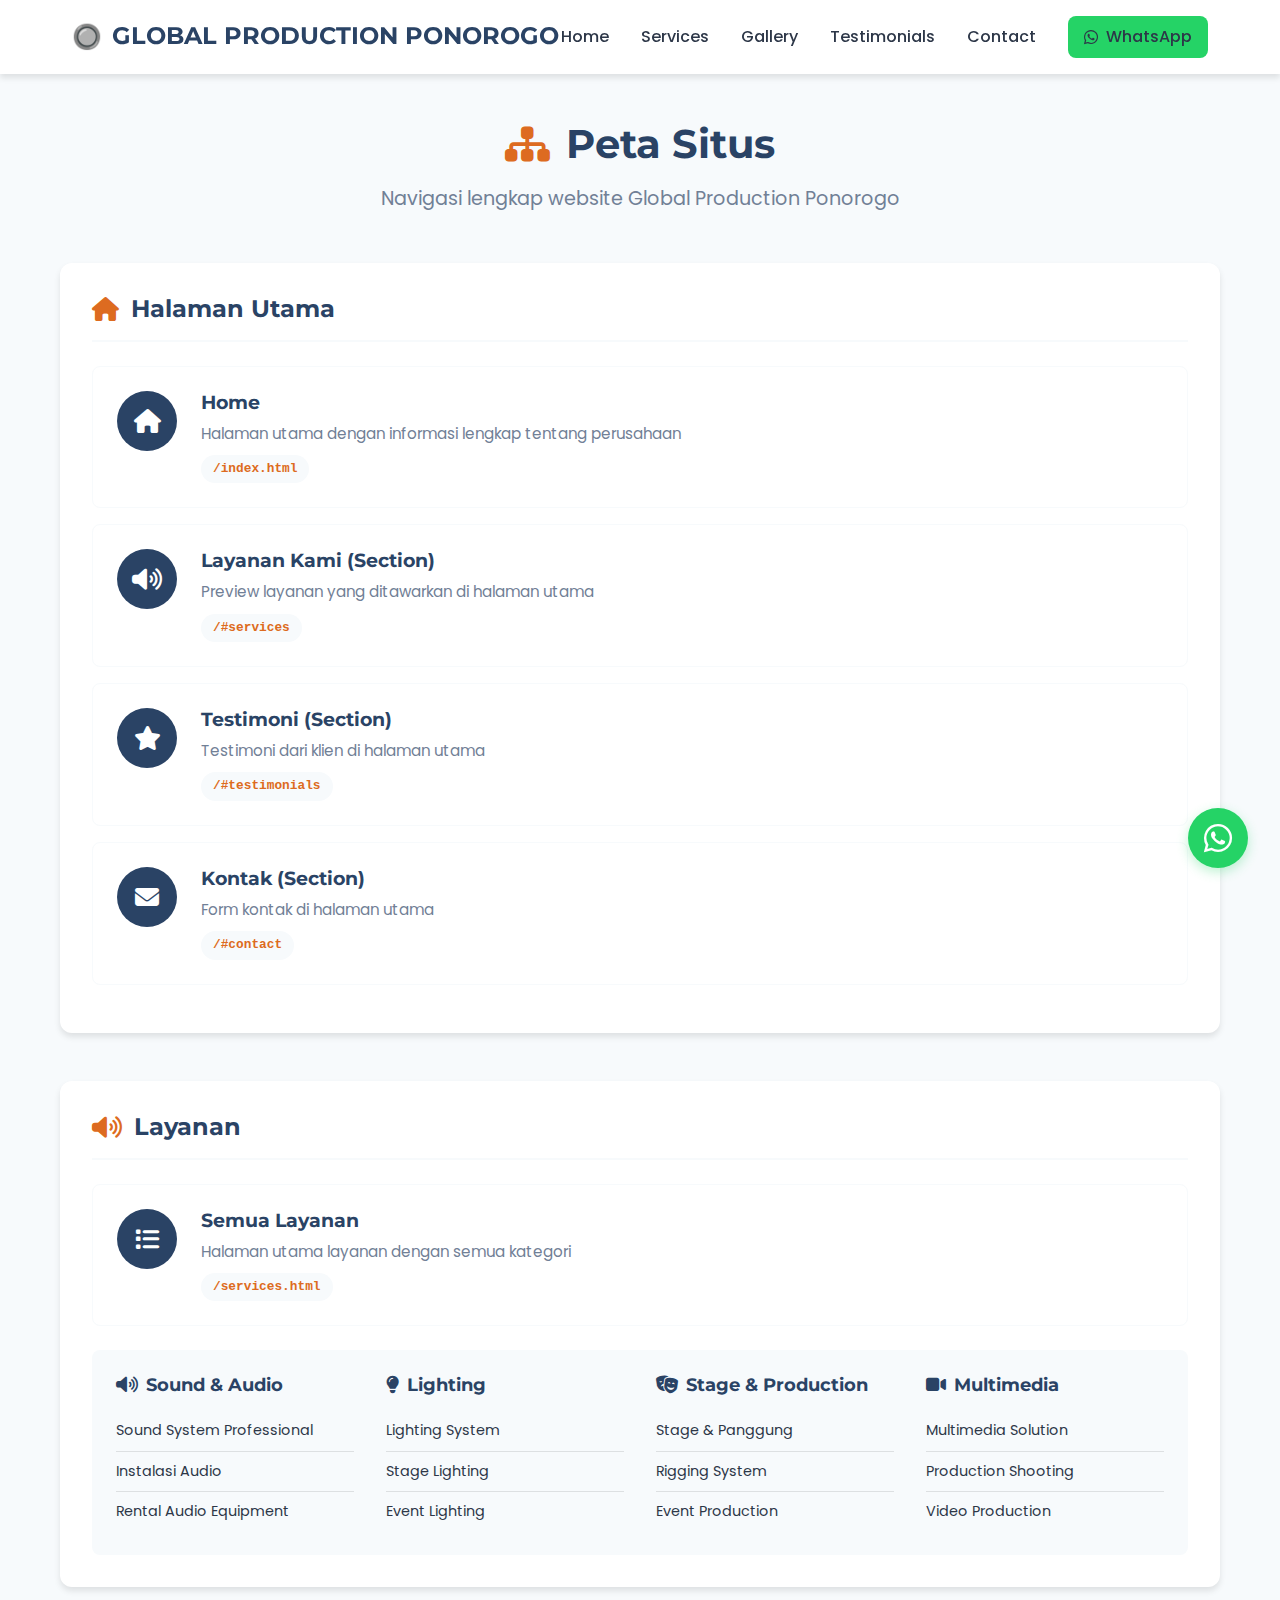
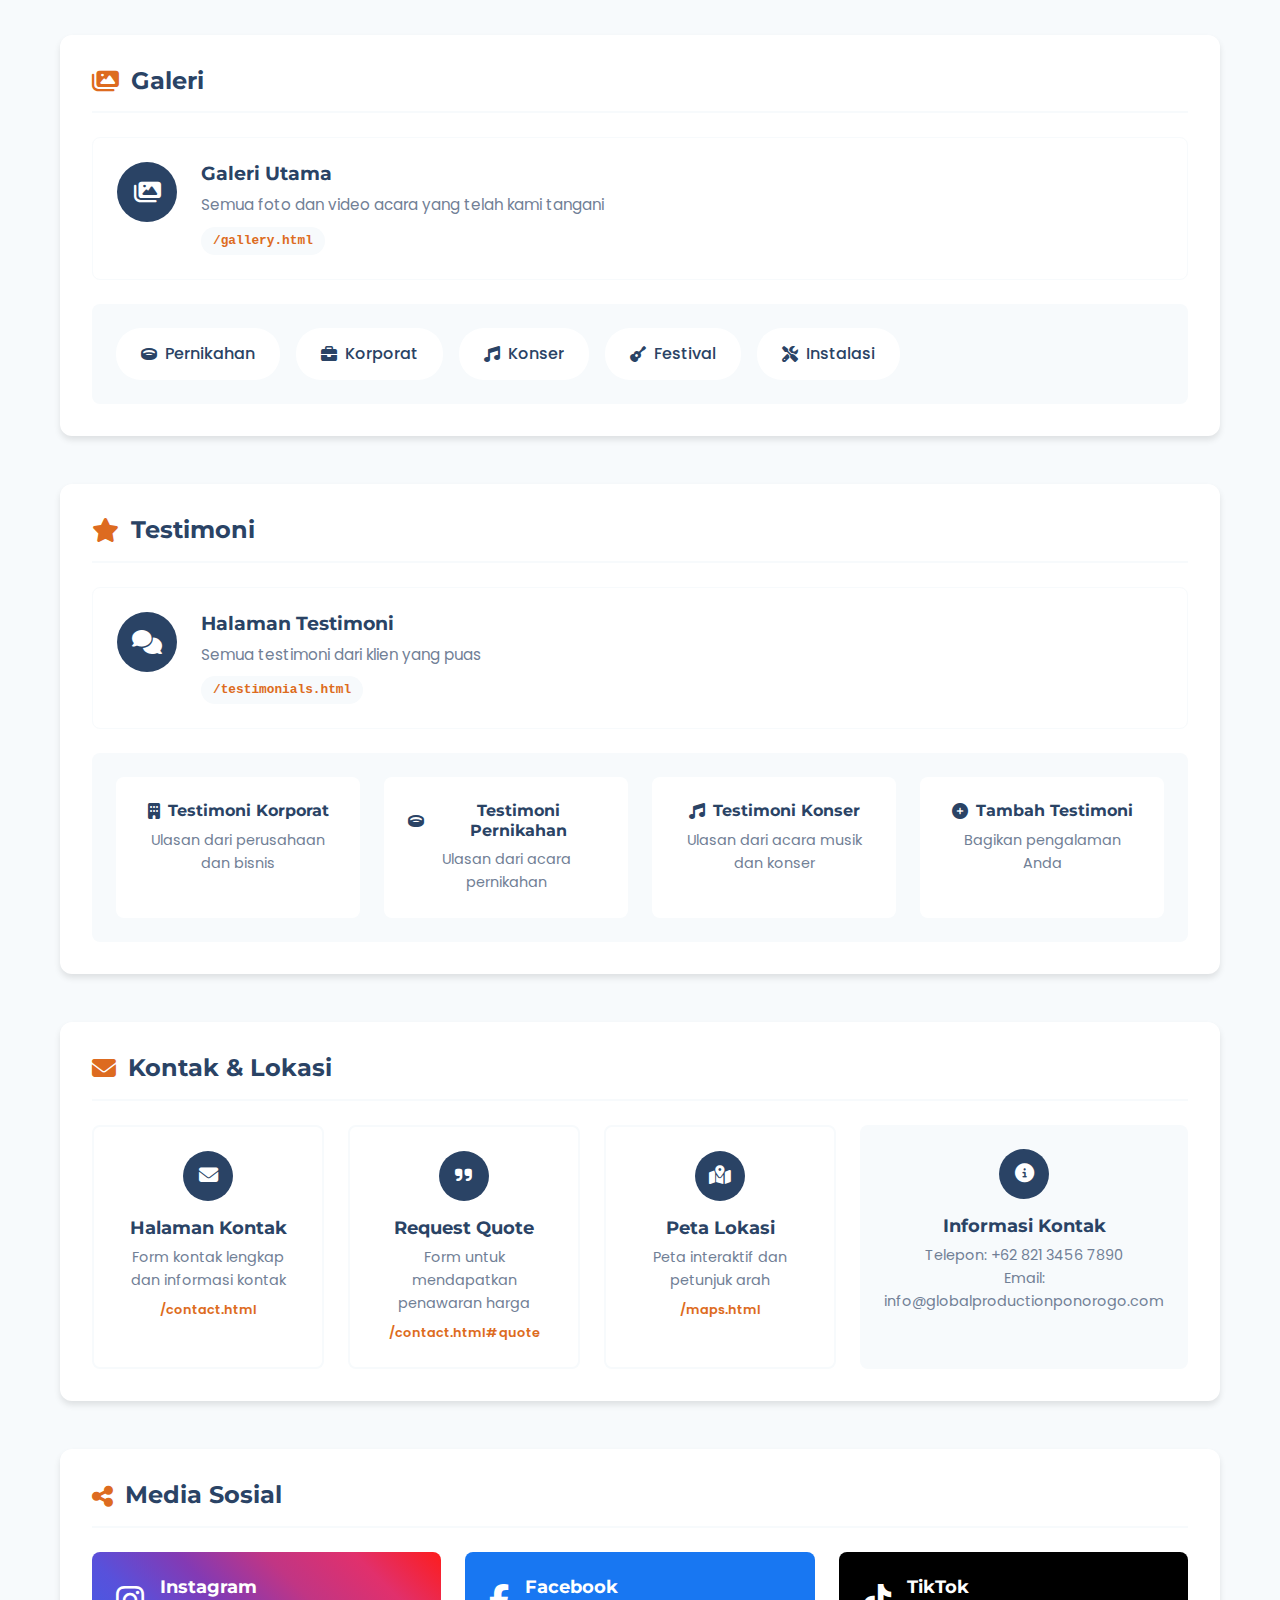
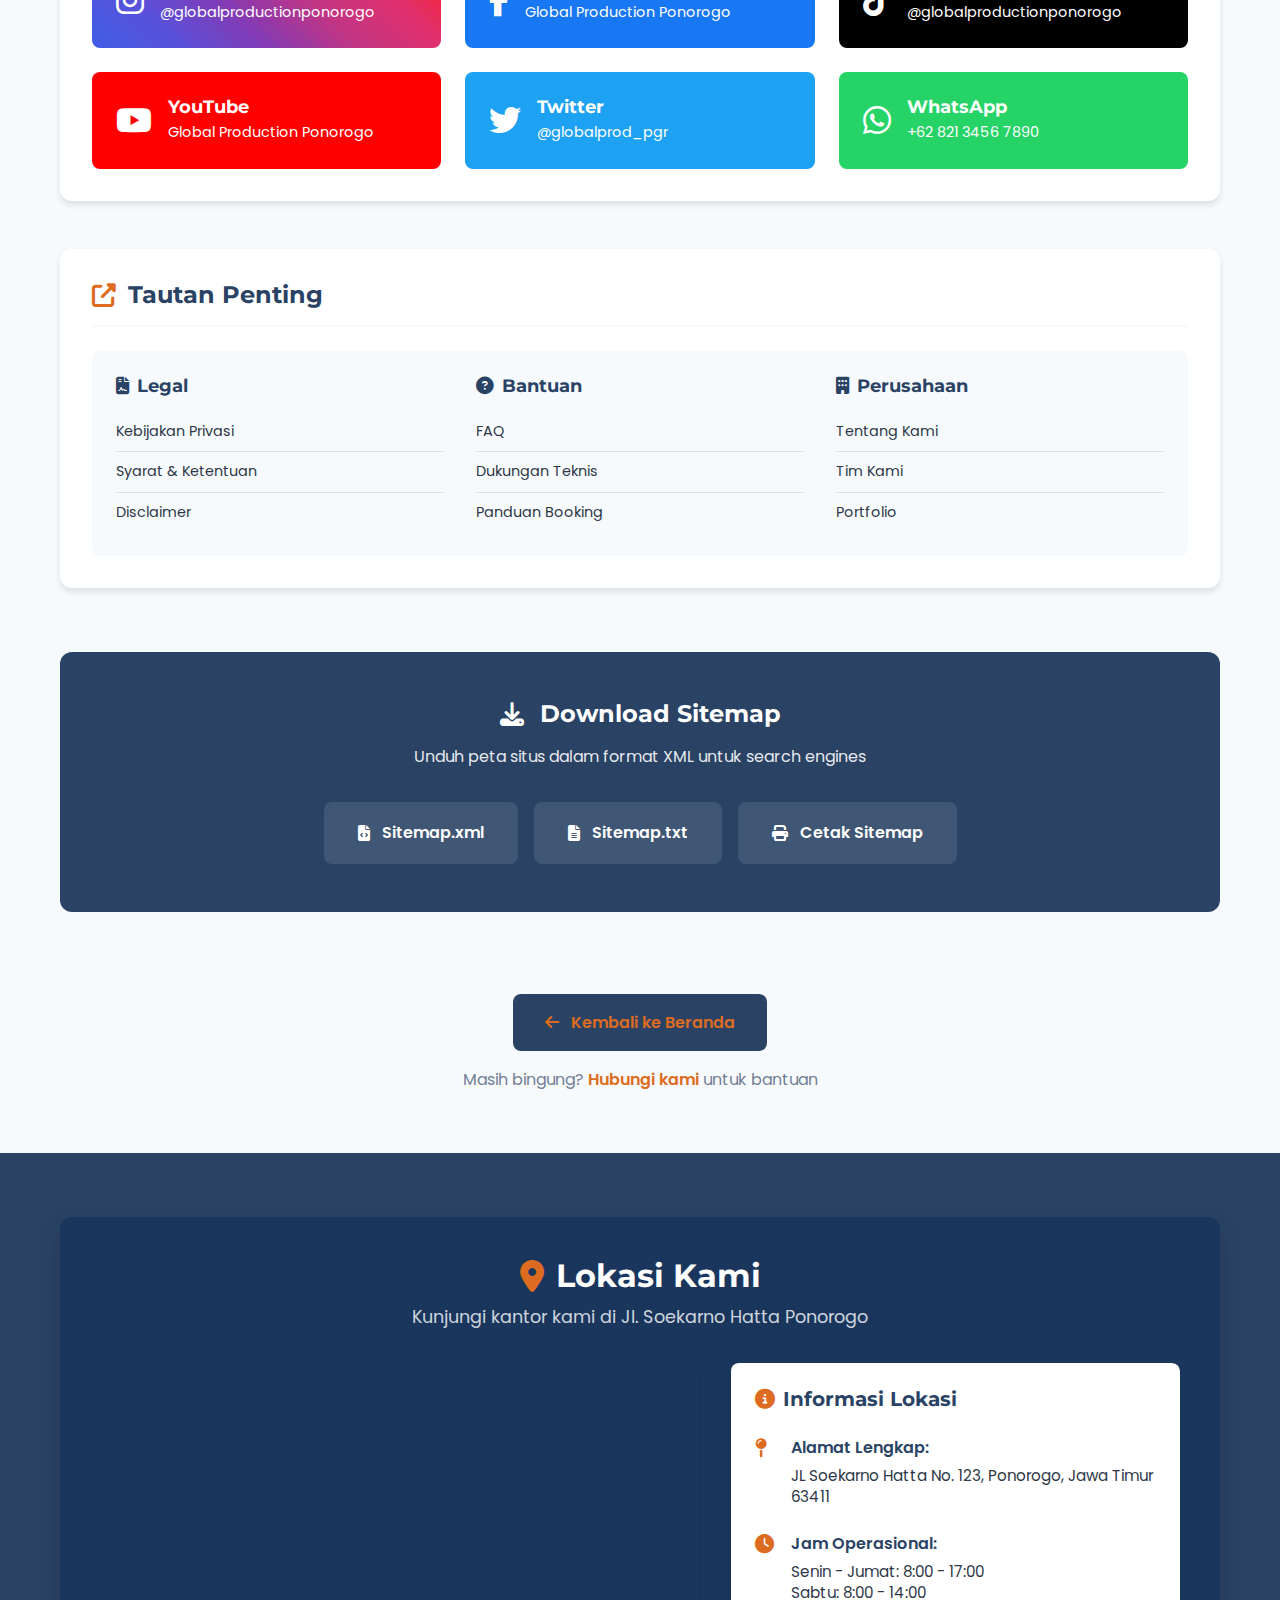
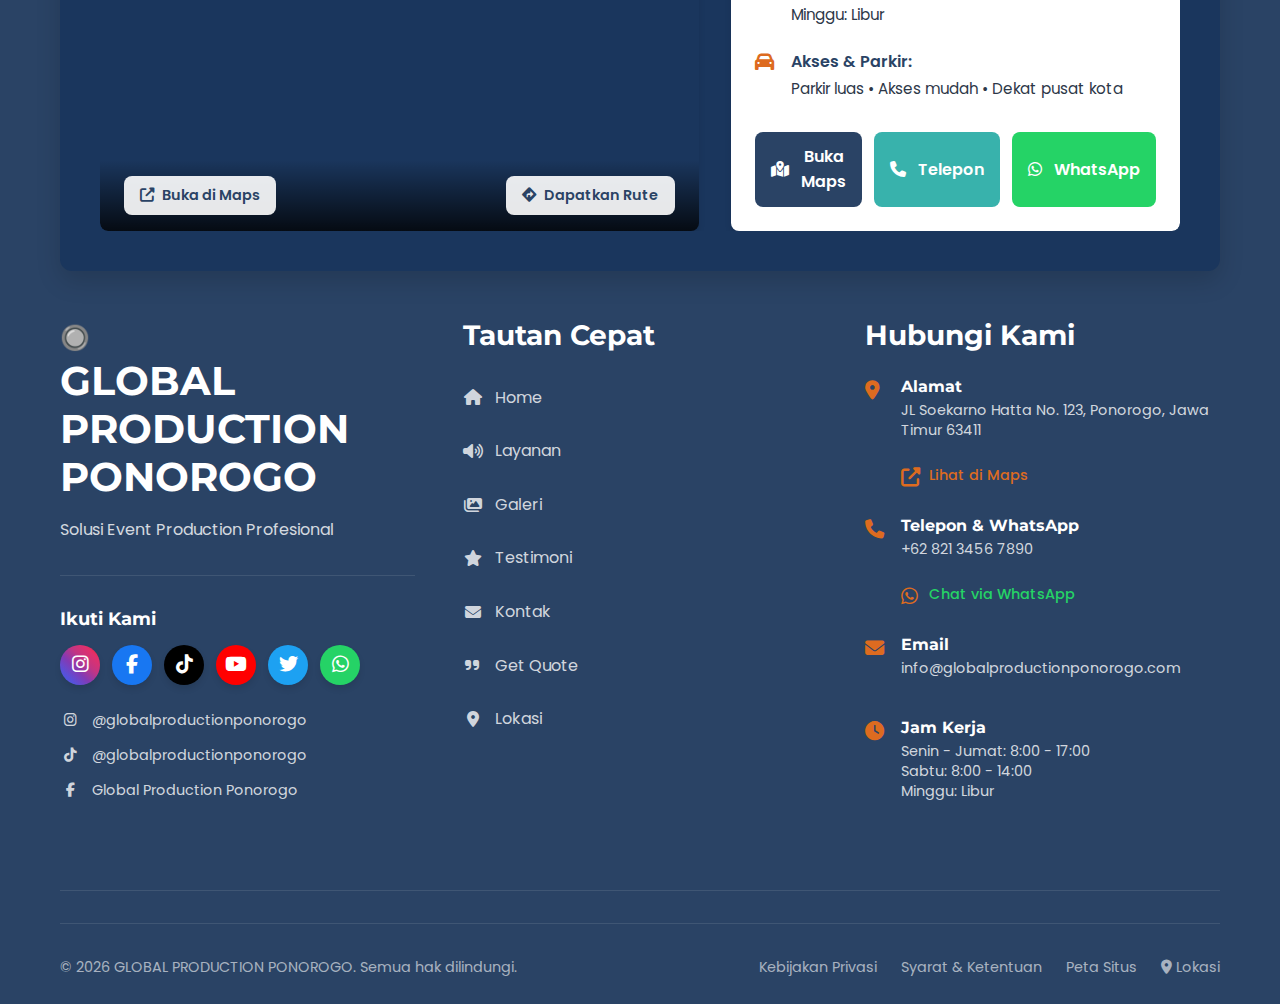
<file: sitemap.html>
<!DOCTYPE html>
<html lang="id">
<head>
    <meta charset="UTF-8">
    <meta name="viewport" content="width=device-width, initial-scale=1.0">
    <title>GLOBAL PRODUCTION PONOROGO - Sitemap</title>
    <link rel="stylesheet" href="css/style.css">
    <link rel="stylesheet" href="https://cdnjs.cloudflare.com/ajax/libs/font-awesome/6.4.0/css/all.min.css">
    <link href="https://fonts.googleapis.com/css2?family=Poppins:wght@300;400;500;600;700&family=Montserrat:wght@700;800;900&display=swap" rel="stylesheet">
</head>
<body>
    <!-- Navigation -->
    <nav class="navbar">
        <div class="nav-container">
            <div class="logo">
                <span class="logo-icon">🔘</span>
                <h1>GLOBAL PRODUCTION PONOROGO</h1>
            </div>
            
            <div class="nav-menu">
                <a href="index.html">Home</a>
                <a href="services.html">Services</a>
                <a href="gallery.html">Gallery</a>
                <a href="testimonials.html">Testimonials</a>
                <a href="contact.html">Contact</a>
                <a href="https://wa.me/+6282134567890?text=Halo%20Global%20Production%20Ponorogo%2C%20Saya%20ingin%20bertanya%20tentang%20layanan%3A%0A%0A-%20Sound%20System%0A-%20Syuting%0A-%20Multimedia%0A-%20Event%20Organizer%0A-%20Lighting%0A-%20Stage%0A-%20Rigging%0A-%20Panggung" 
                   target="_blank" class="whatsapp-btn">
                   <i class="fab fa-whatsapp"></i> WhatsApp
                </a>
            </div>
            
            <button class="mobile-menu-btn">
                <i class="fas fa-bars"></i>
            </button>
        </div>
    </nav>

    <!-- Sitemap Content -->
    <section class="sitemap-page">
        <div class="container">
            <div class="page-header">
                <h1><i class="fas fa-sitemap"></i> Peta Situs</h1>
                <p>Navigasi lengkap website Global Production Ponorogo</p>
            </div>
            
            <!-- Main Sitemap -->
            <div class="sitemap-container">
                <!-- Home & Main Pages -->
                <div class="sitemap-section">
                    <h2><i class="fas fa-home"></i> Halaman Utama</h2>
                    <div class="sitemap-links">
                        <a href="index.html" class="sitemap-link">
                            <div class="link-icon">
                                <i class="fas fa-home"></i>
                            </div>
                            <div class="link-info">
                                <h3>Home</h3>
                                <p>Halaman utama dengan informasi lengkap tentang perusahaan</p>
                                <span class="link-url">/index.html</span>
                            </div>
                        </a>
                        
                        <a href="index.html#services" class="sitemap-link">
                            <div class="link-icon">
                                <i class="fas fa-volume-up"></i>
                            </div>
                            <div class="link-info">
                                <h3>Layanan Kami (Section)</h3>
                                <p>Preview layanan yang ditawarkan di halaman utama</p>
                                <span class="link-url">/#services</span>
                            </div>
                        </a>
                        
                        <a href="index.html#testimonials" class="sitemap-link">
                            <div class="link-icon">
                                <i class="fas fa-star"></i>
                            </div>
                            <div class="link-info">
                                <h3>Testimoni (Section)</h3>
                                <p>Testimoni dari klien di halaman utama</p>
                                <span class="link-url">/#testimonials</span>
                            </div>
                        </a>
                        
                        <a href="index.html#contact" class="sitemap-link">
                            <div class="link-icon">
                                <i class="fas fa-envelope"></i>
                            </div>
                            <div class="link-info">
                                <h3>Kontak (Section)</h3>
                                <p>Form kontak di halaman utama</p>
                                <span class="link-url">/#contact</span>
                            </div>
                        </a>
                    </div>
                </div>
                
                <!-- Services -->
                <div class="sitemap-section">
                    <h2><i class="fas fa-volume-up"></i> Layanan</h2>
                    <div class="sitemap-links">
                        <a href="services.html" class="sitemap-link">
                            <div class="link-icon">
                                <i class="fas fa-list"></i>
                            </div>
                            <div class="link-info">
                                <h3>Semua Layanan</h3>
                                <p>Halaman utama layanan dengan semua kategori</p>
                                <span class="link-url">/services.html</span>
                            </div>
                        </a>
                        
                        <div class="services-submenu">
                            <div class="submenu-column">
                                <h4><i class="fas fa-volume-up"></i> Sound & Audio</h4>
                                <a href="services.html#sound-system">Sound System Professional</a>
                                <a href="services.html#audio-installation">Instalasi Audio</a>
                                <a href="services.html#rental-audio">Rental Audio Equipment</a>
                            </div>
                            
                            <div class="submenu-column">
                                <h4><i class="fas fa-lightbulb"></i> Lighting</h4>
                                <a href="services.html#lighting-system">Lighting System</a>
                                <a href="services.html#stage-lighting">Stage Lighting</a>
                                <a href="services.html#event-lighting">Event Lighting</a>
                            </div>
                            
                            <div class="submenu-column">
                                <h4><i class="fas fa-theater-masks"></i> Stage & Production</h4>
                                <a href="services.html#stage-rental">Stage & Panggung</a>
                                <a href="services.html#rigging-system">Rigging System</a>
                                <a href="services.html#event-production">Event Production</a>
                            </div>
                            
                            <div class="submenu-column">
                                <h4><i class="fas fa-video"></i> Multimedia</h4>
                                <a href="services.html#multimedia">Multimedia Solution</a>
                                <a href="services.html#production-shooting">Production Shooting</a>
                                <a href="services.html#video-production">Video Production</a>
                            </div>
                        </div>
                    </div>
                </div>
                
                <!-- Gallery -->
                <div class="sitemap-section">
                    <h2><i class="fas fa-images"></i> Galeri</h2>
                    <div class="sitemap-links">
                        <a href="gallery.html" class="sitemap-link">
                            <div class="link-icon">
                                <i class="fas fa-images"></i>
                            </div>
                            <div class="link-info">
                                <h3>Galeri Utama</h3>
                                <p>Semua foto dan video acara yang telah kami tangani</p>
                                <span class="link-url">/gallery.html</span>
                            </div>
                        </a>
                        
                        <div class="gallery-categories">
                            <a href="gallery.html#wedding" class="category-tag">
                                <i class="fas fa-ring"></i> Pernikahan
                            </a>
                            <a href="gallery.html#corporate" class="category-tag">
                                <i class="fas fa-briefcase"></i> Korporat
                            </a>
                            <a href="gallery.html#concert" class="category-tag">
                                <i class="fas fa-music"></i> Konser
                            </a>
                            <a href="gallery.html#festival" class="category-tag">
                                <i class="fas fa-guitar"></i> Festival
                            </a>
                            <a href="gallery.html#installation" class="category-tag">
                                <i class="fas fa-tools"></i> Instalasi
                            </a>
                        </div>
                    </div>
                </div>
                
                <!-- Testimonials -->
                <div class="sitemap-section">
                    <h2><i class="fas fa-star"></i> Testimoni</h2>
                    <div class="sitemap-links">
                        <a href="testimonials.html" class="sitemap-link">
                            <div class="link-icon">
                                <i class="fas fa-comments"></i>
                            </div>
                            <div class="link-info">
                                <h3>Halaman Testimoni</h3>
                                <p>Semua testimoni dari klien yang puas</p>
                                <span class="link-url">/testimonials.html</span>
                            </div>
                        </a>
                        
                        <div class="testimonial-types">
                            <div class="type-card">
                                <h4><i class="fas fa-building"></i> Testimoni Korporat</h4>
                                <p>Ulasan dari perusahaan dan bisnis</p>
                            </div>
                            <div class="type-card">
                                <h4><i class="fas fa-ring"></i> Testimoni Pernikahan</h4>
                                <p>Ulasan dari acara pernikahan</p>
                            </div>
                            <div class="type-card">
                                <h4><i class="fas fa-music"></i> Testimoni Konser</h4>
                                <p>Ulasan dari acara musik dan konser</p>
                            </div>
                            <div class="type-card">
                                <h4><i class="fas fa-plus-circle"></i> Tambah Testimoni</h4>
                                <p>Bagikan pengalaman Anda</p>
                            </div>
                        </div>
                    </div>
                </div>
                
                <!-- Contact & Maps -->
                <div class="sitemap-section">
                    <h2><i class="fas fa-envelope"></i> Kontak & Lokasi</h2>
                    <div class="sitemap-links">
                        <div class="contact-grid">
                            <a href="contact.html" class="contact-card">
                                <div class="contact-icon">
                                    <i class="fas fa-envelope"></i>
                                </div>
                                <h3>Halaman Kontak</h3>
                                <p>Form kontak lengkap dan informasi kontak</p>
                                <span>/contact.html</span>
                            </a>
                            
                            <a href="contact.html#quote" class="contact-card">
                                <div class="contact-icon">
                                    <i class="fas fa-quote-right"></i>
                                </div>
                                <h3>Request Quote</h3>
                                <p>Form untuk mendapatkan penawaran harga</p>
                                <span>/contact.html#quote</span>
                            </a>
                            
                            <a href="maps.html" class="contact-card">
                                <div class="contact-icon">
                                    <i class="fas fa-map-marked-alt"></i>
                                </div>
                                <h3>Peta Lokasi</h3>
                                <p>Peta interaktif dan petunjuk arah</p>
                                <span>/maps.html</span>
                            </a>
                            
                            <div class="contact-card info-card">
                                <div class="contact-icon">
                                    <i class="fas fa-info-circle"></i>
                                </div>
                                <h3>Informasi Kontak</h3>
                                <p>Telepon: +62 821 3456 7890<br>Email: info@globalproductionponorogo.com</p>
                            </div>
                        </div>
                    </div>
                </div>
                
                <!-- Social Media -->
                <div class="sitemap-section">
                    <h2><i class="fas fa-share-alt"></i> Media Sosial</h2>
                    <div class="sitemap-links">
                        <div class="social-grid">
                            <a href="https://instagram.com/globalproductionponorogo" target="_blank" class="social-card instagram">
                                <i class="fab fa-instagram"></i>
                                <div>
                                    <h3>Instagram</h3>
                                    <p>@globalproductionponorogo</p>
                                </div>
                            </a>
                            
                            <a href="https://facebook.com/globalproductionponorogo" target="_blank" class="social-card facebook">
                                <i class="fab fa-facebook-f"></i>
                                <div>
                                    <h3>Facebook</h3>
                                    <p>Global Production Ponorogo</p>
                                </div>
                            </a>
                            
                            <a href="https://tiktok.com/@globalproductionponorogo" target="_blank" class="social-card tiktok">
                                <i class="fab fa-tiktok"></i>
                                <div>
                                    <h3>TikTok</h3>
                                    <p>@globalproductionponorogo</p>
                                </div>
                            </a>
                            
                            <a href="https://youtube.com/@globalproductionponorogo" target="_blank" class="social-card youtube">
                                <i class="fab fa-youtube"></i>
                                <div>
                                    <h3>YouTube</h3>
                                    <p>Global Production Ponorogo</p>
                                </div>
                            </a>
                            
                            <a href="https://twitter.com/globalprod_pgr" target="_blank" class="social-card twitter">
                                <i class="fab fa-twitter"></i>
                                <div>
                                    <h3>Twitter</h3>
                                    <p>@globalprod_pgr</p>
                                </div>
                            </a>
                            
                            <a href="https://wa.me/+6282134567890" target="_blank" class="social-card whatsapp">
                                <i class="fab fa-whatsapp"></i>
                                <div>
                                    <h3>WhatsApp</h3>
                                    <p>+62 821 3456 7890</p>
                                </div>
                            </a>
                        </div>
                    </div>
                </div>
                
                <!-- Important Links -->
                <div class="sitemap-section">
                    <h2><i class="fas fa-external-link-alt"></i> Tautan Penting</h2>
                    <div class="important-links">
                        <div class="link-group">
                            <h3><i class="fas fa-file-contract"></i> Legal</h3>
                            <a href="#">Kebijakan Privasi</a>
                            <a href="#">Syarat & Ketentuan</a>
                            <a href="#">Disclaimer</a>
                        </div>
                        
                        <div class="link-group">
                            <h3><i class="fas fa-question-circle"></i> Bantuan</h3>
                            <a href="contact.html">FAQ</a>
                            <a href="contact.html">Dukungan Teknis</a>
                            <a href="contact.html">Panduan Booking</a>
                        </div>
                        
                        <div class="link-group">
                            <h3><i class="fas fa-building"></i> Perusahaan</h3>
                            <a href="index.html#about">Tentang Kami</a>
                            <a href="index.html#team">Tim Kami</a>
                            <a href="index.html#portfolio">Portfolio</a>
                        </div>
                    </div>
                </div>
            </div>
            
            <!-- Download Sitemap -->
            <div class="download-sitemap">
                <div class="download-content">
                    <h3><i class="fas fa-download"></i> Download Sitemap</h3>
                    <p>Unduh peta situs dalam format XML untuk search engines</p>
                    <div class="download-buttons">
                        <a href="#" class="btn-download">
                            <i class="fas fa-file-code"></i> Sitemap.xml
                        </a>
                        <a href="#" class="btn-download">
                            <i class="fas fa-file-alt"></i> Sitemap.txt
                        </a>
                        <a href="#" onclick="window.print()" class="btn-download">
                            <i class="fas fa-print"></i> Cetak Sitemap
                        </a>
                    </div>
                </div>
            </div>
            
            <!-- Back to Home -->
            <div class="back-to-home">
                <a href="index.html" class="btn-back">
                    <i class="fas fa-arrow-left"></i> Kembali ke Beranda
                </a>
                <p>Masih bingung? <a href="contact.html">Hubungi kami</a> untuk bantuan</p>
            </div>
        </div>
    </section>

    <!-- Footer -->
    <footer class="footer">
        <div class="container">
            <!-- Google Maps Section -->
            <div class="maps-section">
                <div class="maps-header">
                    <h3><i class="fas fa-map-marker-alt"></i> Lokasi Kami</h3>
                    <p>Kunjungi kantor kami di Jl. Soekarno Hatta Ponorogo</p>
                </div>
                
                <div class="maps-wrapper">
                    <div class="google-maps">
                        <iframe 
                            src="https://www.google.com/maps/embed?pb=!1m18!1m12!1m3!1d3951.57461384212!2d111.4887810750884!3d-7.9394162920846325!2m3!1f0!2f0!3f0!3m2!1i1024!2i768!4f13.1!3m3!1m2!1s0x2e790b0047696b81%3A0xda7f0af71aa4e4f6!2sGLOBAL%20PRODUCTION!5e0!3m2!1sid!2sid!4v1769149121996!5m2!1sid!2sid" 
                            width="100%" 
                            height="250" 
                            style="border:0;" 
                            allowfullscreen="" 
                            loading="lazy" 
                            referrerpolicy="no-referrer-when-downgrade">
                        </iframe>
                        <div class="maps-overlay">
                            <a href="https://goo.gl/maps/da7f0af71aa4e4f6" target="_blank" class="maps-link">
                                <i class="fas fa-external-link-alt"></i> Buka di Maps
                            </a>
                            <a href="https://maps.app.goo.gl/?link=https://www.google.com/maps/place/GLOBAL%20PRODUCTION/@-7.9394163,111.4887811,17z?entry=ttu" 
                               target="_blank" class="maps-link">
                                <i class="fas fa-directions"></i> Dapatkan Rute
                            </a>
                        </div>
                    </div>
                    
                    <div class="maps-info">
                        <h4><i class="fas fa-info-circle"></i> Informasi Lokasi</h4>
                        <div class="info-detail">
                            <i class="fas fa-map-pin"></i>
                            <div>
                                <strong>Alamat Lengkap:</strong>
                                <p>JL Soekarno Hatta No. 123, Ponorogo, Jawa Timur 63411</p>
                            </div>
                        </div>
                        
                        <div class="info-detail">
                            <i class="fas fa-clock"></i>
                            <div>
                                <strong>Jam Operasional:</strong>
                                <p>Senin - Jumat: 8:00 - 17:00<br>
                                Sabtu: 8:00 - 14:00<br>
                                Minggu: Libur</p>
                            </div>
                        </div>
                        
                        <div class="info-detail">
                            <i class="fas fa-car"></i>
                            <div>
                                <strong>Akses & Parkir:</strong>
                                <p>Parkir luas • Akses mudah • Dekat pusat kota</p>
                            </div>
                        </div>
                        
                        <div class="maps-actions">
                            <a href="https://goo.gl/maps/da7f0af71aa4e4f6" target="_blank" class="btn-maps">
                                <i class="fas fa-map-marked-alt"></i> Buka Maps
                            </a>
                            <a href="tel:+6282134567890" class="btn-maps-secondary">
                                <i class="fas fa-phone"></i> Telepon
                            </a>
                            <a href="https://wa.me/+6282134567890?text=Halo%20Global%20Production%20Ponorogo%2C%20Saya%20ingin%20bertanya%20tentang%20layanan%3A%0A%0A-%20Sound%20System%0A-%20Syuting%0A-%20Multimedia%0A-%20Event%20Organizer%0A-%20Lighting%0A-%20Stage%0A-%20Rigging%0A-%20Panggung" 
                               target="_blank" class="btn-whatsapp">
                                <i class="fab fa-whatsapp"></i> WhatsApp
                            </a>
                        </div>
                    </div>
                </div>
            </div>
            
            <!-- Main Footer Content -->
            <div class="footer-content">
                <div class="footer-logo">
                    <span class="logo-icon">🔘</span>
                    <h2>GLOBAL PRODUCTION PONOROGO</h2>
                    <p>Solusi Event Production Profesional</p>
                    
                    <!-- Social Media Icons -->
                    <div class="social-media">
                        <h4>Ikuti Kami</h4>
                        <div class="social-icons">
                            <a href="https://instagram.com/globalproductionponorogo" target="_blank" class="social-icon instagram">
                                <i class="fab fa-instagram"></i>
                            </a>
                            <a href="https://facebook.com/globalproductionponorogo" target="_blank" class="social-icon facebook">
                                <i class="fab fa-facebook-f"></i>
                            </a>
                            <a href="https://tiktok.com/@globalproductionponorogo" target="_blank" class="social-icon tiktok">
                                <i class="fab fa-tiktok"></i>
                            </a>
                            <a href="https://youtube.com/@globalproductionponorogo" target="_blank" class="social-icon youtube">
                                <i class="fab fa-youtube"></i>
                            </a>
                            <a href="https://twitter.com/globalprod_pgr" target="_blank" class="social-icon twitter">
                                <i class="fab fa-twitter"></i>
                            </a>
                            <a href="https://wa.me/+6282134567890?text=Halo%20Global%20Production%20Ponorogo%2C%20Saya%20ingin%20bertanya%20tentang%20layanan%3A%0A%0A-%20Sound%20System%0A-%20Syuting%0A-%20Multimedia%0A-%20Event%20Organizer%0A-%20Lighting%0A-%20Stage%0A-%20Rigging%0A-%20Panggung" 
                               target="_blank" class="social-icon whatsapp">
                                <i class="fab fa-whatsapp"></i>
                            </a>
                        </div>
                        
                        <div class="social-links">
                            <a href="https://instagram.com/globalproductionponorogo" target="_blank">
                                <i class="fab fa-instagram"></i> @globalproductionponorogo
                            </a>
                            <a href="https://tiktok.com/@globalproductionponorogo" target="_blank">
                                <i class="fab fa-tiktok"></i> @globalproductionponorogo
                            </a>
                            <a href="https://facebook.com/globalproductionponorogo" target="_blank">
                                <i class="fab fa-facebook-f"></i> Global Production Ponorogo
                            </a>
                        </div>
                    </div>
                </div>
                
                <div class="footer-links">
                    <h3>Tautan Cepat</h3>
                    <a href="index.html"><i class="fas fa-home"></i> Home</a>
                    <a href="services.html"><i class="fas fa-volume-up"></i> Layanan</a>
                    <a href="gallery.html"><i class="fas fa-images"></i> Galeri</a>
                    <a href="testimonials.html"><i class="fas fa-star"></i> Testimoni</a>
                    <a href="contact.html"><i class="fas fa-envelope"></i> Kontak</a>
                    <a href="contact.html#quote"><i class="fas fa-quote-right"></i> Get Quote</a>
                    <a href="maps.html"><i class="fas fa-map-marker-alt"></i> Lokasi</a>
                </div>
                
                <div class="footer-contact">
                    <h3>Hubungi Kami</h3>
                    <div class="contact-item">
                        <i class="fas fa-map-marker-alt"></i>
                        <div>
                            <h4>Alamat</h4>
                            <p>JL Soekarno Hatta No. 123, Ponorogo, Jawa Timur 63411</p>
                            <a href="https://goo.gl/maps/da7f0af71aa4e4f6" target="_blank" class="maps-link-small">
                                <i class="fas fa-external-link-alt"></i> Lihat di Maps
                            </a>
                        </div>
                    </div>
                    
                    <div class="contact-item">
                        <i class="fas fa-phone"></i>
                        <div>
                            <h4>Telepon & WhatsApp</h4>
                            <p>+62 821 3456 7890</p>
                            <a href="https://wa.me/+6282134567890?text=Halo%20Global%20Production%20Ponorogo%2C%20Saya%20ingin%20bertanya%20tentang%20layanan%3A%0A%0A-%20Sound%20System%0A-%20Syuting%0A-%20Multimedia%0A-%20Event%20Organizer%0A-%20Lighting%0A-%20Stage%0A-%20Rigging%0A-%20Panggung" 
                               target="_blank" class="whatsapp-link">
                               <i class="fab fa-whatsapp"></i> Chat via WhatsApp
                            </a>
                        </div>
                    </div>
                    
                    <div class="contact-item">
                        <i class="fas fa-envelope"></i>
                        <div>
                            <h4>Email</h4>
                            <p>info@globalproductionponorogo.com</p>
                        </div>
                    </div>
                    
                    <div class="contact-item">
                        <i class="fas fa-clock"></i>
                        <div>
                            <h4>Jam Kerja</h4>
                            <p>Senin - Jumat: 8:00 - 17:00<br>
                               Sabtu: 8:00 - 14:00<br>
                               Minggu: Libur</p>
                        </div>
                    </div>
                </div>
            </div>
            
            <div class="footer-bottom">
                <div class="footer-bottom-content">
                    <p>&copy; <script>document.write(new Date().getFullYear())</script> GLOBAL PRODUCTION PONOROGO. Semua hak dilindungi.</p>
                    
                    <div class="footer-extra">
                        <a href="#">Kebijakan Privasi</a>
                        <a href="#">Syarat & Ketentuan</a>
                        <a href="sitemap.html">Peta Situs</a>
                        <a href="maps.html">
                            <i class="fas fa-map-marker-alt"></i> Lokasi
                        </a>
                    </div>
                </div>
            </div>
        </div>
    </footer>
    
    <!-- WhatsApp Float Button -->
    <a href="https://wa.me/+6282134567890?text=Halo%20Global%20Production%20Ponorogo%2C%20Saya%20ingin%20bertanya%20tentang%20layanan%3A%0A%0A-%20Sound%20System%0A-%20Syuting%0A-%20Multimedia%0A-%20Event%20Organizer%0A-%20Lighting%0A-%20Stage%0A-%20Rigging%0A-%20Panggung" 
       target="_blank" class="whatsapp-float mobile-whatsapp">
       <i class="fab fa-whatsapp"></i>
    </a>
    
    <script src="js/script.js"></script>
    
    <style>
    .sitemap-page {
        padding: 120px 0 60px;
        background: var(--light);
    }
    
    .page-header {
        text-align: center;
        margin-bottom: 3rem;
    }
    
    .page-header h1 {
        color: var(--primary);
        font-size: 2.5rem;
        margin-bottom: 1rem;
        display: flex;
        align-items: center;
        justify-content: center;
        gap: 1rem;
    }
    
    .page-header h1 i {
        color: var(--secondary);
    }
    
    .page-header p {
        color: var(--gray);
        font-size: 1.2rem;
        max-width: 800px;
        margin: 0 auto 2rem;
    }
    
    .sitemap-container {
        display: flex;
        flex-direction: column;
        gap: 3rem;
        margin-bottom: 4rem;
    }
    
    .sitemap-section {
        background: var(--white);
        border-radius: var(--radius-lg);
        padding: 2rem;
        box-shadow: var(--shadow);
    }
    
    .sitemap-section h2 {
        color: var(--primary);
        margin-bottom: 1.5rem;
        display: flex;
        align-items: center;
        gap: 0.75rem;
        font-size: 1.5rem;
        padding-bottom: 1rem;
        border-bottom: 2px solid var(--light);
    }
    
    .sitemap-section h2 i {
        color: var(--secondary);
    }
    
    .sitemap-links {
        margin-top: 1.5rem;
    }
    
    .sitemap-link {
        display: flex;
        gap: 1.5rem;
        padding: 1.5rem;
        border-radius: var(--radius);
        text-decoration: none;
        transition: all 0.3s;
        margin-bottom: 1rem;
        border: 1px solid var(--light);
    }
    
    .sitemap-link:hover {
        background: var(--light);
        border-color: var(--secondary);
        transform: translateX(10px);
    }
    
    .link-icon {
        width: 60px;
        height: 60px;
        background: var(--primary);
        color: var(--white);
        border-radius: 50%;
        display: flex;
        align-items: center;
        justify-content: center;
        font-size: 1.5rem;
        flex-shrink: 0;
    }
    
    .link-info {
        flex: 1;
    }
    
    .link-info h3 {
        color: var(--primary);
        margin-bottom: 0.5rem;
        font-size: 1.2rem;
    }
    
    .link-info p {
        color: var(--gray);
        margin-bottom: 0.5rem;
        font-size: 0.95rem;
    }
    
    .link-url {
        display: inline-block;
        background: var(--light);
        color: var(--secondary);
        padding: 0.25rem 0.75rem;
        border-radius: 15px;
        font-size: 0.8rem;
        font-family: monospace;
        font-weight: 600;
    }
    
    .services-submenu {
        display: grid;
        grid-template-columns: repeat(4, 1fr);
        gap: 2rem;
        margin-top: 1.5rem;
        padding: 1.5rem;
        background: var(--light);
        border-radius: var(--radius);
    }
    
    .submenu-column h4 {
        color: var(--primary);
        margin-bottom: 1rem;
        display: flex;
        align-items: center;
        gap: 0.5rem;
        font-size: 1.1rem;
    }
    
    .submenu-column a {
        display: block;
        color: var(--dark);
        text-decoration: none;
        padding: 0.5rem 0;
        border-bottom: 1px solid rgba(0,0,0,0.1);
        font-size: 0.9rem;
        transition: color 0.3s;
    }
    
    .submenu-column a:hover {
        color: var(--secondary);
    }
    
    .submenu-column a:last-child {
        border-bottom: none;
    }
    
    .gallery-categories {
        display: flex;
        flex-wrap: wrap;
        gap: 1rem;
        margin-top: 1.5rem;
        padding: 1.5rem;
        background: var(--light);
        border-radius: var(--radius);
    }
    
    .category-tag {
        display: flex;
        align-items: center;
        gap: 0.5rem;
        background: var(--white);
        color: var(--primary);
        padding: 0.75rem 1.5rem;
        border-radius: 25px;
        text-decoration: none;
        font-weight: 500;
        transition: all 0.3s;
        border: 1px solid transparent;
    }
    
    .category-tag:hover {
        background: var(--primary);
        color: var(--white);
        border-color: var(--primary);
        transform: translateY(-2px);
    }
    
    .category-tag i {
        font-size: 1rem;
    }
    
    .testimonial-types {
        display: grid;
        grid-template-columns: repeat(4, 1fr);
        gap: 1.5rem;
        margin-top: 1.5rem;
        padding: 1.5rem;
        background: var(--light);
        border-radius: var(--radius);
    }
    
    .type-card {
        background: var(--white);
        padding: 1.5rem;
        border-radius: var(--radius);
        text-align: center;
        transition: transform 0.3s;
    }
    
    .type-card:hover {
        transform: translateY(-5px);
    }
    
    .type-card h4 {
        color: var(--primary);
        margin-bottom: 0.5rem;
        display: flex;
        align-items: center;
        justify-content: center;
        gap: 0.5rem;
        font-size: 1rem;
    }
    
    .type-card p {
        color: var(--gray);
        font-size: 0.9rem;
        margin: 0;
    }
    
    .contact-grid {
        display: grid;
        grid-template-columns: repeat(4, 1fr);
        gap: 1.5rem;
        margin-top: 1.5rem;
    }
    
    .contact-card {
        background: var(--white);
        padding: 1.5rem;
        border-radius: var(--radius);
        text-decoration: none;
        text-align: center;
        transition: all 0.3s;
        border: 2px solid var(--light);
    }
    
    .contact-card:hover {
        border-color: var(--secondary);
        transform: translateY(-5px);
        box-shadow: var(--shadow);
    }
    
    .info-card {
        background: var(--light);
        border: none;
    }
    
    .contact-icon {
        width: 50px;
        height: 50px;
        background: var(--primary);
        color: var(--white);
        border-radius: 50%;
        display: flex;
        align-items: center;
        justify-content: center;
        margin: 0 auto 1rem;
        font-size: 1.2rem;
    }
    
    .contact-card h3 {
        color: var(--primary);
        margin-bottom: 0.5rem;
        font-size: 1.1rem;
    }
    
    .contact-card p {
        color: var(--gray);
        font-size: 0.9rem;
        margin-bottom: 0.5rem;
    }
    
    .contact-card span {
        display: block;
        color: var(--secondary);
        font-size: 0.8rem;
        font-weight: 600;
    }
    
    .social-grid {
        display: grid;
        grid-template-columns: repeat(3, 1fr);
        gap: 1.5rem;
        margin-top: 1.5rem;
    }
    
    .social-card {
        display: flex;
        align-items: center;
        gap: 1rem;
        padding: 1.5rem;
        border-radius: var(--radius);
        text-decoration: none;
        transition: all 0.3s;
    }
    
    .social-card i {
        font-size: 2rem;
    }
    
    .social-card h3 {
        margin-bottom: 0.25rem;
        font-size: 1.1rem;
    }
    
    .social-card p {
        font-size: 0.9rem;
        margin: 0;
    }
    
    .social-card.instagram {
        background: linear-gradient(45deg, #405DE6, #5851DB, #833AB4, #C13584, #E1306C, #FD1D1D);
        color: white;
    }
    
    .social-card.facebook {
        background: #1877F2;
        color: white;
    }
    
    .social-card.tiktok {
        background: #000000;
        color: white;
    }
    
    .social-card.youtube {
        background: #FF0000;
        color: white;
    }
    
    .social-card.twitter {
        background: #1DA1F2;
        color: white;
    }
    
    .social-card.whatsapp {
        background: #25D366;
        color: white;
    }
    
    .social-card:hover {
        transform: translateY(-5px);
        box-shadow: var(--shadow-lg);
    }
    
    .important-links {
        display: grid;
        grid-template-columns: repeat(3, 1fr);
        gap: 2rem;
        margin-top: 1.5rem;
        padding: 1.5rem;
        background: var(--light);
        border-radius: var(--radius);
    }
    
    .link-group h3 {
        color: var(--primary);
        margin-bottom: 1rem;
        display: flex;
        align-items: center;
        gap: 0.5rem;
        font-size: 1.1rem;
    }
    
    .link-group a {
        display: block;
        color: var(--dark);
        text-decoration: none;
        padding: 0.5rem 0;
        border-bottom: 1px solid rgba(0,0,0,0.1);
        font-size: 0.9rem;
        transition: color 0.3s;
    }
    
    .link-group a:hover {
        color: var(--secondary);
    }
    
    .link-group a:last-child {
        border-bottom: none;
    }
    
    .download-sitemap {
        background: var(--primary);
        color: var(--white);
        padding: 3rem;
        border-radius: var(--radius-lg);
        margin-bottom: 3rem;
    }
    
    .download-content {
        text-align: center;
    }
    
    .download-content h3 {
        color: var(--white);
        margin-bottom: 1rem;
        display: flex;
        align-items: center;
        justify-content: center;
        gap: 1rem;
        font-size: 1.5rem;
    }
    
    .download-content p {
        color: rgba(255, 255, 255, 0.9);
        margin-bottom: 2rem;
        max-width: 600px;
        margin-left: auto;
        margin-right: auto;
    }
    
    .download-buttons {
        display: flex;
        gap: 1rem;
        justify-content: center;
        flex-wrap: wrap;
    }
    
    .btn-download {
        background: rgba(255, 255, 255, 0.1);
        color: var(--white);
        padding: 1rem 2rem;
        border-radius: var(--radius);
        text-decoration: none;
        font-weight: 600;
        display: inline-flex;
        align-items: center;
        gap: 0.75rem;
        transition: all 0.3s;
        border: 2px solid transparent;
    }
    
    .btn-download:hover {
        background: var(--white);
        color: var(--primary);
        border-color: var(--white);
        transform: translateY(-2px);
    }
    
    .back-to-home {
        text-align: center;
        padding-top: 2rem;
        border-top: 2px solid var(--light);
    }
    
    .btn-back {
        display: inline-flex;
        align-items: center;
        gap: 0.75rem;
        background: var(--primary);
        color: var(--white);
        padding: 1rem 2rem;
        border-radius: var(--radius);
        text-decoration: none;
        font-weight: 600;
        margin-bottom: 1rem;
        transition: all 0.3s;
    }
    
    .btn-back:hover {
        background: var(--primary-dark);
        transform: translateY(-2px);
        box-shadow: var(--shadow);
    }
    
    .back-to-home p {
        color: var(--gray);
    }
    
    .back-to-home a {
        color: var(--secondary);
        text-decoration: none;
        font-weight: 600;
    }
    
    .back-to-home a:hover {
        text-decoration: underline;
    }
    
    @media (max-width: 992px) {
        .services-submenu {
            grid-template-columns: repeat(2, 1fr);
        }
        
        .testimonial-types {
            grid-template-columns: repeat(2, 1fr);
        }
        
        .contact-grid {
            grid-template-columns: repeat(2, 1fr);
        }
        
        .social-grid {
            grid-template-columns: repeat(2, 1fr);
        }
        
        .important-links {
            grid-template-columns: repeat(2, 1fr);
        }
    }
    
    @media (max-width: 768px) {
        .page-header h1 {
            font-size: 2rem;
        }
        
        .sitemap-link {
            flex-direction: column;
            text-align: center;
            gap: 1rem;
        }
        
        .link-icon {
            margin: 0 auto;
        }
        
        .services-submenu {
            grid-template-columns: 1fr;
        }
        
        .gallery-categories {
            justify-content: center;
        }
        
        .testimonial-types {
            grid-template-columns: 1fr;
        }
        
        .contact-grid {
            grid-template-columns: 1fr;
        }
        
        .social-grid {
            grid-template-columns: 1fr;
        }
        
        .important-links {
            grid-template-columns: 1fr;
        }
        
        .download-buttons {
            flex-direction: column;
            align-items: center;
        }
        
        .btn-download {
            width: 100%;
            max-width: 300px;
            justify-content: center;
        }
    }
    
    @media (max-width: 480px) {
        .sitemap-section {
            padding: 1.5rem;
        }
        
        .download-sitemap {
            padding: 2rem;
        }
        
        .download-content h3 {
            font-size: 1.2rem;
        }
    }
    </style>
    
    <script>
    document.addEventListener('DOMContentLoaded', function() {
        // Add animation to sitemap links
        const sitemapLinks = document.querySelectorAll('.sitemap-link');
        sitemapLinks.forEach((link, index) => {
            link.style.animationDelay = `${index * 0.1}s`;
            link.classList.add('fade-in');
        });
        
        // Print functionality
        const printButton = document.querySelector('.btn-download[onclick*="print"]');
        if (printButton) {
            printButton.addEventListener('click', function(e) {
                e.preventDefault();
                window.print();
            });
        }
    });
    </script>
</body>
</html>
</file>
<file: css/style.css>
/* Reset & Base Styles */
* {
    margin: 0;
    padding: 0;
    box-sizing: border-box;
}

:root {
    --primary: #2A4365;
    --primary-dark: #1A365D;
    --secondary: #DD6B20;
    --accent: #38B2AC;
    --light: #F7FAFC;
    --gray: #718096;
    --dark: #2D3748;
    --white: #FFFFFF;
    --shadow: 0 4px 6px rgba(0, 0, 0, 0.1);
    --shadow-lg: 0 10px 25px rgba(0, 0, 0, 0.15);
    --radius: 8px;
    --radius-lg: 12px;
}

body {
    font-family: 'Poppins', sans-serif;
    line-height: 1.6;
    color: var(--dark);
    background: var(--light);
}

.container {
    max-width: 1200px;
    margin: 0 auto;
    padding: 0 20px;
}

/* Typography */
h1, h2, h3, h4 {
    font-family: 'Montserrat', sans-serif;
    font-weight: 700;
    line-height: 1.2;
}

h1 { font-size: 3rem; }
h2 { font-size: 2.5rem; }
h3 { font-size: 1.75rem; }
h4 { font-size: 1.25rem; }

/* Navigation */
.navbar {
    background: var(--white);
    box-shadow: var(--shadow);
    position: fixed;
    width: 100%;
    top: 0;
    z-index: 1000;
}

.nav-container {
    max-width: 1200px;
    margin: 0 auto;
    padding: 1rem 2rem;
    display: flex;
    justify-content: space-between;
    align-items: center;
}

.logo {
    display: flex;
    align-items: center;
    gap: 10px;
}

.logo-icon {
    font-size: 1.5rem;
    color: var(--secondary);
}

.logo h1 {
    font-size: 1.5rem;
    color: var(--primary);
    margin: 0;
}

.nav-menu {
    display: flex;
    gap: 2rem;
    align-items: center;
}

.nav-menu a {
    text-decoration: none;
    color: var(--dark);
    font-weight: 500;
    transition: color 0.3s;
}

.nav-menu a:hover {
    color: var(--secondary);
}

.nav-menu a.active {
    color: var(--secondary);
    font-weight: 600;
}

.quote-btn {
    background: var(--secondary);
    color: var(--white);
    padding: 0.75rem 1.5rem;
    border-radius: var(--radius);
    text-decoration: none;
    font-weight: 600;
    transition: background 0.3s;
}

.quote-btn:hover {
    background: var(--primary);
    color: var(--white);
}

.mobile-menu-btn {
    display: none;
    background: none;
    border: none;
    font-size: 1.5rem;
    color: var(--primary);
    cursor: pointer;
}

/* Hero Section */
.hero {
    background: linear-gradient(135deg, var(--primary) 0%, var(--primary-dark) 100%);
    color: var(--white);
    padding: 150px 0 80px;
    margin-top: 70px;
}

.hero-content {
    text-align: center;
    max-width: 800px;
    margin: 0 auto 4rem;
}

.hero-title {
    font-size: 3rem;
    margin-bottom: 1rem;
    color: var(--white);
}

.hero-subtitle {
    font-size: 1.25rem;
    opacity: 0.9;
    margin-bottom: 2rem;
}

.hero-buttons {
    display: flex;
    gap: 1rem;
    justify-content: center;
    flex-wrap: wrap;
}

.btn-primary, .btn-secondary {
    padding: 1rem 2rem;
    border-radius: var(--radius);
    text-decoration: none;
    font-weight: 600;
    transition: all 0.3s;
    display: inline-block;
}

.btn-primary {
    background: var(--secondary);
    color: var(--white);
}

.btn-primary:hover {
    background: var(--accent);
    transform: translateY(-2px);
}

.btn-secondary {
    background: transparent;
    color: var(--white);
    border: 2px solid var(--white);
}

.btn-secondary:hover {
    background: var(--white);
    color: var(--primary);
}

.stats {
    display: flex;
    justify-content: center;
    gap: 4rem;
    margin-top: 4rem;
    flex-wrap: wrap;
}

.stat-item {
    text-align: center;
}

.stat-item h3 {
    font-size: 3rem;
    color: var(--secondary);
    margin-bottom: 0.5rem;
}

.stat-item p {
    font-size: 1.1rem;
    opacity: 0.9;
}

/* Services Section */
.services {
    padding: 100px 0;
    background: var(--white);
}

.section-header {
    text-align: center;
    max-width: 800px;
    margin: 0 auto 4rem;
}

.section-subtitle {
    color: var(--secondary);
    font-weight: 600;
    text-transform: uppercase;
    letter-spacing: 1px;
    margin-bottom: 1rem;
    display: block;
}

.section-title {
    color: var(--primary);
    margin-bottom: 1rem;
}

.section-desc {
    color: var(--gray);
    font-size: 1.1rem;
}

.services-grid {
    display: grid;
    grid-template-columns: repeat(auto-fit, minmax(350px, 1fr));
    gap: 2rem;
}

.service-card {
    background: var(--light);
    padding: 2rem;
    border-radius: var(--radius-lg);
    box-shadow: var(--shadow);
    transition: transform 0.3s, box-shadow 0.3s;
}

.service-card:hover {
    transform: translateY(-5px);
    box-shadow: var(--shadow-lg);
}

.service-icon {
    background: var(--primary);
    color: var(--white);
    width: 60px;
    height: 60px;
    border-radius: 50%;
    display: flex;
    align-items: center;
    justify-content: center;
    margin-bottom: 1.5rem;
    font-size: 1.5rem;
}

.service-card h3 {
    color: var(--primary);
    margin-bottom: 1rem;
}

.service-card p {
    color: var(--gray);
}

/* Testimonials Section */
.testimonials {
    padding: 100px 0;
    background: var(--light);
}

.testimonials-grid {
    display: grid;
    grid-template-columns: repeat(auto-fit, minmax(350px, 1fr));
    gap: 2rem;
}

.testimonial-card {
    background: var(--white);
    padding: 2rem;
    border-radius: var(--radius-lg);
    box-shadow: var(--shadow);
    position: relative;
}

.rating {
    display: flex;
    align-items: center;
    gap: 1rem;
    margin-bottom: 1.5rem;
}

.stars {
    color: #F6B01E;
    font-size: 1.2rem;
}

.rating-number {
    font-size: 2rem;
    font-weight: 700;
    color: var(--primary);
}

.testimonial-text {
    color: var(--dark);
    margin-bottom: 1.5rem;
    font-style: italic;
}

.client-info h4 {
    color: var(--primary);
    margin-bottom: 0.25rem;
}

.client-info span {
    color: var(--gray);
    font-size: 0.9rem;
}

/* Contact Section */
.contact {
    padding: 100px 0;
    background: var(--white);
}

.contact-wrapper {
    display: grid;
    grid-template-columns: 1fr 1fr;
    gap: 4rem;
    margin-top: 3rem;
}

.contact-form, .contact-info {
    background: var(--light);
    padding: 2.5rem;
    border-radius: var(--radius-lg);
    box-shadow: var(--shadow);
}

.contact-form h3, .contact-info h3 {
    color: var(--primary);
    margin-bottom: 2rem;
    padding-bottom: 1rem;
    border-bottom: 2px solid var(--secondary);
}

.form-row {
    display: grid;
    grid-template-columns: 1fr 1fr;
    gap: 1rem;
}

.form-group {
    margin-bottom: 1.5rem;
}

.form-group label {
    display: block;
    margin-bottom: 0.5rem;
    color: var(--primary);
    font-weight: 500;
}

.form-group input,
.form-group select,
.form-group textarea {
    width: 100%;
    padding: 0.75rem 1rem;
    border: 2px solid #E2E8F0;
    border-radius: var(--radius);
    font-family: 'Poppins', sans-serif;
    font-size: 1rem;
    transition: border-color 0.3s;
}

.form-group input:focus,
.form-group select:focus,
.form-group textarea:focus {
    outline: none;
    border-color: var(--secondary);
}

.btn-submit {
    background: var(--secondary);
    color: var(--white);
    padding: 1rem 2rem;
    border: none;
    border-radius: var(--radius);
    font-size: 1rem;
    font-weight: 600;
    cursor: pointer;
    transition: background 0.3s;
    width: 100%;
}

.btn-submit:hover {
    background: var(--primary);
}

.info-item {
    display: flex;
    gap: 1rem;
    margin-bottom: 2rem;
    align-items: flex-start;
}

.info-icon {
    background: var(--primary);
    color: var(--white);
    width: 40px;
    height: 40px;
    border-radius: 50%;
    display: flex;
    align-items: center;
    justify-content: center;
    flex-shrink: 0;
}

.info-item h4 {
    color: var(--primary);
    margin-bottom: 0.25rem;
}

.info-item p {
    color: var(--dark);
}

/* Footer */
.footer {
    background: var(--primary);
    color: var(--white);
    padding: 4rem 0 2rem;
}

.footer-content {
    display: grid;
    grid-template-columns: repeat(auto-fit, minmax(250px, 1fr));
    gap: 3rem;
    margin-bottom: 3rem;
}

.footer-logo h2 {
    color: var(--white);
    margin-bottom: 1rem;
}

.footer-logo p {
    opacity: 0.8;
}

.footer-links h3,
.footer-contact h3 {
    color: var(--white);
    margin-bottom: 1.5rem;
}

.footer-links a {
    display: block;
    color: rgba(255, 255, 255, 0.8);
    text-decoration: none;
    margin-bottom: 0.75rem;
    transition: color 0.3s;
}

.footer-links a:hover {
    color: var(--secondary);
}

.footer-contact p {
    display: flex;
    align-items: center;
    gap: 0.75rem;
    margin-bottom: 1rem;
    color: rgba(255, 255, 255, 0.8);
}

.footer-bottom {
    text-align: center;
    padding-top: 2rem;
    border-top: 1px solid rgba(255, 255, 255, 0.1);
    color: rgba(255, 255, 255, 0.6);
}

/* Responsive */
@media (max-width: 768px) {
    .nav-menu {
        display: none;
        position: absolute;
        top: 100%;
        left: 0;
        right: 0;
        background: var(--white);
        flex-direction: column;
        padding: 1rem;
        box-shadow: var(--shadow);
    }
    
    .nav-menu.active {
        display: flex;
    }
    
    .mobile-menu-btn {
        display: block;
    }
    
    .hero-title {
        font-size: 2rem;
    }
    
    .stats {
        gap: 2rem;
    }
    
    .stat-item h3 {
        font-size: 2rem;
    }
    
    .services-grid {
        grid-template-columns: 1fr;
    }
    
    .testimonials-grid {
        grid-template-columns: 1fr;
    }
    
    .contact-wrapper {
        grid-template-columns: 1fr;
        gap: 2rem;
    }
    
    .form-row {
        grid-template-columns: 1fr;
    }
}
/* WhatsApp Button Styles */
.btn-whatsapp {
    background: #25D366;
    color: white;
    padding: 0.75rem 1.5rem;
    border-radius: var(--radius);
    text-decoration: none;
    font-weight: 600;
    display: inline-flex;
    align-items: center;
    gap: 0.5rem;
    transition: all 0.3s;
}

.btn-whatsapp:hover {
    background: #128C7E;
    color: white;
    transform: translateY(-2px);
}

.whatsapp-btn {
    background: #25D366;
    color: white;
    padding: 0.5rem 1rem;
    border-radius: var(--radius);
    text-decoration: none;
    font-weight: 600;
    display: inline-flex;
    align-items: center;
    gap: 0.5rem;
    transition: all 0.3s;
}

.whatsapp-btn:hover {
    background: #128C7E;
    color: white;
}

.btn-whatsapp-small {
    background: #25D366;
    color: white;
    padding: 0.5rem 1rem;
    border-radius: var(--radius);
    text-decoration: none;
    font-weight: 500;
    display: inline-flex;
    align-items: center;
    gap: 0.5rem;
    font-size: 0.9rem;
    margin-top: 0.5rem;
}

.btn-whatsapp-small:hover {
    background: #128C7E;
    color: white;
}

.whatsapp-contact {
    background: rgba(37, 211, 102, 0.1);
    border: 2px solid #25D366;
    border-radius: var(--radius);
    padding: 1.5rem;
    margin-bottom: 2rem;
    display: flex;
    gap: 1rem;
    align-items: center;
}

.whatsapp-icon {
    background: #25D366;
    color: white;
    width: 50px;
    height: 50px;
    border-radius: 50%;
    display: flex;
    align-items: center;
    justify-content: center;
    font-size: 1.5rem;
}

/* Quick Contact Buttons */
.quick-contact {
    display: flex;
    gap: 1rem;
    justify-content: center;
    margin-top: 2rem;
    flex-wrap: wrap;
}

.quick-btn {
    padding: 0.75rem 1.5rem;
    border-radius: var(--radius);
    text-decoration: none;
    font-weight: 600;
    display: inline-flex;
    align-items: center;
    gap: 0.5rem;
    transition: all 0.3s;
}

.quick-btn.whatsapp {
    background: #25D366;
    color: white;
}

.quick-btn.phone {
    background: var(--primary);
    color: white;
}

.quick-btn.email {
    background: var(--accent);
    color: white;
}

.quick-btn:hover {
    transform: translateY(-2px);
    box-shadow: var(--shadow);
}

/* Page Navigation Links */
.page-navigation {
    margin-top: 3rem;
    display: flex;
    flex-direction: column;
    gap: 1rem;
}

.page-navigation.center {
    align-items: center;
}

.nav-link {
    display: flex;
    align-items: center;
    justify-content: space-between;
    background: var(--light);
    padding: 1rem 1.5rem;
    border-radius: var(--radius);
    text-decoration: none;
    color: var(--primary);
    font-weight: 500;
    transition: all 0.3s;
    border: 2px solid transparent;
}

.nav-link:hover {
    background: var(--white);
    border-color: var(--secondary);
    transform: translateX(5px);
    box-shadow: var(--shadow);
}

.nav-link i:first-child {
    margin-right: 1rem;
    color: var(--secondary);
}

.nav-link i:last-child {
    margin-left: 1rem;
    transition: transform 0.3s;
}

.nav-link:hover i:last-child {
    transform: translateX(5px);
}

/* Service Links */
.service-link {
    display: inline-flex;
    align-items: center;
    gap: 0.5rem;
    color: var(--secondary);
    text-decoration: none;
    font-weight: 600;
    margin-top: 1rem;
    transition: gap 0.3s;
}

.service-link:hover {
    gap: 1rem;
    color: var(--primary);
}

/* Section Action */
.section-action {
    margin-top: 2rem;
    text-align: center;
}

/* Form Note */
.form-note {
    margin-top: 1.5rem;
    padding: 1rem;
    background: rgba(37, 211, 102, 0.1);
    border-radius: var(--radius);
    text-align: center;
}

.whatsapp-link {
    display: inline-flex;
    align-items: center;
    gap: 0.5rem;
    color: #25D366;
    font-weight: 600;
    text-decoration: none;
    margin-top: 0.5rem;
}

.whatsapp-link:hover {
    text-decoration: underline;
}

/* Quick Links in Contact */
.quick-links {
    margin-top: 2rem;
    padding-top: 2rem;
    border-top: 2px solid var(--light);
}

.quick-links h4 {
    color: var(--primary);
    margin-bottom: 1rem;
}

.quick-links a {
    display: flex;
    align-items: center;
    gap: 0.5rem;
    color: var(--dark);
    text-decoration: none;
    margin-bottom: 0.75rem;
    padding: 0.5rem;
    border-radius: var(--radius);
    transition: all 0.3s;
}

.quick-links a:hover {
    background: var(--light);
    color: var(--secondary);
    padding-left: 1rem;
}

/* Mobile WhatsApp Button Fixed */
.whatsapp-float {
    position: fixed;
    bottom: 2rem;
    right: 2rem;
    background: #25D366;
    color: white;
    width: 60px;
    height: 60px;
    border-radius: 50%;
    display: flex;
    align-items: center;
    justify-content: center;
    font-size: 2rem;
    text-decoration: none;
    box-shadow: 0 4px 12px rgba(37, 211, 102, 0.3);
    z-index: 1000;
    transition: all 0.3s;
}

.whatsapp-float:hover {
    background: #128C7E;
    transform: scale(1.1);
    box-shadow: 0 6px 16px rgba(37, 211, 102, 0.4);
}

@media (max-width: 768px) {
    .whatsapp-float {
        bottom: 1rem;
        right: 1rem;
        width: 50px;
        height: 50px;
        font-size: 1.5rem;
    }
    
    .nav-menu a.whatsapp-btn {
        display: none;
    }
    
    .mobile-whatsapp {
        display: block !important;
        position: fixed;
        bottom: 1rem;
        right: 1rem;
        z-index: 1000;
    }
}
/* Social Media Styles in Footer */
.social-media {
    margin-top: 2rem;
    padding-top: 2rem;
    border-top: 1px solid rgba(255, 255, 255, 0.1);
}

.social-media h4 {
    color: var(--white);
    margin-bottom: 1rem;
    font-size: 1.1rem;
}

.social-icons {
    display: flex;
    gap: 0.75rem;
    margin-bottom: 1.5rem;
    flex-wrap: wrap;
}

.social-icon {
    width: 40px;
    height: 40px;
    border-radius: 50%;
    display: flex;
    align-items: center;
    justify-content: center;
    color: white;
    text-decoration: none;
    font-size: 1.2rem;
    transition: all 0.3s;
    box-shadow: 0 4px 6px rgba(0, 0, 0, 0.1);
}

.social-icon:hover {
    transform: translateY(-3px);
    box-shadow: 0 6px 12px rgba(0, 0, 0, 0.2);
}

.social-icon.instagram {
    background: linear-gradient(45deg, #405DE6, #5851DB, #833AB4, #C13584, #E1306C, #FD1D1D);
}

.social-icon.facebook {
    background: #1877F2;
}

.social-icon.tiktok {
    background: #000000;
}

.social-icon.youtube {
    background: #FF0000;
}

.social-icon.twitter {
    background: #1DA1F2;
}

.social-icon.whatsapp {
    background: #25D366;
}

.social-links {
    display: flex;
    flex-direction: column;
    gap: 0.75rem;
}

.social-links a {
    display: flex;
    align-items: center;
    gap: 0.75rem;
    color: rgba(255, 255, 255, 0.8);
    text-decoration: none;
    font-size: 0.9rem;
    transition: color 0.3s;
}

.social-links a:hover {
    color: var(--secondary);
}

.social-links a i {
    width: 20px;
    text-align: center;
}

/* Footer Contact Items */
.footer-contact .contact-item {
    display: flex;
    gap: 1rem;
    margin-bottom: 1.5rem;
    align-items: flex-start;
}

.footer-contact .contact-item i {
    color: var(--secondary);
    margin-top: 0.25rem;
    font-size: 1.2rem;
    min-width: 20px;
}

.footer-contact .contact-item h4 {
    color: var(--white);
    font-size: 1rem;
    margin-bottom: 0.25rem;
}

.footer-contact .contact-item p {
    color: rgba(255, 255, 255, 0.8);
    font-size: 0.9rem;
    line-height: 1.4;
}

.footer-contact .whatsapp-link {
    display: inline-flex;
    align-items: center;
    gap: 0.5rem;
    color: #25D366;
    text-decoration: none;
    font-size: 0.9rem;
    margin-top: 0.5rem;
    font-weight: 500;
}

.footer-contact .whatsapp-link:hover {
    text-decoration: underline;
}

/* Footer Links with Icons */
.footer-links a {
    display: flex;
    align-items: center;
    gap: 0.75rem;
    color: rgba(255, 255, 255, 0.8);
    text-decoration: none;
    margin-bottom: 0.75rem;
    transition: all 0.3s;
    padding: 0.5rem 0;
}

.footer-links a:hover {
    color: var(--secondary);
    padding-left: 0.5rem;
}

.footer-links a i {
    width: 20px;
    text-align: center;
    font-size: 1rem;
}

/* Footer Bottom */
.footer-bottom-content {
    display: flex;
    justify-content: space-between;
    align-items: center;
    padding-top: 2rem;
    border-top: 1px solid rgba(255, 255, 255, 0.1);
    flex-wrap: wrap;
    gap: 1rem;
}

.footer-bottom p {
    color: rgba(255, 255, 255, 0.6);
    font-size: 0.9rem;
}

.footer-extra {
    display: flex;
    gap: 1.5rem;
}

.footer-extra a {
    color: rgba(255, 255, 255, 0.6);
    text-decoration: none;
    font-size: 0.9rem;
    transition: color 0.3s;
}

.footer-extra a:hover {
    color: var(--secondary);
}

/* Responsive Footer */
@media (max-width: 768px) {
    .footer-content {
        grid-template-columns: 1fr;
        gap: 2rem;
    }
    
    .footer-bottom-content {
        flex-direction: column;
        text-align: center;
        gap: 1rem;
    }
    
    .footer-extra {
        justify-content: center;
    }
    
    .social-icons {
        justify-content: center;
    }
    
    .social-links {
        align-items: center;
    }
}

/* Optional: Add Social Media Bar in Header for Desktop */
@media (min-width: 769px) {
    .header-social {
        display: none; /* Hide by default, can be enabled if needed */
    }
}

/* Google Maps Section in Footer */
.maps-section {
    background: var(--primary-dark);
    border-radius: var(--radius-lg);
    padding: 2.5rem;
    margin-bottom: 3rem;
    box-shadow: var(--shadow-lg);
}

.maps-header {
    text-align: center;
    margin-bottom: 2rem;
}

.maps-header h3 {
    color: var(--white);
    font-size: 2rem;
    margin-bottom: 0.5rem;
    display: flex;
    align-items: center;
    justify-content: center;
    gap: 0.75rem;
}

.maps-header h3 i {
    color: var(--secondary);
}

.maps-header p {
    color: rgba(255, 255, 255, 0.8);
    font-size: 1.1rem;
}

.maps-wrapper {
    display: grid;
    grid-template-columns: 2fr 1fr;
    gap: 2rem;
    border-radius: var(--radius);
    overflow: hidden;
}

.google-maps {
    position: relative;
    border-radius: var(--radius);
    overflow: hidden;
    box-shadow: var(--shadow);
}

.google-maps iframe {
    border: none;
    display: block;
}

.maps-overlay {
    position: absolute;
    bottom: 0;
    left: 0;
    right: 0;
    background: linear-gradient(transparent, rgba(0, 0, 0, 0.8));
    padding: 1rem 1.5rem;
    display: flex;
    justify-content: space-between;
    align-items: center;
}

.maps-link {
    background: rgba(255, 255, 255, 0.9);
    color: var(--primary);
    padding: 0.5rem 1rem;
    border-radius: var(--radius);
    text-decoration: none;
    font-weight: 600;
    font-size: 0.9rem;
    display: flex;
    align-items: center;
    gap: 0.5rem;
    transition: all 0.3s;
}

.maps-link:hover {
    background: var(--white);
    color: var(--secondary);
    transform: translateY(-2px);
}

.maps-info {
    background: var(--white);
    padding: 1.5rem;
    border-radius: var(--radius);
    box-shadow: var(--shadow);
}

.maps-info h4 {
    color: var(--primary);
    margin-bottom: 1.5rem;
    display: flex;
    align-items: center;
    gap: 0.5rem;
    font-size: 1.25rem;
}

.maps-info h4 i {
    color: var(--secondary);
}

.info-detail {
    display: flex;
    gap: 1rem;
    margin-bottom: 1.5rem;
    align-items: flex-start;
}

.info-detail i {
    color: var(--secondary);
    font-size: 1.2rem;
    margin-top: 0.25rem;
    min-width: 20px;
}

.info-detail strong {
    color: var(--primary);
    font-weight: 600;
    display: block;
    margin-bottom: 0.25rem;
}

.info-detail p {
    color: var(--dark);
    font-size: 0.95rem;
    line-height: 1.4;
}

.maps-actions {
    display: flex;
    flex-direction: column;
    gap: 0.75rem;
    margin-top: 2rem;
}

.btn-maps, .btn-whatsapp {
    padding: 0.75rem 1rem;
    border-radius: var(--radius);
    text-decoration: none;
    font-weight: 600;
    display: flex;
    align-items: center;
    justify-content: center;
    gap: 0.75rem;
    transition: all 0.3s;
    text-align: center;
}

.btn-maps {
    background: var(--primary);
    color: var(--white);
}

.btn-maps:hover {
    background: var(--primary-dark);
    transform: translateY(-2px);
    box-shadow: var(--shadow);
}

.btn-whatsapp {
    background: #25D366;
    color: var(--white);
}

.btn-whatsapp:hover {
    background: #128C7E;
    transform: translateY(-2px);
    box-shadow: var(--shadow);
}

/* Maps link in contact section */
.maps-link-small {
    display: inline-flex;
    align-items: center;
    gap: 0.5rem;
    color: var(--secondary);
    text-decoration: none;
    font-size: 0.9rem;
    margin-top: 0.5rem;
    font-weight: 500;
}

.maps-link-small:hover {
    text-decoration: underline;
}

/* Responsive Maps */
@media (max-width: 992px) {
    .maps-wrapper {
        grid-template-columns: 1fr;
    }
    
    .maps-overlay {
        flex-direction: column;
        gap: 0.75rem;
        align-items: stretch;
    }
    
    .maps-link {
        justify-content: center;
    }
}

@media (max-width: 768px) {
    .maps-section {
        padding: 1.5rem;
        margin-bottom: 2rem;
    }
    
    .maps-header h3 {
        font-size: 1.5rem;
    }
    
    .google-maps iframe {
        height: 250px;
    }
    
    .maps-actions {
        flex-direction: row;
        flex-wrap: wrap;
    }
    
    .btn-maps, .btn-whatsapp {
        flex: 1;
        min-width: 150px;
    }
}

@media (max-width: 480px) {
    .maps-actions {
        flex-direction: column;
    }
    
    .btn-maps, .btn-whatsapp {
        width: 100%;
    }
}

/* Coordinates Style */
.coordinates {
    display: inline-flex;
    align-items: center;
    gap: 0.5rem;
    color: var(--gray);
    font-size: 0.8rem;
    margin-top: 0.5rem;
    padding: 0.25rem 0.5rem;
    background: rgba(0, 0, 0, 0.05);
    border-radius: 4px;
}

.coordinates i {
    color: var(--secondary);
}

/* Secondary Maps Button */
.btn-maps-secondary {
    background: var(--accent);
    color: var(--white);
    padding: 0.75rem 1rem;
    border-radius: var(--radius);
    text-decoration: none;
    font-weight: 600;
    display: flex;
    align-items: center;
    justify-content: center;
    gap: 0.75rem;
    transition: all 0.3s;
    text-align: center;
}

.btn-maps-secondary:hover {
    background: #2C7A7B;
    transform: translateY(-2px);
    box-shadow: var(--shadow);
}

/* Update maps actions untuk 3 tombol */
.maps-actions {
    display: grid;
    grid-template-columns: repeat(3, 1fr);
    gap: 0.75rem;
    margin-top: 2rem;
}

@media (max-width: 480px) {
    .maps-actions {
        grid-template-columns: 1fr;
    }
}
</file>
